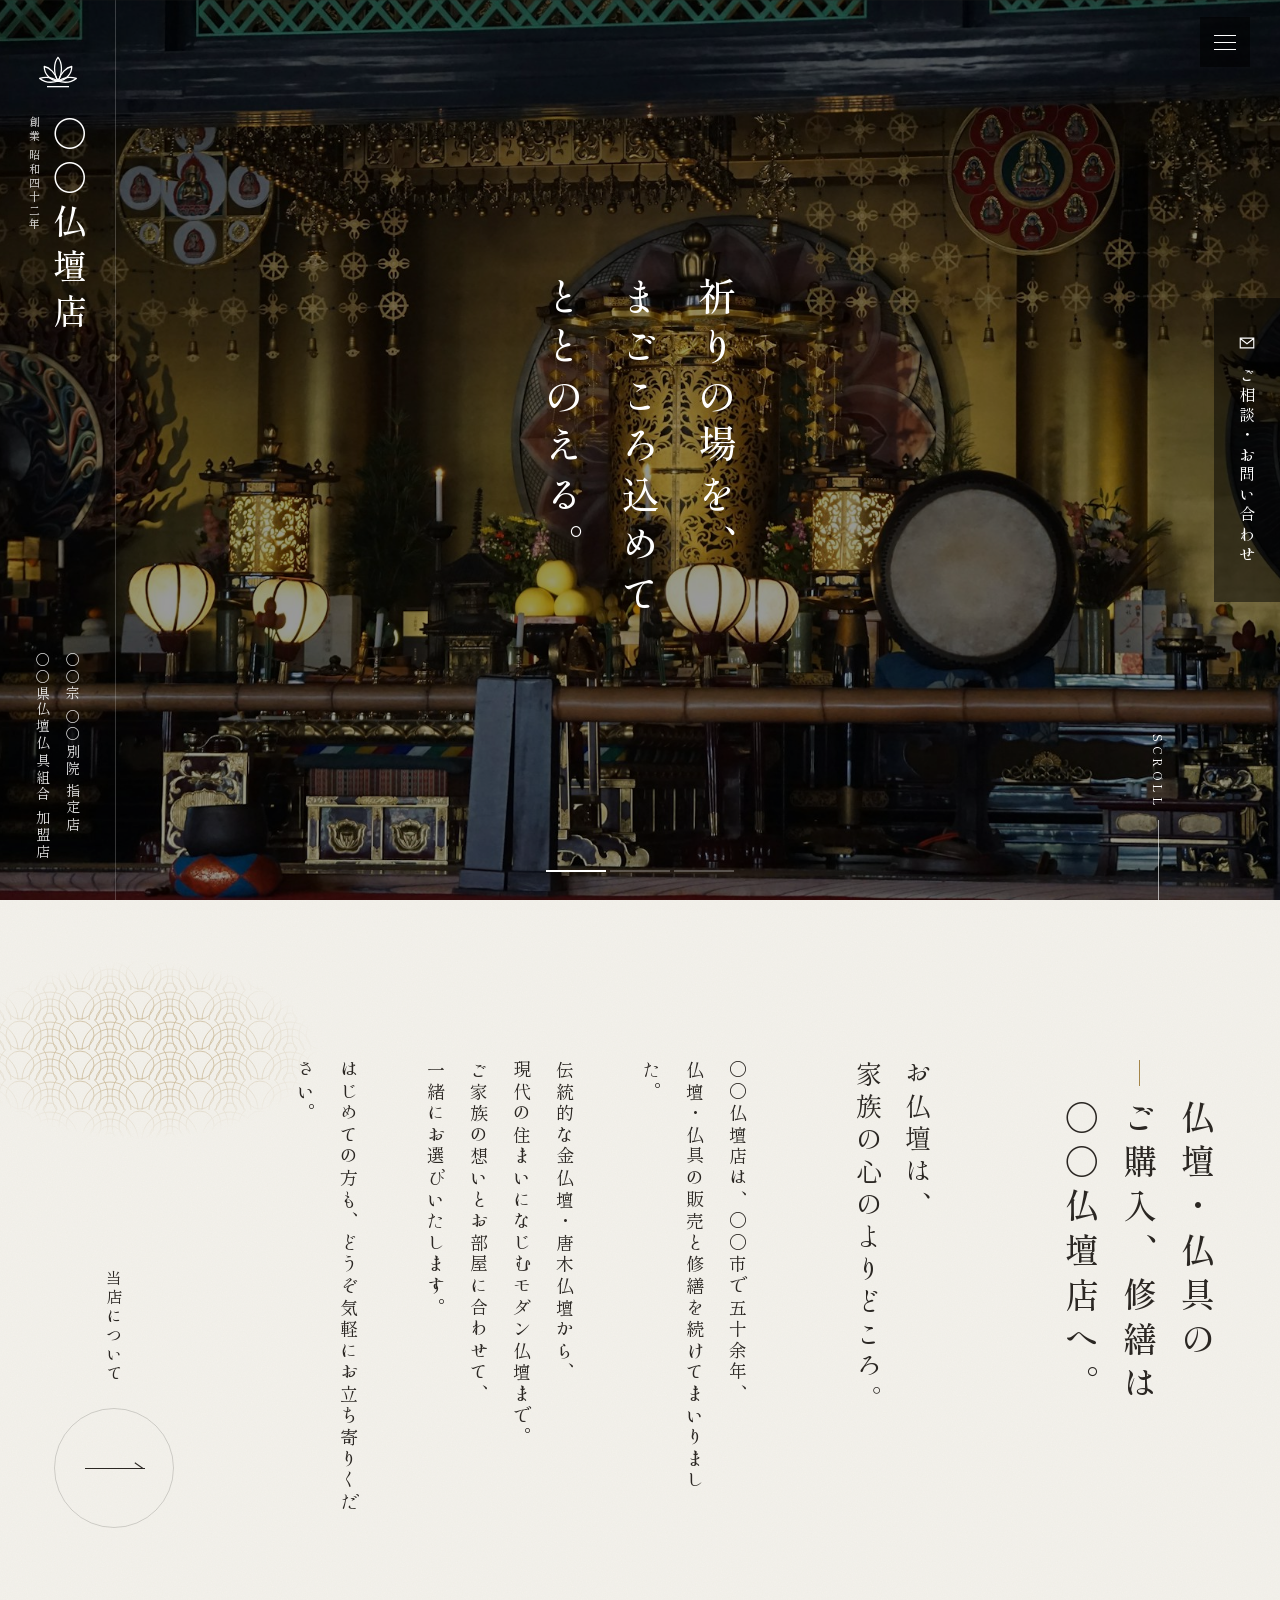
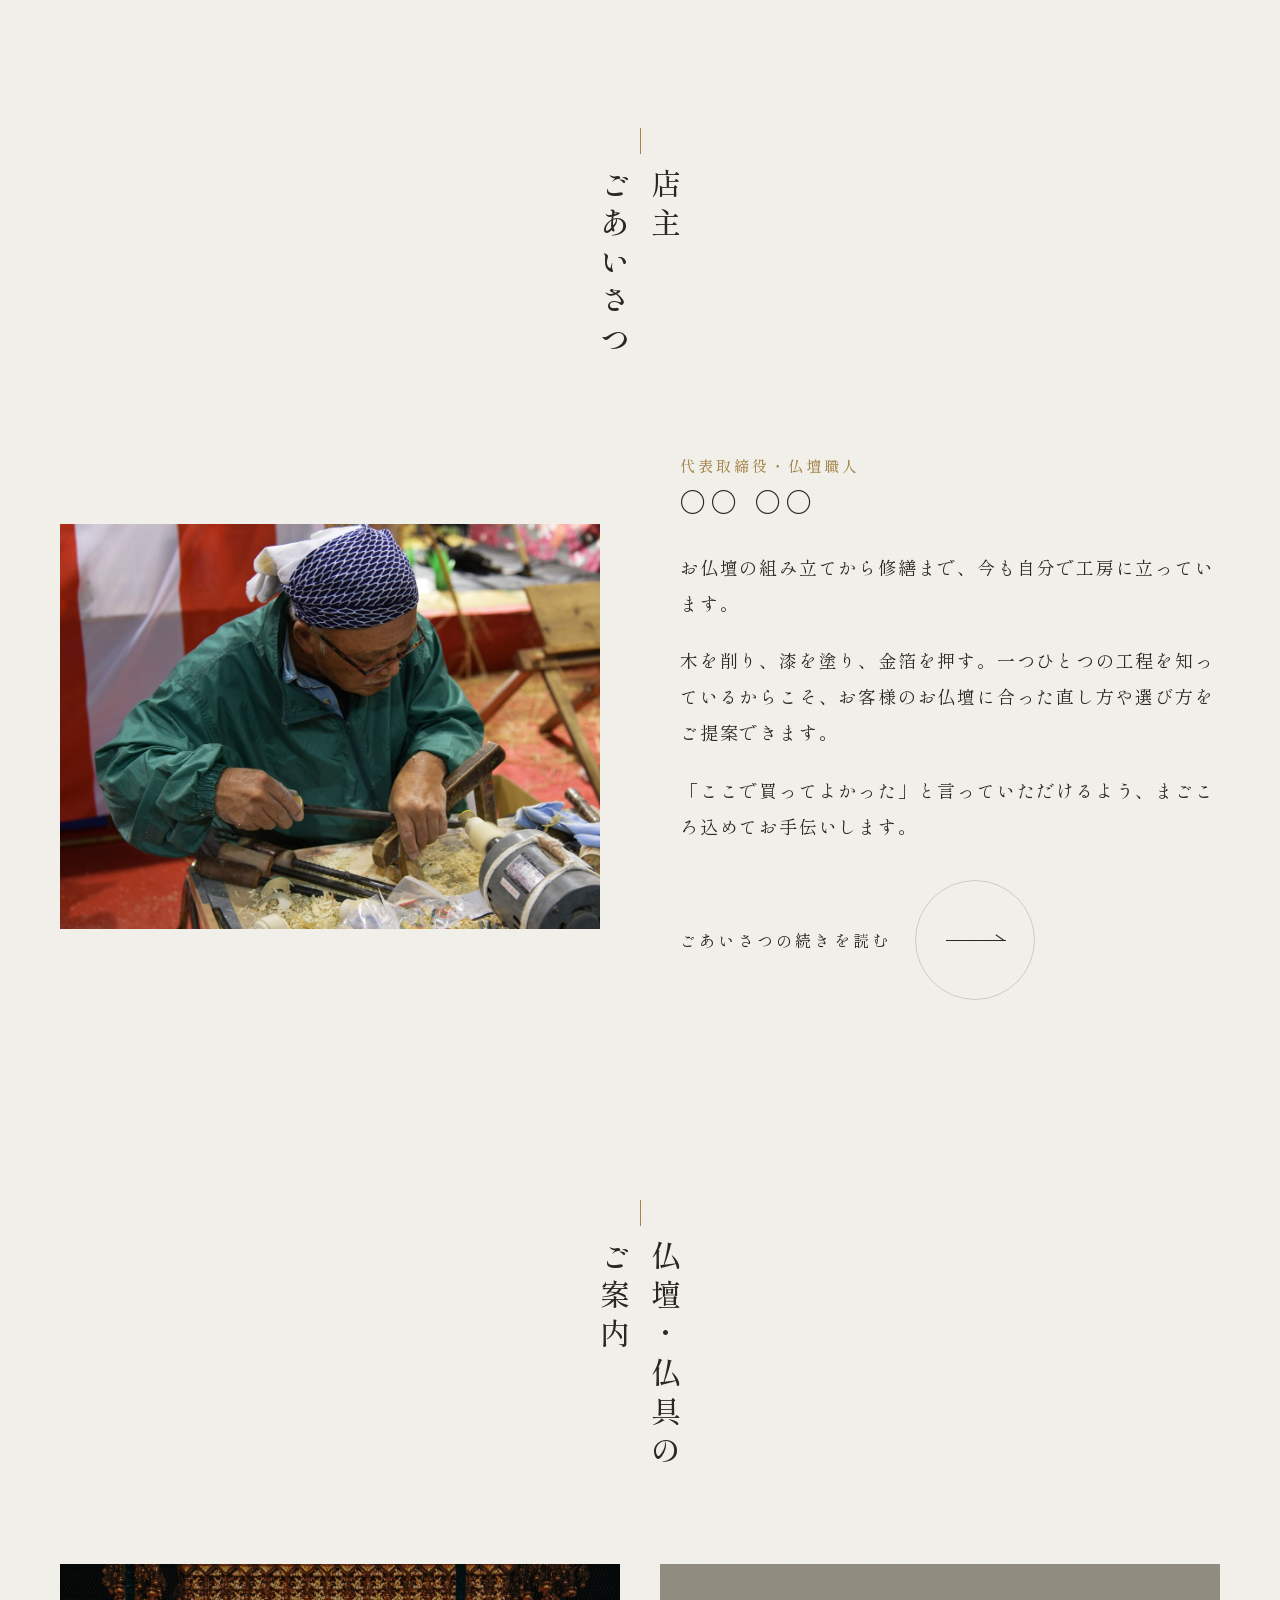
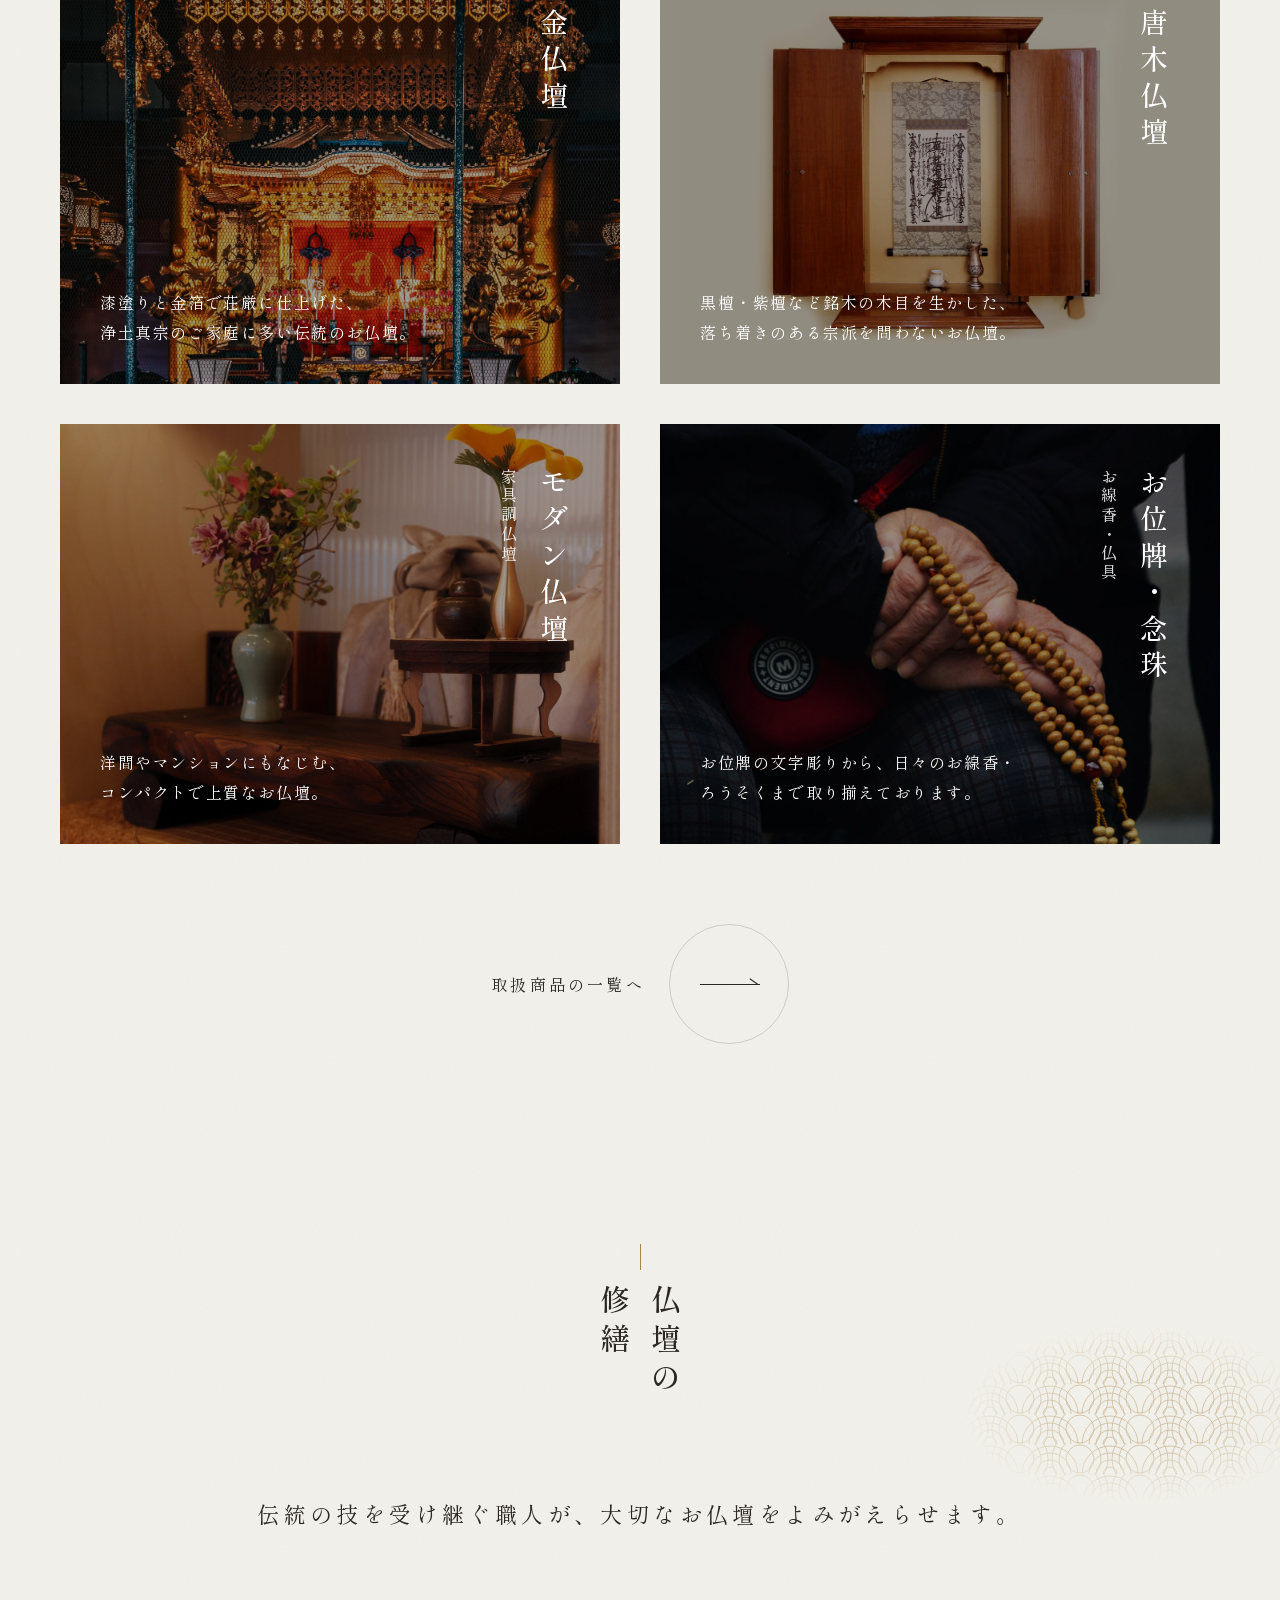
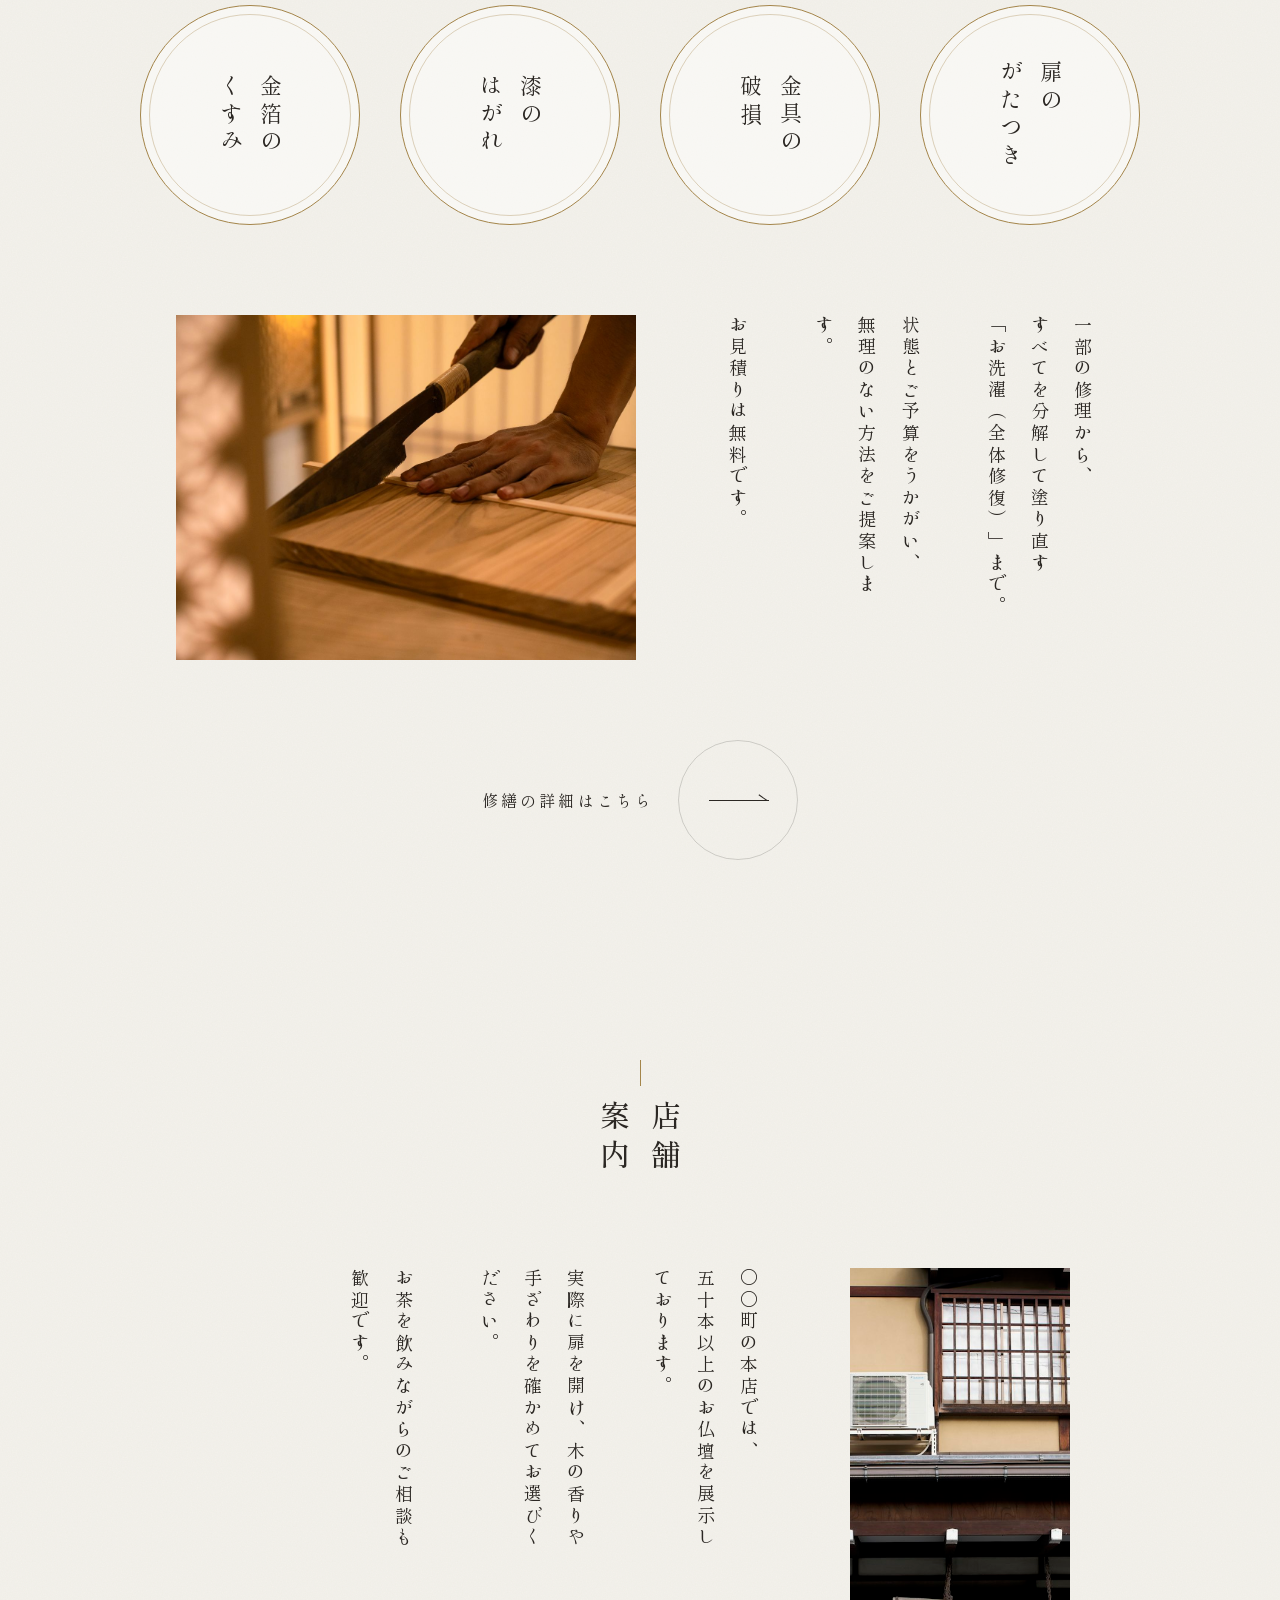
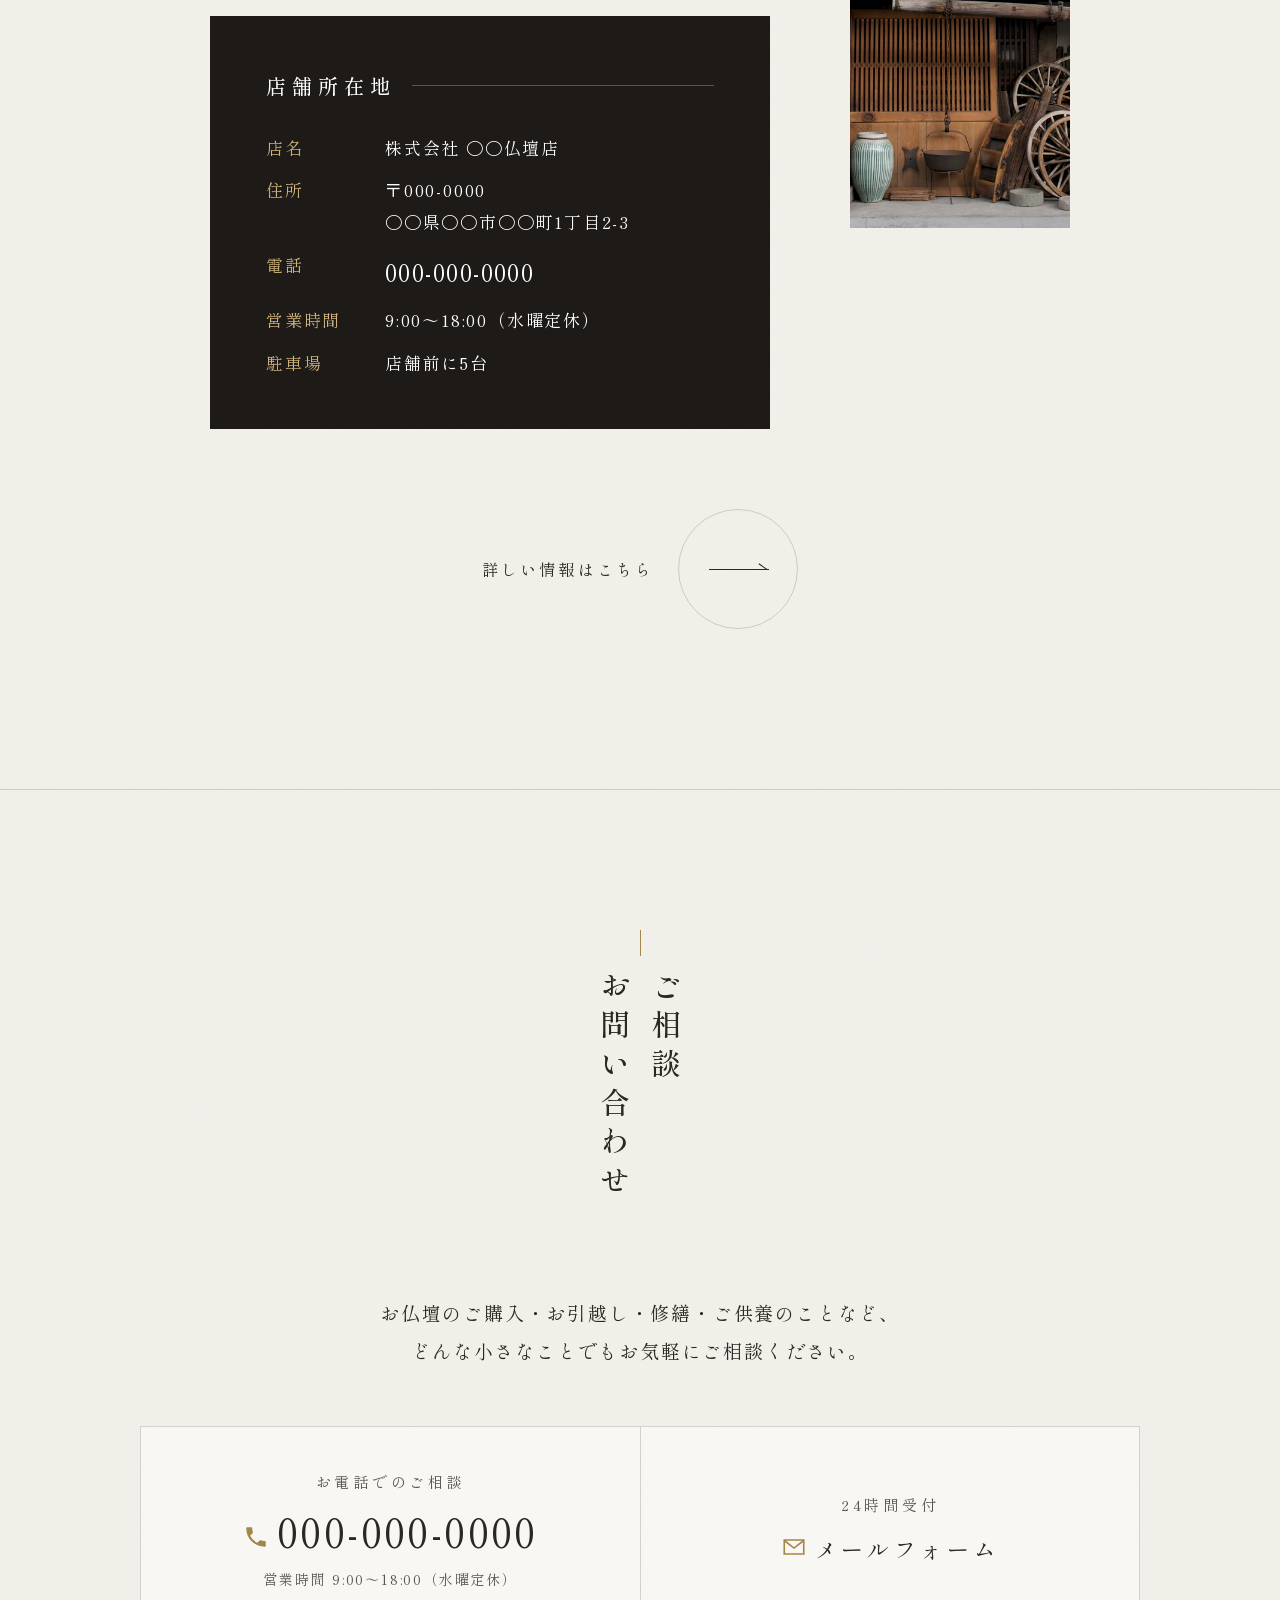
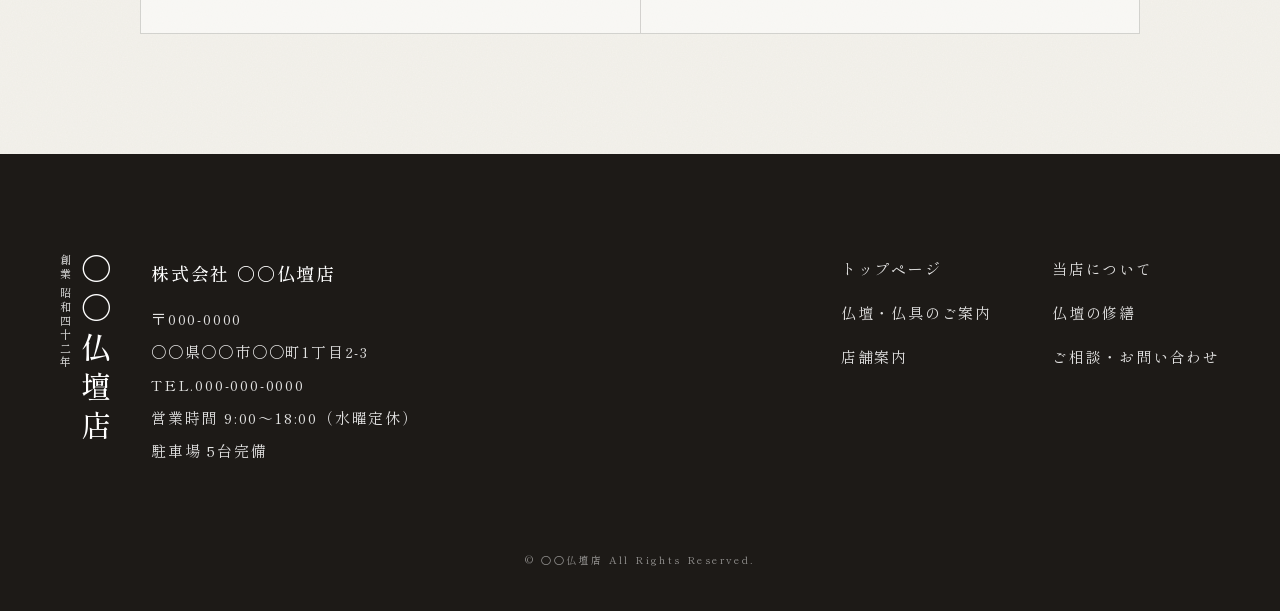
<file: index.html>
<!DOCTYPE html>
<html lang="ja">
<head>
<meta charset="UTF-8">
<meta name="viewport" content="width=device-width, initial-scale=1">
<title>〇〇仏壇店｜〇〇市の仏壇・仏具の販売と修繕</title>
<meta name="description" content="〇〇市の〇〇仏壇店は創業五十余年。金仏壇・唐木仏壇・モダン仏壇の販売、お位牌・仏具、職人による仏壇の修繕（お洗濯）まで、まごころ込めてお手伝いします。">
<script>document.documentElement.classList.add("js");</script>
<link rel="preconnect" href="https://fonts.googleapis.com">
<link rel="preconnect" href="https://fonts.gstatic.com" crossorigin>
<link rel="stylesheet" href="https://fonts.googleapis.com/css2?family=Shippori+Mincho:wght@400;500;600&display=swap">
<link rel="stylesheet" href="assets/css/style.css">
</head>
<body class="is-home">
<div class="page-fade" aria-hidden="true"></div>

<!-- ロゴマーク（蓮）：各所で <use> して使い回す -->
<svg width="0" height="0" style="position:absolute" aria-hidden="true">
  <symbol id="lotus" viewBox="0 0 48 48"><g fill="none" stroke="currentColor" stroke-width="1.4" stroke-linejoin="round"><path d="M24 8c-5 6-5 18 0 26 5-8 5-20 0-26z"/><path d="M24 34c-3-9-9-15-15-16 0 8 6 15 15 16z"/><path d="M24 34c3-9 9-15 15-16 0 8-6 15-15 16z"/><path d="M24 34C18 30 10 29 4 31c5 4 13 5 20 3z"/><path d="M24 34c6-4 14-5 20-3-5 4-13 5-20 3z"/><path d="M12 40h24"/></g></symbol>
  <symbol id="i-tel" viewBox="0 0 24 24"><path fill="currentColor" d="M6.6 10.8a15.1 15.1 0 0 0 6.6 6.6l2.2-2.2c.3-.3.7-.4 1-.2 1.1.4 2.3.6 3.6.6.6 0 1 .4 1 1V20c0 .6-.4 1-1 1A17 17 0 0 1 3 4c0-.6.4-1 1-1h3.5c.6 0 1 .4 1 1 0 1.3.2 2.5.6 3.6.1.3 0 .7-.2 1z"/></symbol>
  <symbol id="i-mail" viewBox="0 0 24 24"><path fill="none" stroke="currentColor" stroke-width="1.5" d="M3 5.5h18v13H3zM3 6l9 7 9-7"/></symbol>
  <symbol id="i-up" viewBox="0 0 24 24"><path fill="none" stroke="currentColor" stroke-width="1.5" d="M5 15l7-7 7 7"/></symbol>
</svg>

<!-- ========== 共通ヘッダー ここから ========== -->
<header class="header">
  <a class="header__logo" href="index.html">
    <svg class="logo-mark" aria-hidden="true"><use href="#lotus"/></svg>
    <span class="logo-name">〇〇仏壇店</span>
  </a>
  <nav class="header__nav" aria-label="グローバルナビゲーション">
    <ul>
      <li><a class="is-current" href="index.html" aria-current="page">トップページ</a></li>
      <li><a href="about/index.html">当店について</a></li>
      <li><a href="products/index.html">仏壇・仏具のご案内</a></li>
      <li><a href="repair/index.html">仏壇の修繕</a></li>
      <li><a href="shop/index.html">店舗案内</a></li>
      <li><a href="contact/index.html">ご相談・お問い合わせ</a></li>
    </ul>
  </nav>
  <a class="header__tel" href="tel:0000000000"><small>お電話でのご相談</small>TEL.000-000-0000</a>
</header>

<button class="menu-btn" type="button" aria-label="メニューを開く" aria-controls="gmenu" aria-expanded="false"><span></span><span></span><span></span></button>
<nav class="gmenu" id="gmenu" aria-label="メニュー">
  <div class="gmenu__inner">
    <ul class="gmenu__list">
      <li><a class="is-current" href="index.html" aria-current="page">トップページ</a></li>
      <li><a href="about/index.html">当店について</a></li>
      <li><a href="products/index.html">仏壇・仏具のご案内</a></li>
      <li><a href="repair/index.html">仏壇の修繕</a></li>
      <li><a href="shop/index.html">店舗案内</a></li>
      <li><a href="contact/index.html">ご相談・お問い合わせ</a></li>
    </ul>
    <div class="gmenu__info">
      〇〇仏壇店<br>
      〒000-0000 〇〇県〇〇市〇〇町1丁目2-3<br>
      <a class="tel" href="tel:0000000000">TEL.000-000-0000</a>
      営業時間 9:00〜18:00（水曜定休）
    </div>
  </div>
</nav>
<!-- ========== 共通ヘッダー ここまで ========== -->

<!-- ========== メインビジュアル ========== -->
<div class="mv" id="top">
  <div class="mv__slides" aria-hidden="true">
    <div class="mv__slide"><img src="assets/img/hero-01.jpg" alt=""></div>
    <div class="mv__slide"><img src="assets/img/hero-02.jpg" alt=""></div>
    <div class="mv__slide"><img src="assets/img/hero-03.jpg" alt=""></div>
  </div>

  <div class="mv__side">
    <h1 class="mv__logo">
      <svg class="logo-mark" aria-hidden="true"><use href="#lotus"/></svg>
      <span class="logo-name">〇〇仏壇店<small>創業 昭和四十二年</small></span>
    </h1>
    <p class="mv__side-text">〇〇宗 〇〇別院 指定店<br>〇〇県仏壇仏具組合 加盟店</p>
  </div>

  <p class="mv__catch">
    <span class="mv__catch-line"><span>祈りの場を、</span></span>
    <span class="mv__catch-line"><span>まごころ込めて</span></span>
    <span class="mv__catch-line"><span>ととのえる。</span></span>
  </p>

  <div class="mv__right">
    <a class="mv__right-link" href="contact/index.html"><svg aria-hidden="true"><use href="#i-mail"/></svg>ご相談・お問い合わせ</a>
  </div>
  <div class="mv__bar" aria-hidden="true"><span></span><span></span><span></span></div>
  <p class="mv__scroll" aria-hidden="true">SCROLL</p>
</div>

<main>

  <!-- ========== ごあいさつ ========== -->
  <section class="section intro">
    <div class="wave-deco" aria-hidden="true"></div>
    <div class="wrapper">
      <div class="intro__inner">
        <h2 class="sec-title fade-up">仏壇・仏具の<br>ご購入、修繕は<br>〇〇仏壇店へ。</h2>
        <div class="v-text fade-up delay-1">
          <p class="em">お仏壇は、<br>家族の心のよりどころ。</p>
          <p>〇〇仏壇店は、〇〇市で五十余年、<br>仏壇・仏具の販売と修繕を続けてまいりました。</p>
          <p>伝統的な金仏壇・唐木仏壇から、<br>現代の住まいになじむモダン仏壇まで。<br>ご家族の想いとお部屋に合わせて、<br>一緒にお選びいたします。</p>
          <p>はじめての方も、どうぞ気軽にお立ち寄りください。</p>
        </div>
        <a class="circle-link fade-up delay-2" href="about/index.html">当店について<span class="circle-link__arrow" aria-hidden="true"></span></a>
      </div>
    </div>
  </section>

  <!-- ========== 店主ごあいさつ ========== -->
  <section class="section owner">
    <div class="wrapper">
      <h2 class="sec-title sec-title--center fade-up">店主<br>ごあいさつ</h2>
      <div class="media">
        <div class="media__img fade-up"><img src="assets/img/owner.jpg" alt="工房でノミを使い、木を彫る店主" loading="lazy"></div>
        <div class="media__body fade-up delay-1">
          <h3 class="media__title"><small>代表取締役・仏壇職人</small>〇〇 〇〇</h3>
          <p>お仏壇の組み立てから修繕まで、今も自分で工房に立っています。</p>
          <p>木を削り、漆を塗り、金箔を押す。一つひとつの工程を知っているからこそ、お客様のお仏壇に合った直し方や選び方をご提案できます。</p>
          <p>「ここで買ってよかった」と言っていただけるよう、まごころ込めてお手伝いします。</p>
          <a class="circle-link owner__link" href="about/index.html">ごあいさつの続きを読む<span class="circle-link__arrow" aria-hidden="true"></span></a>
        </div>
      </div>
    </div>
  </section>

  <!-- ========== 仏壇・仏具のご案内 ========== -->
  <section class="section">
    <div class="wrapper">
      <h2 class="sec-title sec-title--center fade-up">仏壇・仏具の<br>ご案内</h2>
      <div class="cards">
        <a class="card fade-up" href="products/index.html#kin">
          <img src="assets/img/prod-kin.jpg" alt="金箔と漆で仕上げられた荘厳な金仏壇" loading="lazy">
          <h3 class="card__title">金仏壇</h3>
          <p class="card__text">漆塗りと金箔で荘厳に仕上げた、<br>浄土真宗のご家庭に多い伝統のお仏壇。</p>
        </a>
        <a class="card fade-up delay-1" href="products/index.html#karaki">
          <img src="assets/img/prod-karaki.jpg" alt="木目の美しい唐木仏壇" loading="lazy">
          <h3 class="card__title">唐木仏壇</h3>
          <p class="card__text">黒檀・紫檀など銘木の木目を生かした、<br>落ち着きのある宗派を問わないお仏壇。</p>
        </a>
        <a class="card fade-up" href="products/index.html#modern">
          <img src="assets/img/prod-modern.jpg" alt="リビングになじむ家具調のモダン仏壇" loading="lazy">
          <h3 class="card__title">モダン仏壇<small>家具調仏壇</small></h3>
          <p class="card__text">洋間やマンションにもなじむ、<br>コンパクトで上質なお仏壇。</p>
        </a>
        <a class="card fade-up delay-1" href="products/index.html#butsugu">
          <img src="assets/img/prod-butsugu.jpg" alt="念珠を手にして合掌する様子" loading="lazy">
          <h3 class="card__title">お位牌・念珠<small>お線香・仏具</small></h3>
          <p class="card__text">お位牌の文字彫りから、日々のお線香・<br>ろうそくまで取り揃えております。</p>
        </a>
      </div>
      <div class="more-link fade-up">
        <a class="circle-link" href="products/index.html">取扱商品の一覧へ<span class="circle-link__arrow" aria-hidden="true"></span></a>
      </div>
    </div>
  </section>

  <!-- ========== 仏壇の修繕 ========== -->
  <section class="section">
    <div class="wave-deco" aria-hidden="true" style="right:-40px;top:120px"></div>
    <div class="wrapper">
      <h2 class="sec-title sec-title--center fade-up">仏壇の<br>修繕</h2>
      <p class="repair__lead fade-up">伝統の技を受け継ぐ職人が、<br class="sp-only">大切なお仏壇をよみがえらせます。</p>
      <ul class="troubles">
        <li class="trouble fade-up">金箔の<br>くすみ</li>
        <li class="trouble fade-up delay-1">漆の<br>はがれ</li>
        <li class="trouble fade-up delay-2">金具の<br>破損</li>
        <li class="trouble fade-up delay-3">扉の<br>がたつき</li>
      </ul>
      <div class="repair__body">
        <div class="v-text fade-up">
          <p>一部の修理から、<br>すべてを分解して塗り直す<br>「お洗濯（全体修復）」まで。</p>
          <p>状態とご予算をうかがい、<br>無理のない方法をご提案します。</p>
          <p>お見積りは無料です。</p>
        </div>
        <img class="repair__img fade-up delay-1" src="assets/img/repair.jpg" alt="金箔の装飾を修復する職人" loading="lazy">
      </div>
      <div class="more-link fade-up">
        <a class="circle-link" href="repair/index.html">修繕の詳細はこちら<span class="circle-link__arrow" aria-hidden="true"></span></a>
      </div>
    </div>
  </section>

  <!-- ========== 店舗案内 ========== -->
  <section class="section">
    <div class="wrapper">
      <h2 class="sec-title sec-title--center fade-up">店舗<br>案内</h2>
      <div class="shop__inner">
        <img class="shop__side-img fade-up" src="assets/img/shop.jpg" alt="〇〇仏壇店の店構え" loading="lazy">
        <div class="shop__main">
          <div class="v-text fade-up delay-1">
            <p>〇〇町の本店では、<br>五十本以上のお仏壇を展示しております。</p>
            <p>実際に扉を開け、木の香りや<br>手ざわりを確かめてお選びください。</p>
            <p>お茶を飲みながらのご相談も歓迎です。</p>
          </div>
          <div class="info-box fade-up delay-2">
            <h3 class="info-box__title">店舗所在地</h3>
            <dl>
              <dt>店名</dt><dd>株式会社 〇〇仏壇店</dd>
              <dt>住所</dt><dd>〒000-0000<br>〇〇県〇〇市〇〇町1丁目2-3</dd>
              <dt>電話</dt><dd><a class="big-tel" href="tel:0000000000">000-000-0000</a></dd>
              <dt>営業時間</dt><dd>9:00〜18:00（水曜定休）</dd>
              <dt>駐車場</dt><dd>店舗前に5台</dd>
            </dl>
          </div>
        </div>
      </div>
      <div class="more-link fade-up">
        <a class="circle-link" href="shop/index.html">詳しい情報はこちら<span class="circle-link__arrow" aria-hidden="true"></span></a>
      </div>
    </div>
  </section>

</main>

<!-- ========== お問い合わせ帯（共通） ========== -->
<section class="contact-band" aria-labelledby="contact-band-title">
  <div class="wrapper">
    <h2 class="sec-title sec-title--center fade-up" id="contact-band-title">ご相談<br>お問い合わせ</h2>
    <p class="contact-band__lead fade-up">お仏壇のご購入・お引越し・修繕・ご供養のことなど、<br class="pc-only">どんな小さなことでもお気軽にご相談ください。</p>
    <div class="contact-box fade-up">
      <div>
        <p class="contact-box__label">お電話でのご相談</p>
        <a class="contact-box__tel" href="tel:0000000000"><svg aria-hidden="true"><use href="#i-tel"/></svg>000-000-0000</a>
        <p class="contact-box__note">営業時間 9:00〜18:00（水曜定休）</p>
      </div>
      <a class="contact-box__mail" href="contact/index.html">
        <span class="contact-box__label">24時間受付</span>
        <span><svg aria-hidden="true"><use href="#i-mail"/></svg>メールフォーム</span>
      </a>
    </div>
  </div>
</section>

<!-- ========== 共通フッター ========== -->
<footer class="footer">
  <div class="wrapper">
    <div class="footer__inner">
      <div class="footer__brand">
        <p class="logo-name">〇〇仏壇店<small>創業 昭和四十二年</small></p>
        <address class="footer__address">
          <strong>株式会社 〇〇仏壇店</strong>
          〒000-0000<br>
          〇〇県〇〇市〇〇町1丁目2-3<br>
          TEL.000-000-0000<br>
          営業時間 9:00〜18:00（水曜定休）<br>
          駐車場 5台完備
        </address>
      </div>
      <nav class="footer__nav" aria-label="フッターナビゲーション">
        <ul>
      <li><a href="index.html">トップページ</a></li>
      <li><a href="about/index.html">当店について</a></li>
      <li><a href="products/index.html">仏壇・仏具のご案内</a></li>
      <li><a href="repair/index.html">仏壇の修繕</a></li>
      <li><a href="shop/index.html">店舗案内</a></li>
      <li><a href="contact/index.html">ご相談・お問い合わせ</a></li>
        </ul>
      </nav>
    </div>
    <p class="footer__copy"><small>&copy; 〇〇仏壇店 All Rights Reserved.</small></p>
  </div>
</footer>

<a class="to-top" href="#top" aria-label="ページの先頭へ"><svg aria-hidden="true"><use href="#i-up"/></svg></a>

<div class="sp-cta">
  <a href="tel:0000000000">電話で相談</a>
  <a href="contact/index.html">メールで相談</a>
</div>

<script src="assets/js/main.js"></script>
</body>
</html>
</file>
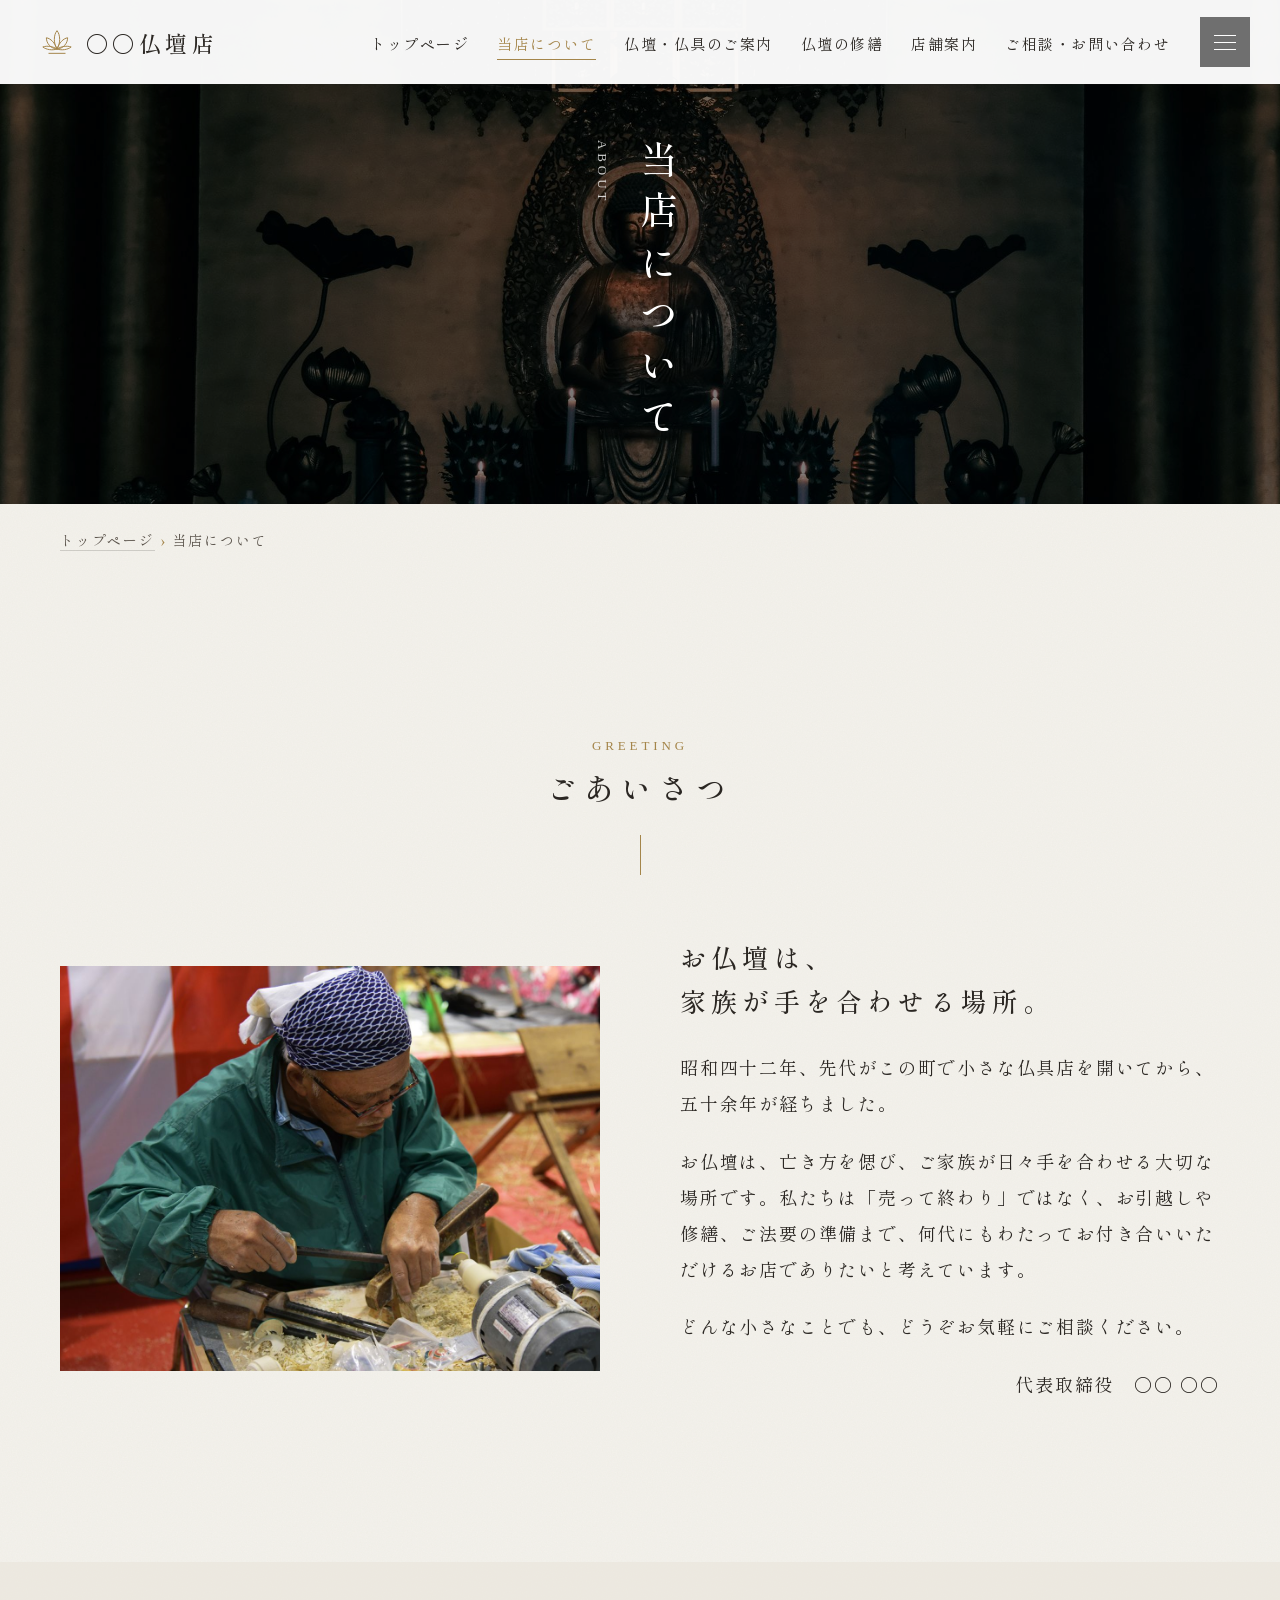
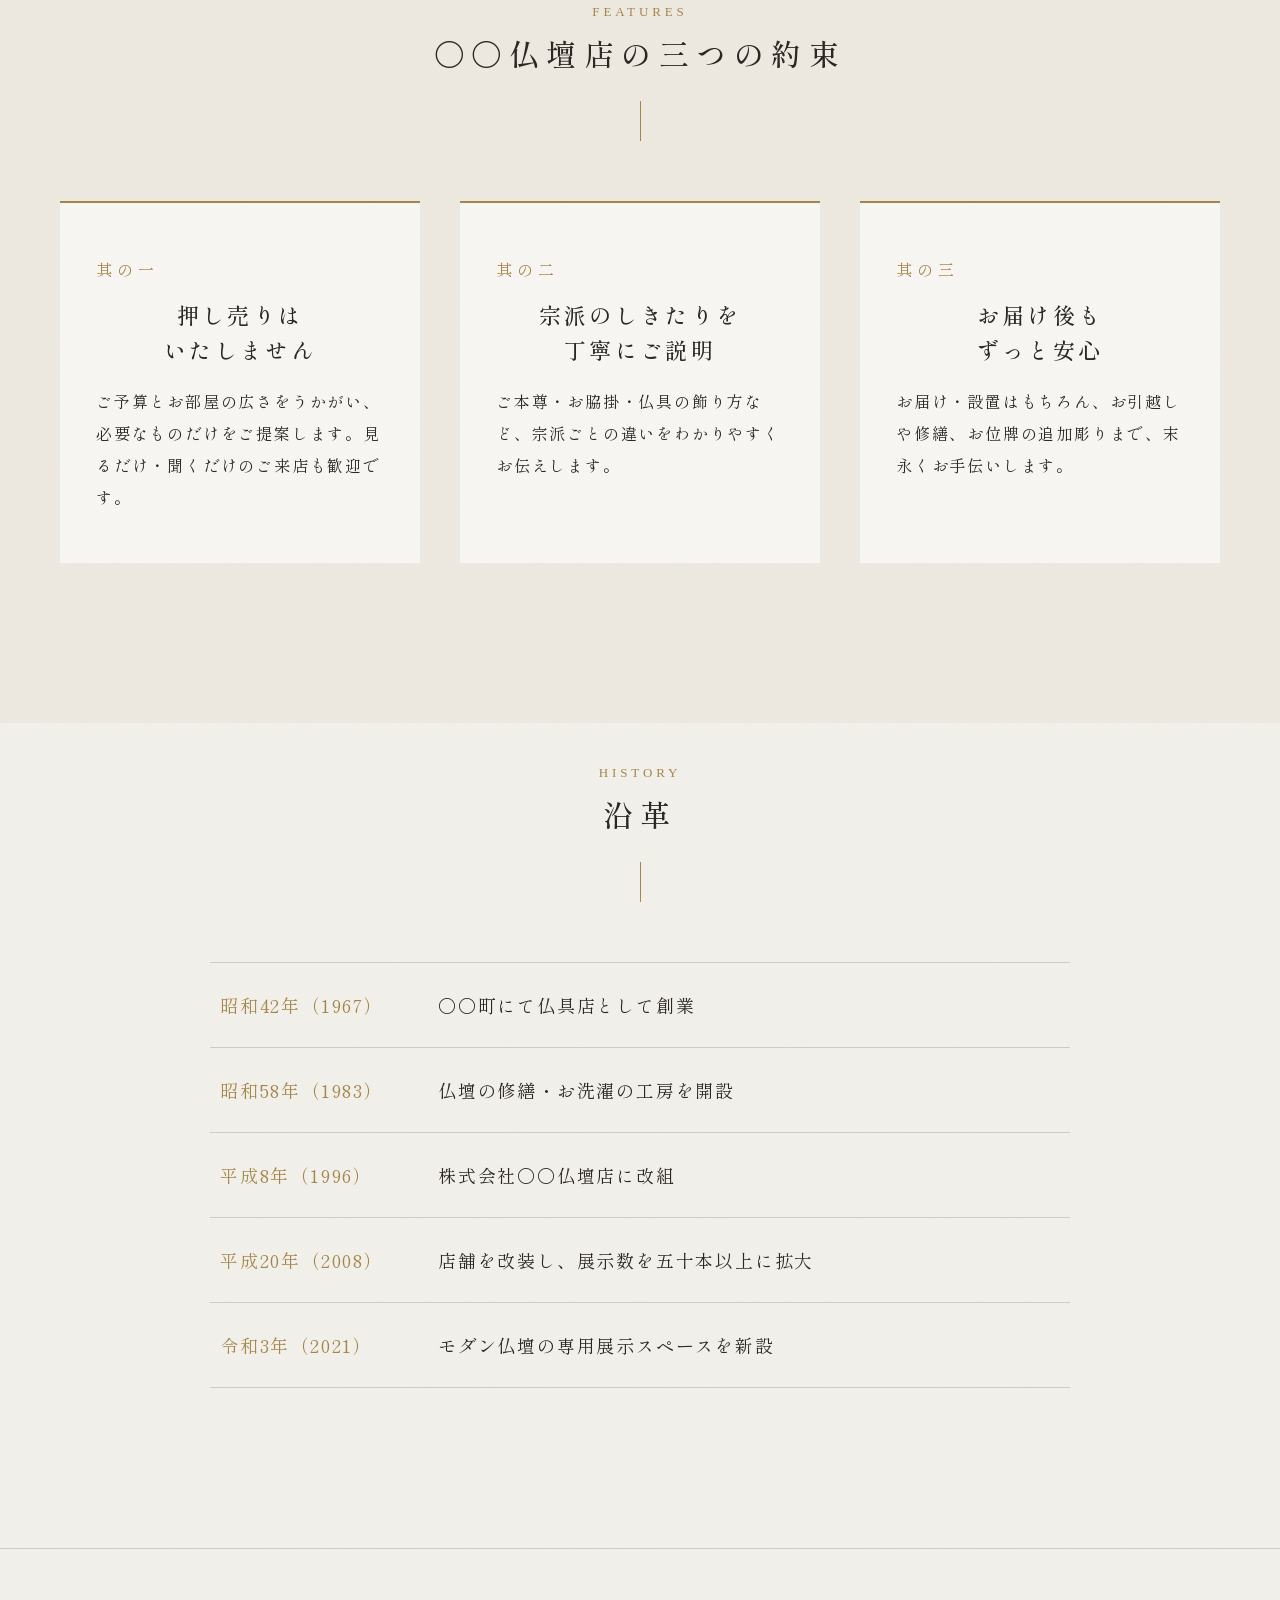
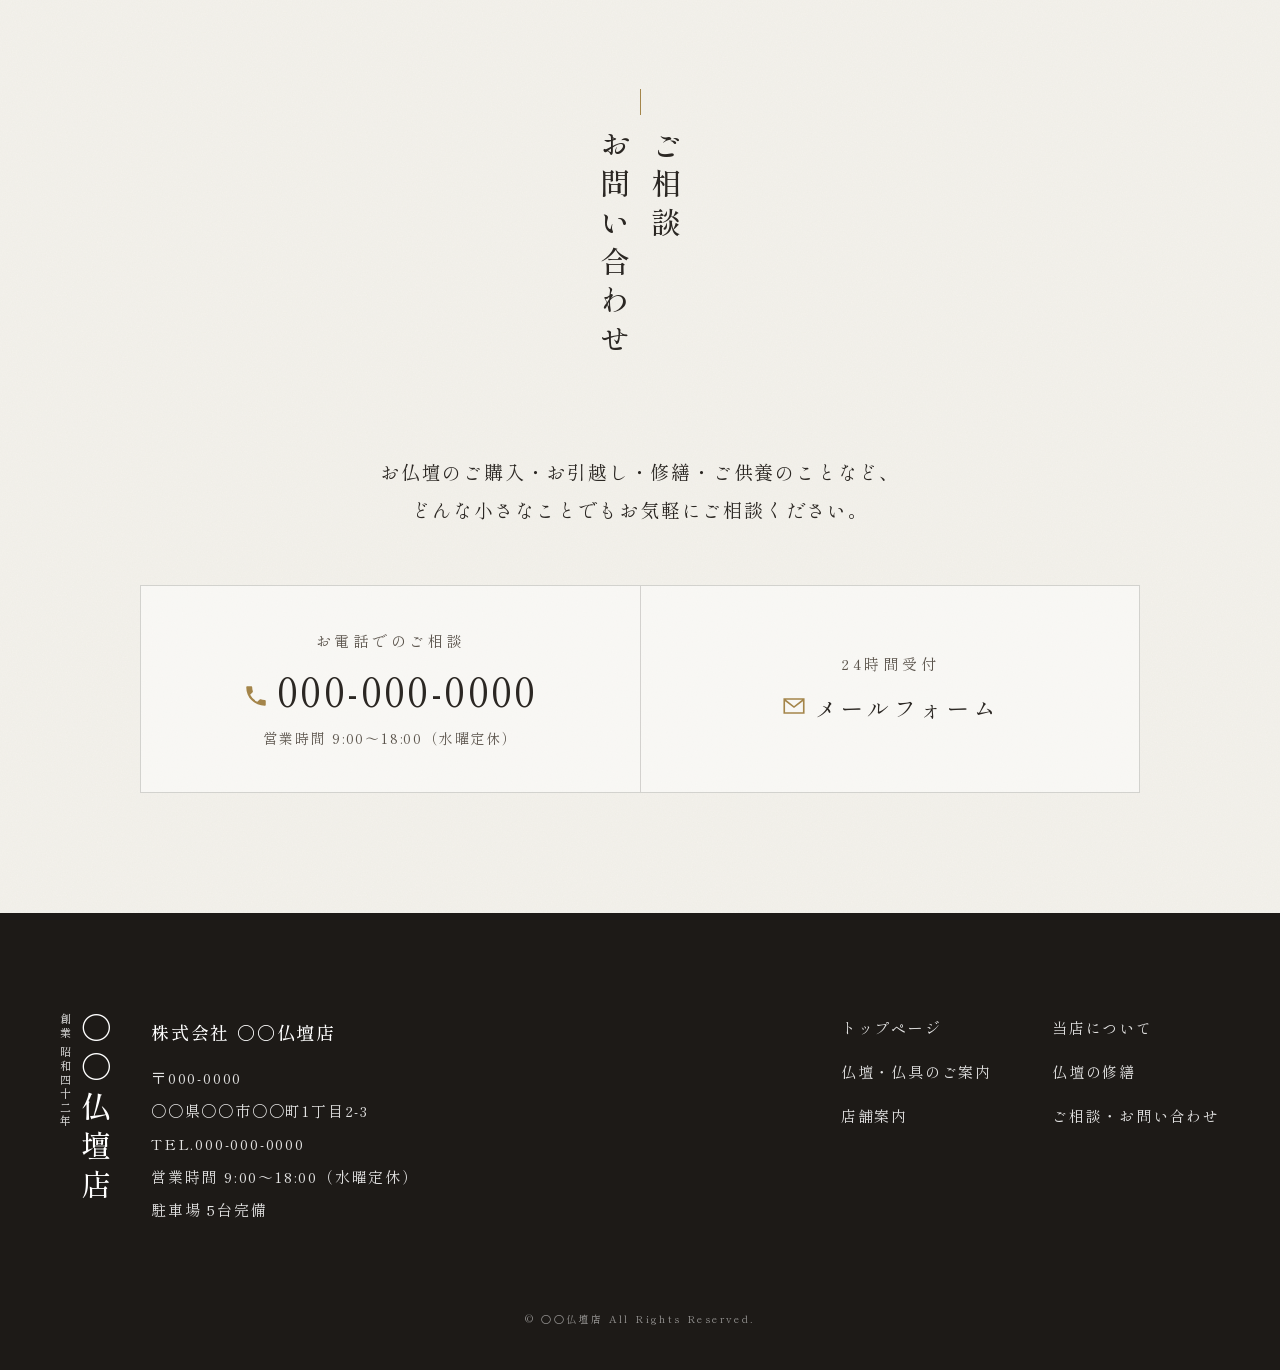
<file: about/index.html>
<!DOCTYPE html>
<html lang="ja">
<head>
<meta charset="UTF-8">
<meta name="viewport" content="width=device-width, initial-scale=1">
<title>当店について｜〇〇仏壇店</title>
<meta name="description" content="〇〇仏壇店のごあいさつ、三つの約束、沿革をご紹介します。">
<script>document.documentElement.classList.add("js");</script>
<link rel="preconnect" href="https://fonts.googleapis.com">
<link rel="preconnect" href="https://fonts.gstatic.com" crossorigin>
<link rel="stylesheet" href="https://fonts.googleapis.com/css2?family=Shippori+Mincho:wght@400;500;600&display=swap">
<link rel="stylesheet" href="../assets/css/style.css">
</head>
<body class="is-sub">
<div class="page-fade" aria-hidden="true"></div>

<!-- ロゴマーク（蓮）：各所で <use> して使い回す -->
<svg width="0" height="0" style="position:absolute" aria-hidden="true">
  <symbol id="lotus" viewBox="0 0 48 48"><g fill="none" stroke="currentColor" stroke-width="1.4" stroke-linejoin="round"><path d="M24 8c-5 6-5 18 0 26 5-8 5-20 0-26z"/><path d="M24 34c-3-9-9-15-15-16 0 8 6 15 15 16z"/><path d="M24 34c3-9 9-15 15-16 0 8-6 15-15 16z"/><path d="M24 34C18 30 10 29 4 31c5 4 13 5 20 3z"/><path d="M24 34c6-4 14-5 20-3-5 4-13 5-20 3z"/><path d="M12 40h24"/></g></symbol>
  <symbol id="i-tel" viewBox="0 0 24 24"><path fill="currentColor" d="M6.6 10.8a15.1 15.1 0 0 0 6.6 6.6l2.2-2.2c.3-.3.7-.4 1-.2 1.1.4 2.3.6 3.6.6.6 0 1 .4 1 1V20c0 .6-.4 1-1 1A17 17 0 0 1 3 4c0-.6.4-1 1-1h3.5c.6 0 1 .4 1 1 0 1.3.2 2.5.6 3.6.1.3 0 .7-.2 1z"/></symbol>
  <symbol id="i-mail" viewBox="0 0 24 24"><path fill="none" stroke="currentColor" stroke-width="1.5" d="M3 5.5h18v13H3zM3 6l9 7 9-7"/></symbol>
  <symbol id="i-up" viewBox="0 0 24 24"><path fill="none" stroke="currentColor" stroke-width="1.5" d="M5 15l7-7 7 7"/></symbol>
</svg>

<!-- ========== 共通ヘッダー ここから ========== -->
<header class="header">
  <a class="header__logo" href="../index.html">
    <svg class="logo-mark" aria-hidden="true"><use href="#lotus"/></svg>
    <span class="logo-name">〇〇仏壇店</span>
  </a>
  <nav class="header__nav" aria-label="グローバルナビゲーション">
    <ul>
      <li><a href="../index.html">トップページ</a></li>
      <li><a class="is-current" href="../about/index.html" aria-current="page">当店について</a></li>
      <li><a href="../products/index.html">仏壇・仏具のご案内</a></li>
      <li><a href="../repair/index.html">仏壇の修繕</a></li>
      <li><a href="../shop/index.html">店舗案内</a></li>
      <li><a href="../contact/index.html">ご相談・お問い合わせ</a></li>
    </ul>
  </nav>
  <a class="header__tel" href="tel:0000000000"><small>お電話でのご相談</small>TEL.000-000-0000</a>
</header>

<button class="menu-btn" type="button" aria-label="メニューを開く" aria-controls="gmenu" aria-expanded="false"><span></span><span></span><span></span></button>
<nav class="gmenu" id="gmenu" aria-label="メニュー">
  <div class="gmenu__inner">
    <ul class="gmenu__list">
      <li><a href="../index.html">トップページ</a></li>
      <li><a class="is-current" href="../about/index.html" aria-current="page">当店について</a></li>
      <li><a href="../products/index.html">仏壇・仏具のご案内</a></li>
      <li><a href="../repair/index.html">仏壇の修繕</a></li>
      <li><a href="../shop/index.html">店舗案内</a></li>
      <li><a href="../contact/index.html">ご相談・お問い合わせ</a></li>
    </ul>
    <div class="gmenu__info">
      〇〇仏壇店<br>
      〒000-0000 〇〇県〇〇市〇〇町1丁目2-3<br>
      <a class="tel" href="tel:0000000000">TEL.000-000-0000</a>
      営業時間 9:00〜18:00（水曜定休）
    </div>
  </div>
</nav>
<!-- ========== 共通ヘッダー ここまで ========== -->

<div class="page-hero" id="top">
  <img src="../assets/img/about.jpg" alt="">
  <h1 class="page-hero__title">当店について<small>ABOUT</small></h1>
</div>
<nav class="breadcrumb" aria-label="パンくずリスト">
  <ol>
    <li><a href="../index.html">トップページ</a></li>
    <li aria-current="page">当店について</li>
  </ol>
</nav>
<main>
  <section class="section">
    <div class="wrapper">
      <h2 class="h-title fade-up"><small>GREETING</small>ごあいさつ</h2>
      <div class="media">
        <div class="media__img fade-up"><img src="../assets/img/owner.jpg" alt="工房でノミを使い、木を彫る店主" loading="lazy"></div>
        <div class="media__body fade-up delay-1">
          <h3 class="media__title">お仏壇は、<br>家族が手を合わせる場所。</h3>
          <p>昭和四十二年、先代がこの町で小さな仏具店を開いてから、五十余年が経ちました。</p>
          <p>お仏壇は、亡き方を偲び、ご家族が日々手を合わせる大切な場所です。私たちは「売って終わり」ではなく、お引越しや修繕、ご法要の準備まで、何代にもわたってお付き合いいただけるお店でありたいと考えています。</p>
          <p>どんな小さなことでも、どうぞお気軽にご相談ください。</p>
          <p class="signature">代表取締役　〇〇 〇〇</p>
        </div>
      </div>
    </div>
  </section>

  <section class="section bg-deep">
    <div class="wrapper">
      <h2 class="h-title fade-up"><small>FEATURES</small>〇〇仏壇店の三つの約束</h2>
      <div class="features">
        <div class="feature fade-up">
          <p class="feature__num">其の一</p>
          <h3 class="feature__title">押し売りは<br>いたしません</h3>
          <p>ご予算とお部屋の広さをうかがい、必要なものだけをご提案します。見るだけ・聞くだけのご来店も歓迎です。</p>
        </div>
        <div class="feature fade-up delay-1">
          <p class="feature__num">其の二</p>
          <h3 class="feature__title">宗派のしきたりを<br>丁寧にご説明</h3>
          <p>ご本尊・お脇掛・仏具の飾り方など、宗派ごとの違いをわかりやすくお伝えします。</p>
        </div>
        <div class="feature fade-up delay-2">
          <p class="feature__num">其の三</p>
          <h3 class="feature__title">お届け後も<br>ずっと安心</h3>
          <p>お届け・設置はもちろん、お引越しや修繕、お位牌の追加彫りまで、末永くお手伝いします。</p>
        </div>
      </div>
    </div>
  </section>

  <section class="section">
    <div class="wrapper">
      <h2 class="h-title fade-up"><small>HISTORY</small>沿革</h2>
      <ol class="history fade-up">
        <li><time>昭和42年（1967）</time><span>〇〇町にて仏具店として創業</span></li>
        <li><time>昭和58年（1983）</time><span>仏壇の修繕・お洗濯の工房を開設</span></li>
        <li><time>平成8年（1996）</time><span>株式会社〇〇仏壇店に改組</span></li>
        <li><time>平成20年（2008）</time><span>店舗を改装し、展示数を五十本以上に拡大</span></li>
        <li><time>令和3年（2021）</time><span>モダン仏壇の専用展示スペースを新設</span></li>
      </ol>
    </div>
  </section>
</main>

<!-- ========== お問い合わせ帯（共通） ========== -->
<section class="contact-band" aria-labelledby="contact-band-title">
  <div class="wrapper">
    <h2 class="sec-title sec-title--center fade-up" id="contact-band-title">ご相談<br>お問い合わせ</h2>
    <p class="contact-band__lead fade-up">お仏壇のご購入・お引越し・修繕・ご供養のことなど、<br class="pc-only">どんな小さなことでもお気軽にご相談ください。</p>
    <div class="contact-box fade-up">
      <div>
        <p class="contact-box__label">お電話でのご相談</p>
        <a class="contact-box__tel" href="tel:0000000000"><svg aria-hidden="true"><use href="#i-tel"/></svg>000-000-0000</a>
        <p class="contact-box__note">営業時間 9:00〜18:00（水曜定休）</p>
      </div>
      <a class="contact-box__mail" href="../contact/index.html">
        <span class="contact-box__label">24時間受付</span>
        <span><svg aria-hidden="true"><use href="#i-mail"/></svg>メールフォーム</span>
      </a>
    </div>
  </div>
</section>

<!-- ========== 共通フッター ========== -->
<footer class="footer">
  <div class="wrapper">
    <div class="footer__inner">
      <div class="footer__brand">
        <p class="logo-name">〇〇仏壇店<small>創業 昭和四十二年</small></p>
        <address class="footer__address">
          <strong>株式会社 〇〇仏壇店</strong>
          〒000-0000<br>
          〇〇県〇〇市〇〇町1丁目2-3<br>
          TEL.000-000-0000<br>
          営業時間 9:00〜18:00（水曜定休）<br>
          駐車場 5台完備
        </address>
      </div>
      <nav class="footer__nav" aria-label="フッターナビゲーション">
        <ul>
      <li><a href="../index.html">トップページ</a></li>
      <li><a href="../about/index.html">当店について</a></li>
      <li><a href="../products/index.html">仏壇・仏具のご案内</a></li>
      <li><a href="../repair/index.html">仏壇の修繕</a></li>
      <li><a href="../shop/index.html">店舗案内</a></li>
      <li><a href="../contact/index.html">ご相談・お問い合わせ</a></li>
        </ul>
      </nav>
    </div>
    <p class="footer__copy"><small>&copy; 〇〇仏壇店 All Rights Reserved.</small></p>
  </div>
</footer>

<a class="to-top" href="#top" aria-label="ページの先頭へ"><svg aria-hidden="true"><use href="#i-up"/></svg></a>

<div class="sp-cta">
  <a href="tel:0000000000">電話で相談</a>
  <a href="../contact/index.html">メールで相談</a>
</div>

<script src="../assets/js/main.js"></script>
</body>
</html>
</file>
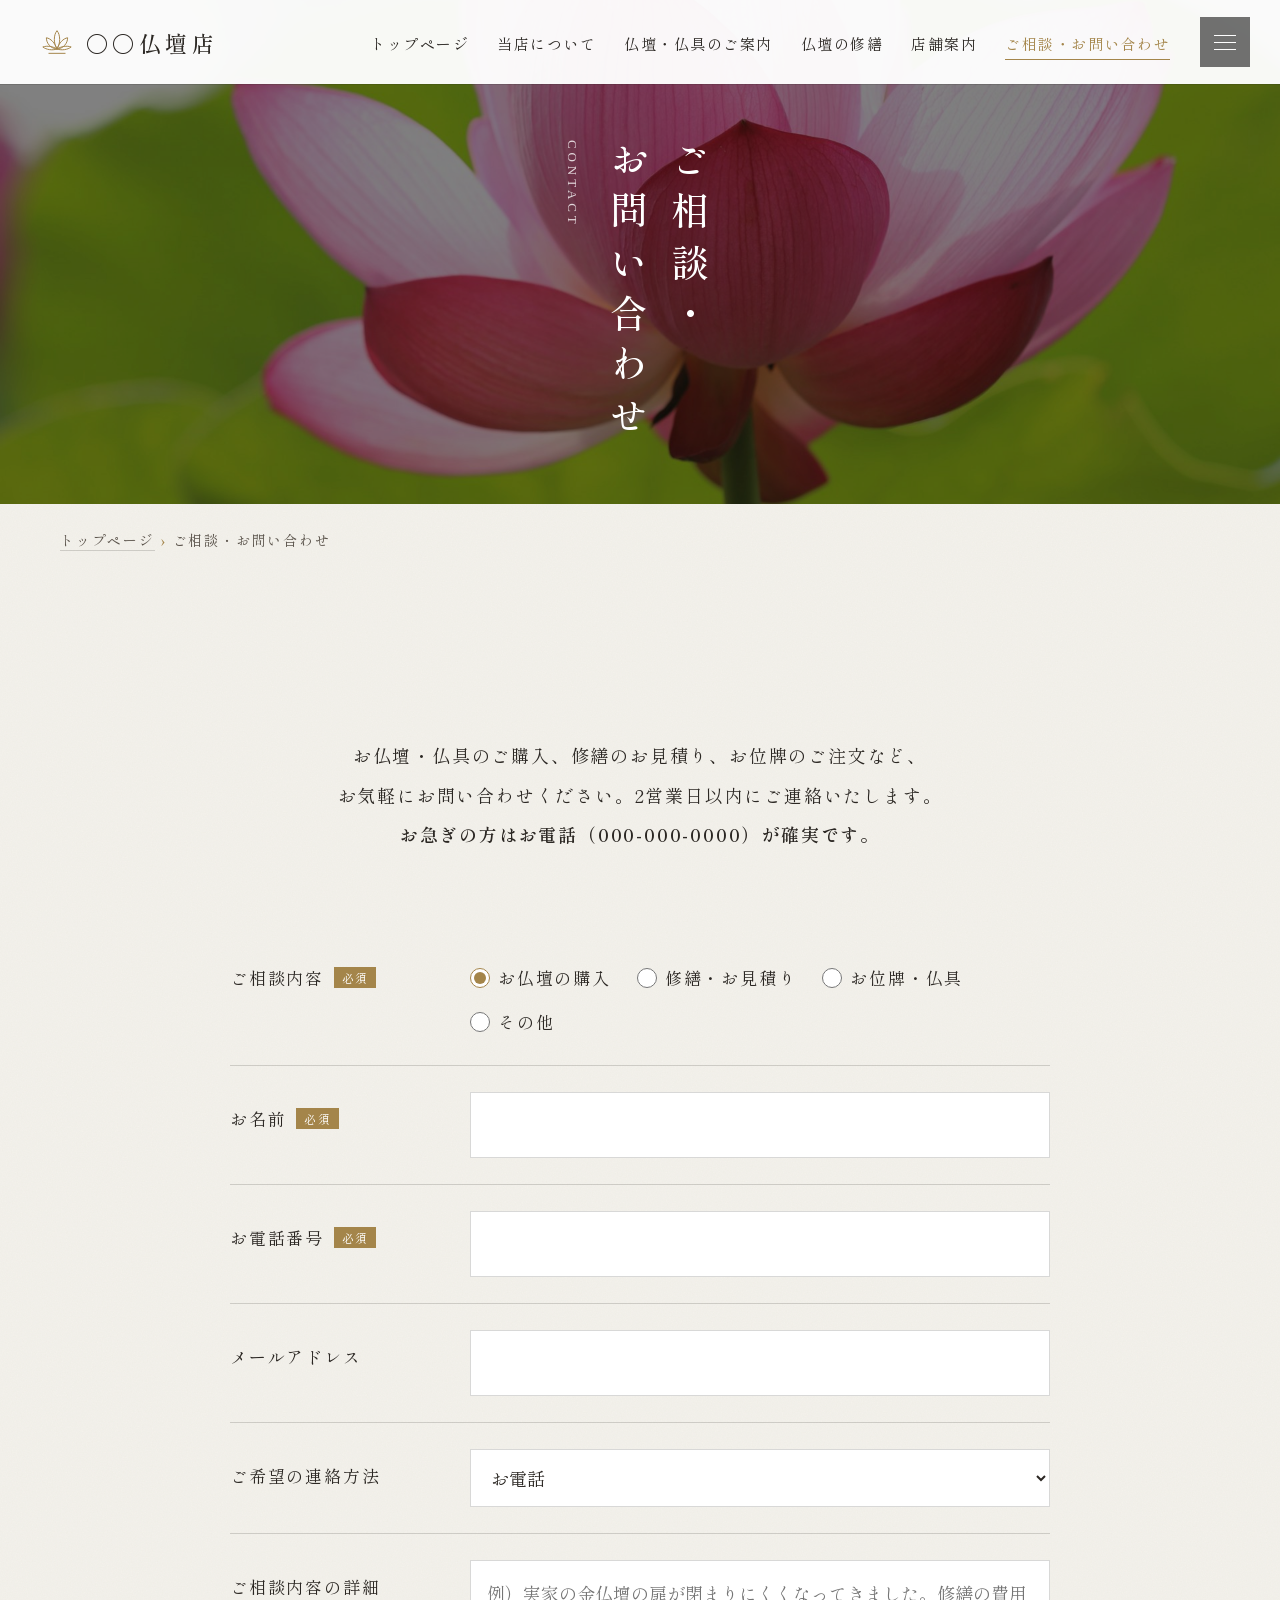
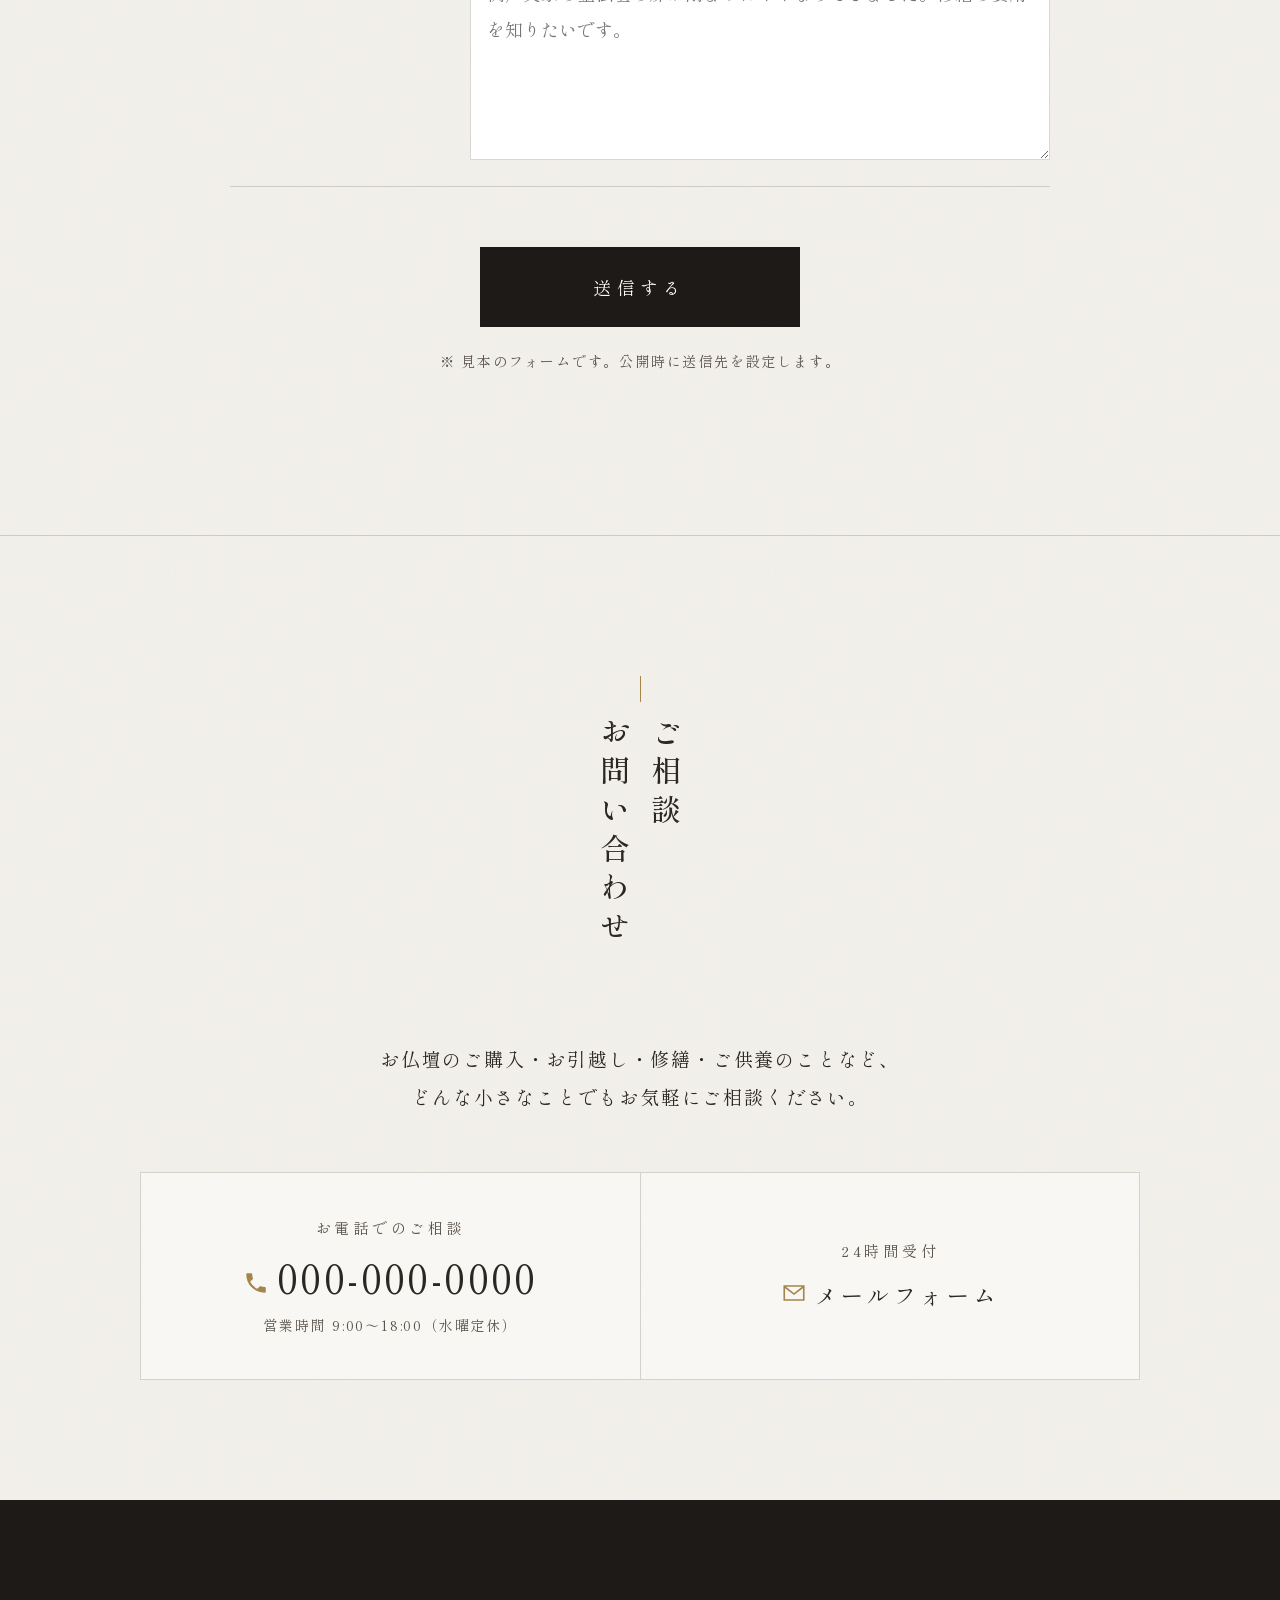
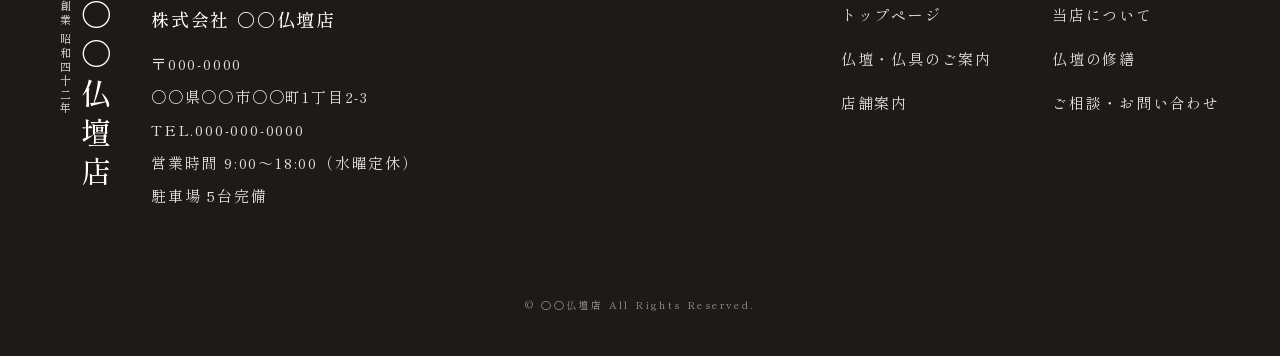
<file: contact/index.html>
<!DOCTYPE html>
<html lang="ja">
<head>
<meta charset="UTF-8">
<meta name="viewport" content="width=device-width, initial-scale=1">
<title>ご相談・お問い合わせ｜〇〇仏壇店</title>
<meta name="description" content="お仏壇の購入・修繕・お位牌のご相談は、お電話またはメールフォームからお気軽にどうぞ。">
<script>document.documentElement.classList.add("js");</script>
<link rel="preconnect" href="https://fonts.googleapis.com">
<link rel="preconnect" href="https://fonts.gstatic.com" crossorigin>
<link rel="stylesheet" href="https://fonts.googleapis.com/css2?family=Shippori+Mincho:wght@400;500;600&display=swap">
<link rel="stylesheet" href="../assets/css/style.css">
</head>
<body class="is-sub">
<div class="page-fade" aria-hidden="true"></div>

<!-- ロゴマーク（蓮）：各所で <use> して使い回す -->
<svg width="0" height="0" style="position:absolute" aria-hidden="true">
  <symbol id="lotus" viewBox="0 0 48 48"><g fill="none" stroke="currentColor" stroke-width="1.4" stroke-linejoin="round"><path d="M24 8c-5 6-5 18 0 26 5-8 5-20 0-26z"/><path d="M24 34c-3-9-9-15-15-16 0 8 6 15 15 16z"/><path d="M24 34c3-9 9-15 15-16 0 8-6 15-15 16z"/><path d="M24 34C18 30 10 29 4 31c5 4 13 5 20 3z"/><path d="M24 34c6-4 14-5 20-3-5 4-13 5-20 3z"/><path d="M12 40h24"/></g></symbol>
  <symbol id="i-tel" viewBox="0 0 24 24"><path fill="currentColor" d="M6.6 10.8a15.1 15.1 0 0 0 6.6 6.6l2.2-2.2c.3-.3.7-.4 1-.2 1.1.4 2.3.6 3.6.6.6 0 1 .4 1 1V20c0 .6-.4 1-1 1A17 17 0 0 1 3 4c0-.6.4-1 1-1h3.5c.6 0 1 .4 1 1 0 1.3.2 2.5.6 3.6.1.3 0 .7-.2 1z"/></symbol>
  <symbol id="i-mail" viewBox="0 0 24 24"><path fill="none" stroke="currentColor" stroke-width="1.5" d="M3 5.5h18v13H3zM3 6l9 7 9-7"/></symbol>
  <symbol id="i-up" viewBox="0 0 24 24"><path fill="none" stroke="currentColor" stroke-width="1.5" d="M5 15l7-7 7 7"/></symbol>
</svg>

<!-- ========== 共通ヘッダー ここから ========== -->
<header class="header">
  <a class="header__logo" href="../index.html">
    <svg class="logo-mark" aria-hidden="true"><use href="#lotus"/></svg>
    <span class="logo-name">〇〇仏壇店</span>
  </a>
  <nav class="header__nav" aria-label="グローバルナビゲーション">
    <ul>
      <li><a href="../index.html">トップページ</a></li>
      <li><a href="../about/index.html">当店について</a></li>
      <li><a href="../products/index.html">仏壇・仏具のご案内</a></li>
      <li><a href="../repair/index.html">仏壇の修繕</a></li>
      <li><a href="../shop/index.html">店舗案内</a></li>
      <li><a class="is-current" href="../contact/index.html" aria-current="page">ご相談・お問い合わせ</a></li>
    </ul>
  </nav>
  <a class="header__tel" href="tel:0000000000"><small>お電話でのご相談</small>TEL.000-000-0000</a>
</header>

<button class="menu-btn" type="button" aria-label="メニューを開く" aria-controls="gmenu" aria-expanded="false"><span></span><span></span><span></span></button>
<nav class="gmenu" id="gmenu" aria-label="メニュー">
  <div class="gmenu__inner">
    <ul class="gmenu__list">
      <li><a href="../index.html">トップページ</a></li>
      <li><a href="../about/index.html">当店について</a></li>
      <li><a href="../products/index.html">仏壇・仏具のご案内</a></li>
      <li><a href="../repair/index.html">仏壇の修繕</a></li>
      <li><a href="../shop/index.html">店舗案内</a></li>
      <li><a class="is-current" href="../contact/index.html" aria-current="page">ご相談・お問い合わせ</a></li>
    </ul>
    <div class="gmenu__info">
      〇〇仏壇店<br>
      〒000-0000 〇〇県〇〇市〇〇町1丁目2-3<br>
      <a class="tel" href="tel:0000000000">TEL.000-000-0000</a>
      営業時間 9:00〜18:00（水曜定休）
    </div>
  </div>
</nav>
<!-- ========== 共通ヘッダー ここまで ========== -->

<div class="page-hero" id="top">
  <img src="../assets/img/lotus.jpg" alt="">
  <h1 class="page-hero__title">ご相談・<br>お問い合わせ<small>CONTACT</small></h1>
</div>
<nav class="breadcrumb" aria-label="パンくずリスト">
  <ol>
    <li><a href="../index.html">トップページ</a></li>
    <li aria-current="page">ご相談・お問い合わせ</li>
  </ol>
</nav>
<main>
  <section class="section">
    <div class="wrapper">
      <p class="lead fade-up">お仏壇・仏具のご購入、修繕のお見積り、お位牌のご注文など、<br class="pc-only">お気軽にお問い合わせください。2営業日以内にご連絡いたします。<br>
      <strong>お急ぎの方はお電話<span class="nowrap">（000-000-0000）</span>が確実です。</strong></p>

      <form class="form js-demo-form fade-up" action="#" method="post">
        <div class="form__row">
          <p class="form__label">ご相談内容<span class="req">必須</span></p>
          <div class="form__checks">
            <label><input type="radio" name="type" value="購入" checked>お仏壇の購入</label>
            <label><input type="radio" name="type" value="修繕">修繕・お見積り</label>
            <label><input type="radio" name="type" value="位牌">お位牌・仏具</label>
            <label><input type="radio" name="type" value="その他">その他</label>
          </div>
        </div>
        <div class="form__row">
          <label for="f-name">お名前<span class="req">必須</span></label>
          <input type="text" id="f-name" name="name" autocomplete="name" required>
        </div>
        <div class="form__row">
          <label for="f-tel">お電話番号<span class="req">必須</span></label>
          <input type="tel" id="f-tel" name="tel" autocomplete="tel" required>
        </div>
        <div class="form__row">
          <label for="f-mail">メールアドレス</label>
          <input type="email" id="f-mail" name="email" autocomplete="email">
        </div>
        <div class="form__row">
          <label for="f-contact">ご希望の連絡方法</label>
          <select id="f-contact" name="contact">
            <option>お電話</option>
            <option>メール</option>
            <option>どちらでも可</option>
          </select>
        </div>
        <div class="form__row">
          <label for="f-body">ご相談内容の詳細</label>
          <textarea id="f-body" name="body" placeholder="例）実家の金仏壇の扉が閉まりにくくなってきました。修繕の費用を知りたいです。"></textarea>
        </div>
        <div class="form__submit">
          <button class="btn" type="submit">送信する</button>
          <p class="form__note">※ 見本のフォームです。公開時に送信先を設定します。</p>
        </div>
      </form>
    </div>
  </section>
</main>

<!-- ========== お問い合わせ帯（共通） ========== -->
<section class="contact-band" aria-labelledby="contact-band-title">
  <div class="wrapper">
    <h2 class="sec-title sec-title--center fade-up" id="contact-band-title">ご相談<br>お問い合わせ</h2>
    <p class="contact-band__lead fade-up">お仏壇のご購入・お引越し・修繕・ご供養のことなど、<br class="pc-only">どんな小さなことでもお気軽にご相談ください。</p>
    <div class="contact-box fade-up">
      <div>
        <p class="contact-box__label">お電話でのご相談</p>
        <a class="contact-box__tel" href="tel:0000000000"><svg aria-hidden="true"><use href="#i-tel"/></svg>000-000-0000</a>
        <p class="contact-box__note">営業時間 9:00〜18:00（水曜定休）</p>
      </div>
      <a class="contact-box__mail" href="../contact/index.html">
        <span class="contact-box__label">24時間受付</span>
        <span><svg aria-hidden="true"><use href="#i-mail"/></svg>メールフォーム</span>
      </a>
    </div>
  </div>
</section>

<!-- ========== 共通フッター ========== -->
<footer class="footer">
  <div class="wrapper">
    <div class="footer__inner">
      <div class="footer__brand">
        <p class="logo-name">〇〇仏壇店<small>創業 昭和四十二年</small></p>
        <address class="footer__address">
          <strong>株式会社 〇〇仏壇店</strong>
          〒000-0000<br>
          〇〇県〇〇市〇〇町1丁目2-3<br>
          TEL.000-000-0000<br>
          営業時間 9:00〜18:00（水曜定休）<br>
          駐車場 5台完備
        </address>
      </div>
      <nav class="footer__nav" aria-label="フッターナビゲーション">
        <ul>
      <li><a href="../index.html">トップページ</a></li>
      <li><a href="../about/index.html">当店について</a></li>
      <li><a href="../products/index.html">仏壇・仏具のご案内</a></li>
      <li><a href="../repair/index.html">仏壇の修繕</a></li>
      <li><a href="../shop/index.html">店舗案内</a></li>
      <li><a href="../contact/index.html">ご相談・お問い合わせ</a></li>
        </ul>
      </nav>
    </div>
    <p class="footer__copy"><small>&copy; 〇〇仏壇店 All Rights Reserved.</small></p>
  </div>
</footer>

<a class="to-top" href="#top" aria-label="ページの先頭へ"><svg aria-hidden="true"><use href="#i-up"/></svg></a>

<div class="sp-cta">
  <a href="tel:0000000000">電話で相談</a>
  <a href="../contact/index.html">メールで相談</a>
</div>

<script src="../assets/js/main.js"></script>
</body>
</html>
</file>
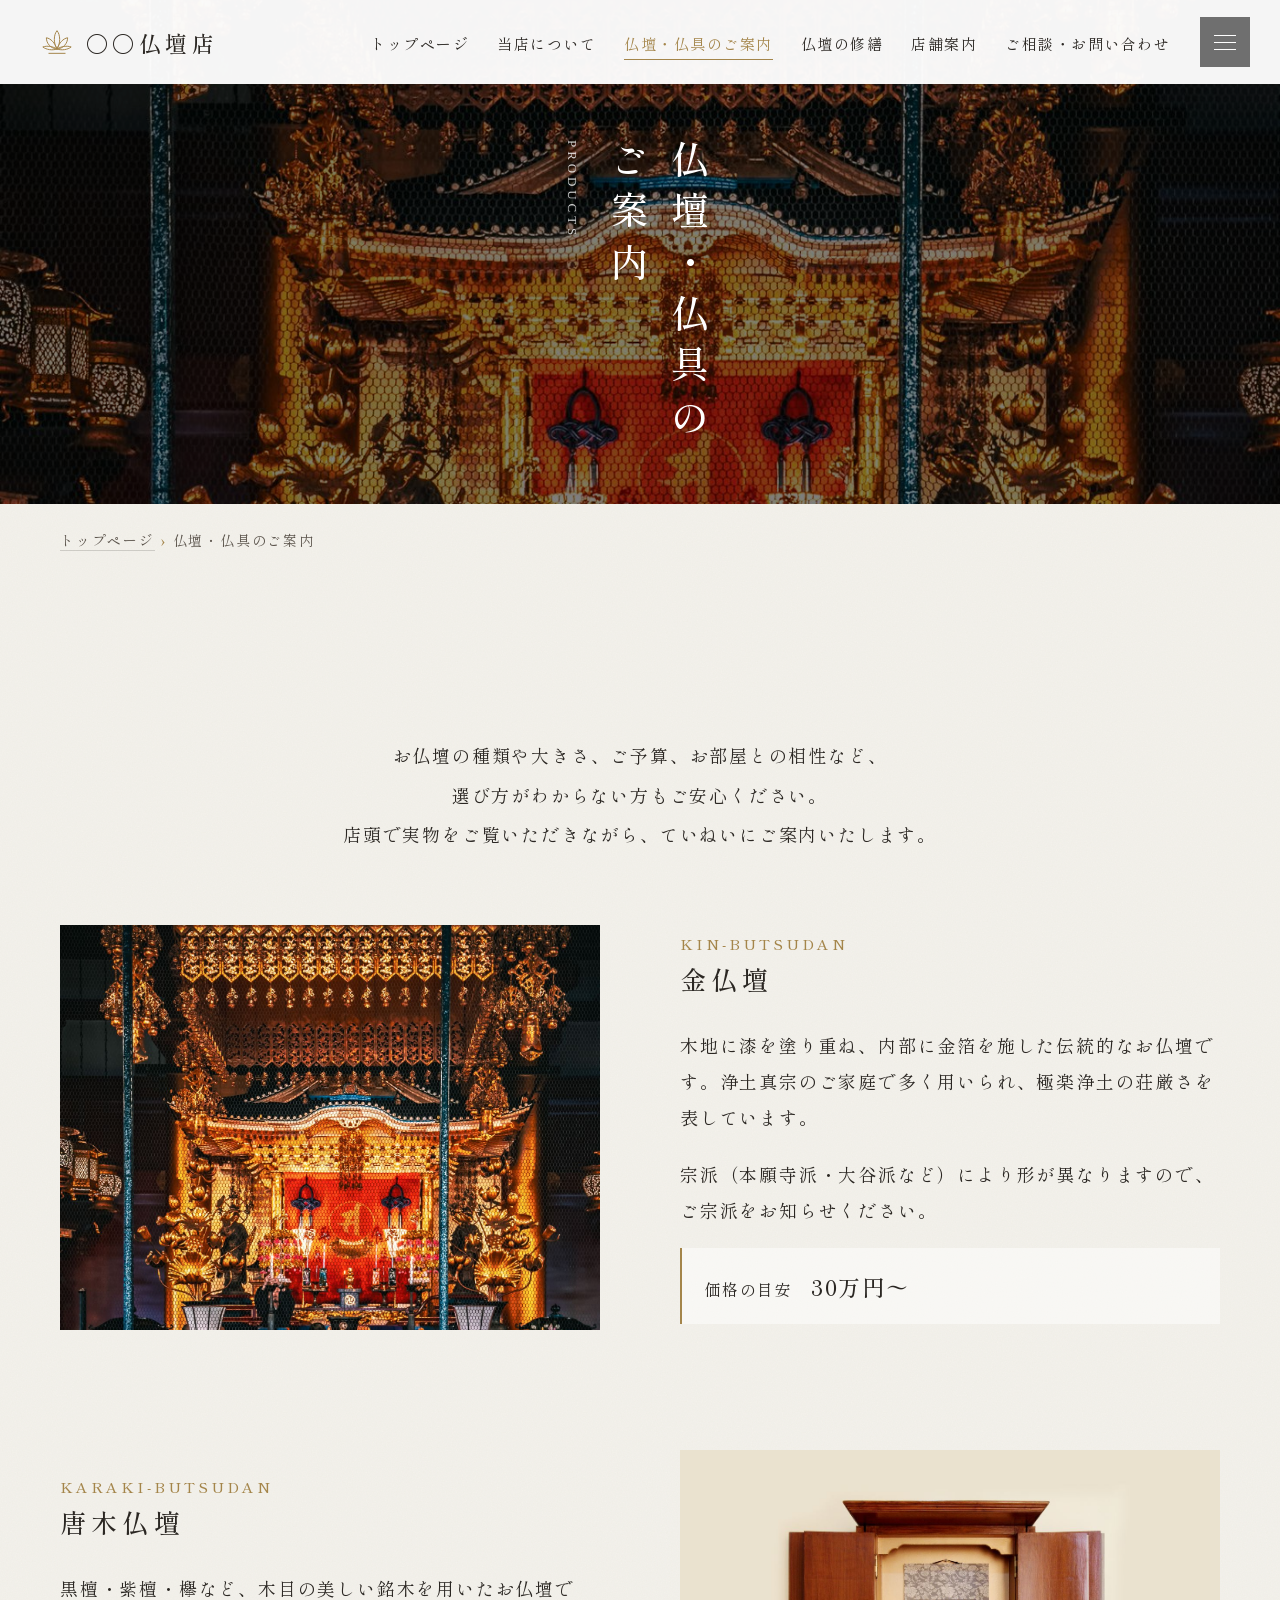
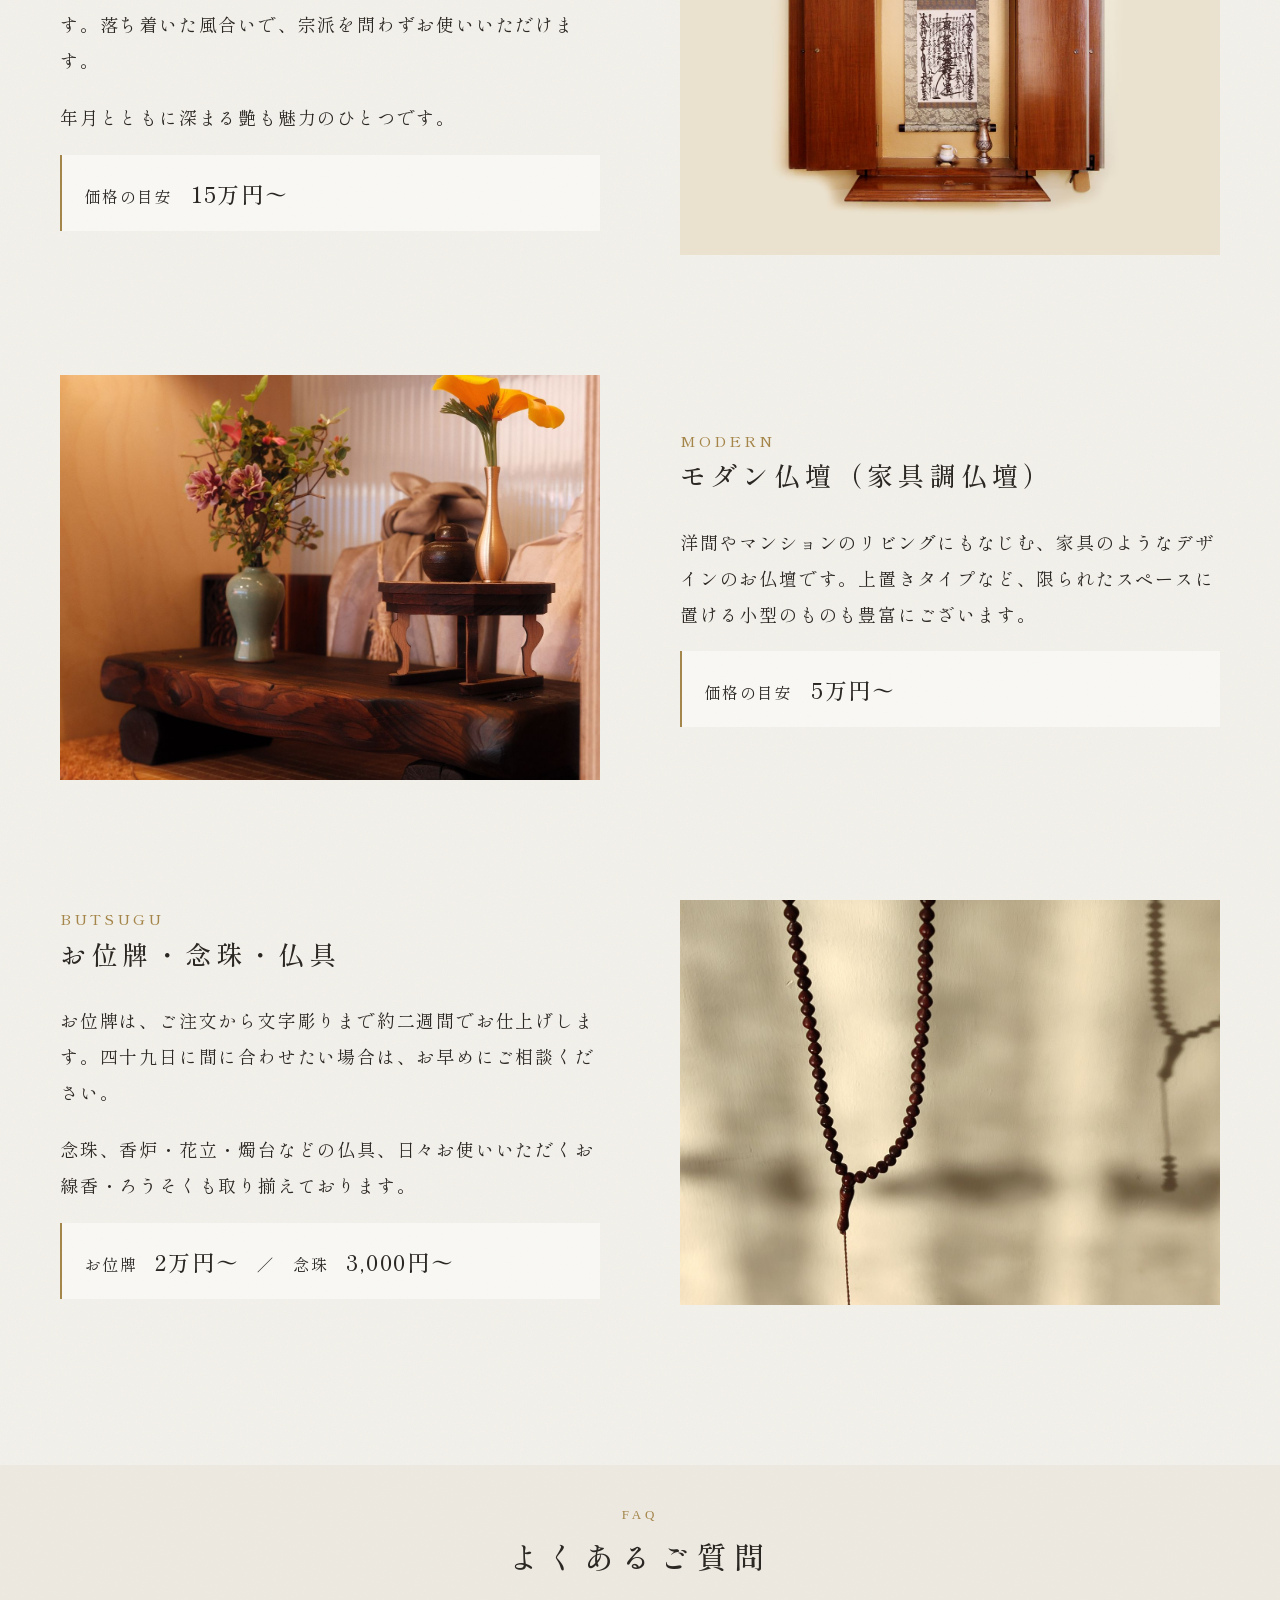
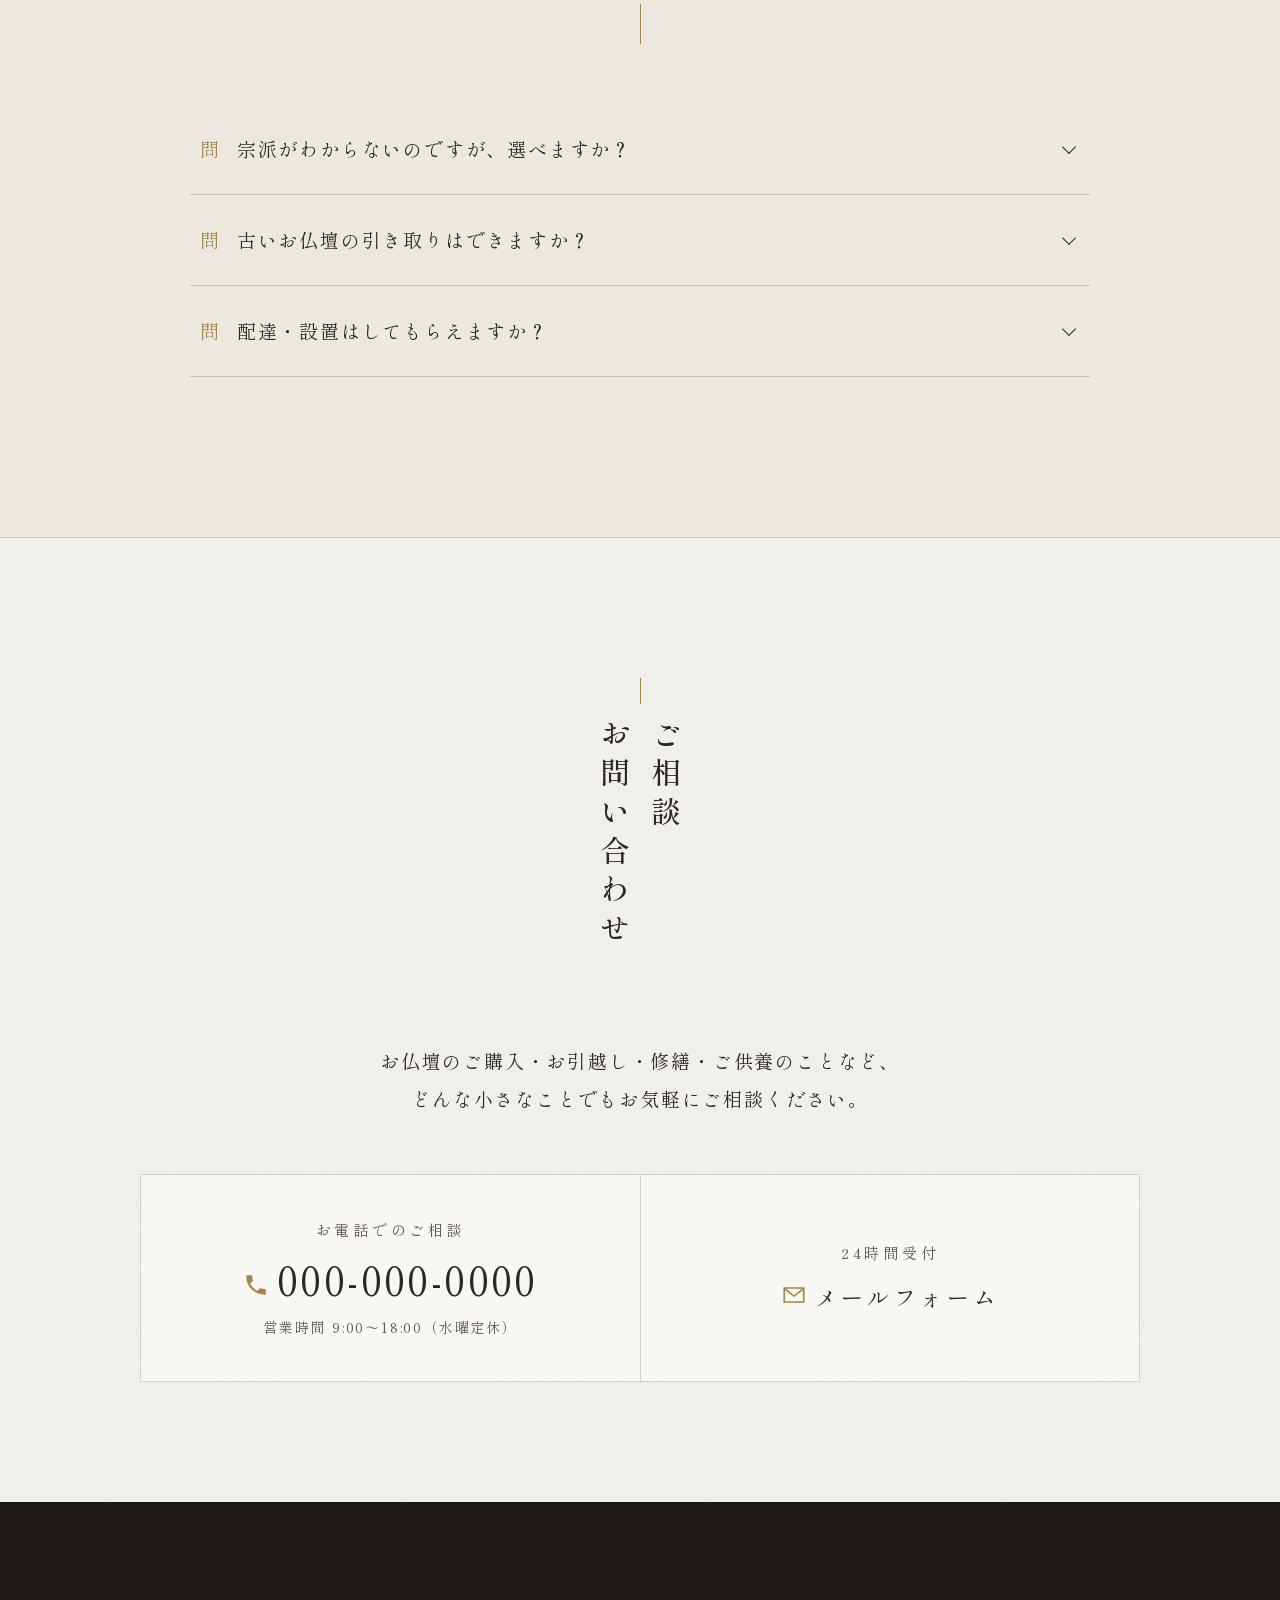
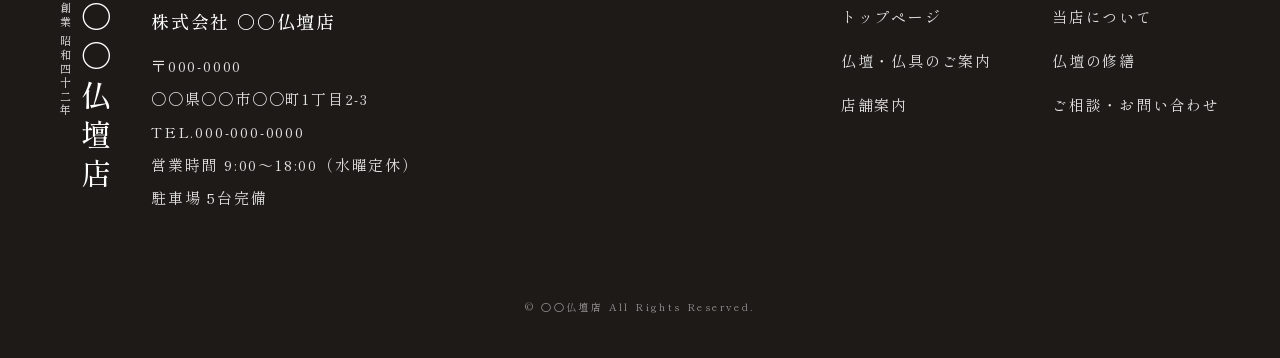
<file: products/index.html>
<!DOCTYPE html>
<html lang="ja">
<head>
<meta charset="UTF-8">
<meta name="viewport" content="width=device-width, initial-scale=1">
<title>仏壇・仏具のご案内｜〇〇仏壇店</title>
<meta name="description" content="金仏壇・唐木仏壇・モダン仏壇、お位牌・念珠・仏具の種類と価格の目安をご案内します。">
<script>document.documentElement.classList.add("js");</script>
<link rel="preconnect" href="https://fonts.googleapis.com">
<link rel="preconnect" href="https://fonts.gstatic.com" crossorigin>
<link rel="stylesheet" href="https://fonts.googleapis.com/css2?family=Shippori+Mincho:wght@400;500;600&display=swap">
<link rel="stylesheet" href="../assets/css/style.css">
</head>
<body class="is-sub">
<div class="page-fade" aria-hidden="true"></div>

<!-- ロゴマーク（蓮）：各所で <use> して使い回す -->
<svg width="0" height="0" style="position:absolute" aria-hidden="true">
  <symbol id="lotus" viewBox="0 0 48 48"><g fill="none" stroke="currentColor" stroke-width="1.4" stroke-linejoin="round"><path d="M24 8c-5 6-5 18 0 26 5-8 5-20 0-26z"/><path d="M24 34c-3-9-9-15-15-16 0 8 6 15 15 16z"/><path d="M24 34c3-9 9-15 15-16 0 8-6 15-15 16z"/><path d="M24 34C18 30 10 29 4 31c5 4 13 5 20 3z"/><path d="M24 34c6-4 14-5 20-3-5 4-13 5-20 3z"/><path d="M12 40h24"/></g></symbol>
  <symbol id="i-tel" viewBox="0 0 24 24"><path fill="currentColor" d="M6.6 10.8a15.1 15.1 0 0 0 6.6 6.6l2.2-2.2c.3-.3.7-.4 1-.2 1.1.4 2.3.6 3.6.6.6 0 1 .4 1 1V20c0 .6-.4 1-1 1A17 17 0 0 1 3 4c0-.6.4-1 1-1h3.5c.6 0 1 .4 1 1 0 1.3.2 2.5.6 3.6.1.3 0 .7-.2 1z"/></symbol>
  <symbol id="i-mail" viewBox="0 0 24 24"><path fill="none" stroke="currentColor" stroke-width="1.5" d="M3 5.5h18v13H3zM3 6l9 7 9-7"/></symbol>
  <symbol id="i-up" viewBox="0 0 24 24"><path fill="none" stroke="currentColor" stroke-width="1.5" d="M5 15l7-7 7 7"/></symbol>
</svg>

<!-- ========== 共通ヘッダー ここから ========== -->
<header class="header">
  <a class="header__logo" href="../index.html">
    <svg class="logo-mark" aria-hidden="true"><use href="#lotus"/></svg>
    <span class="logo-name">〇〇仏壇店</span>
  </a>
  <nav class="header__nav" aria-label="グローバルナビゲーション">
    <ul>
      <li><a href="../index.html">トップページ</a></li>
      <li><a href="../about/index.html">当店について</a></li>
      <li><a class="is-current" href="../products/index.html" aria-current="page">仏壇・仏具のご案内</a></li>
      <li><a href="../repair/index.html">仏壇の修繕</a></li>
      <li><a href="../shop/index.html">店舗案内</a></li>
      <li><a href="../contact/index.html">ご相談・お問い合わせ</a></li>
    </ul>
  </nav>
  <a class="header__tel" href="tel:0000000000"><small>お電話でのご相談</small>TEL.000-000-0000</a>
</header>

<button class="menu-btn" type="button" aria-label="メニューを開く" aria-controls="gmenu" aria-expanded="false"><span></span><span></span><span></span></button>
<nav class="gmenu" id="gmenu" aria-label="メニュー">
  <div class="gmenu__inner">
    <ul class="gmenu__list">
      <li><a href="../index.html">トップページ</a></li>
      <li><a href="../about/index.html">当店について</a></li>
      <li><a class="is-current" href="../products/index.html" aria-current="page">仏壇・仏具のご案内</a></li>
      <li><a href="../repair/index.html">仏壇の修繕</a></li>
      <li><a href="../shop/index.html">店舗案内</a></li>
      <li><a href="../contact/index.html">ご相談・お問い合わせ</a></li>
    </ul>
    <div class="gmenu__info">
      〇〇仏壇店<br>
      〒000-0000 〇〇県〇〇市〇〇町1丁目2-3<br>
      <a class="tel" href="tel:0000000000">TEL.000-000-0000</a>
      営業時間 9:00〜18:00（水曜定休）
    </div>
  </div>
</nav>
<!-- ========== 共通ヘッダー ここまで ========== -->

<div class="page-hero" id="top">
  <img src="../assets/img/prod-kin.jpg" alt="">
  <h1 class="page-hero__title">仏壇・仏具の<br>ご案内<small>PRODUCTS</small></h1>
</div>
<nav class="breadcrumb" aria-label="パンくずリスト">
  <ol>
    <li><a href="../index.html">トップページ</a></li>
    <li aria-current="page">仏壇・仏具のご案内</li>
  </ol>
</nav>
<main>
  <section class="section">
    <div class="wrapper">
      <p class="lead fade-up">お仏壇の種類や大きさ、ご予算、お部屋との相性など、<br class="pc-only">選び方がわからない方もご安心ください。<br class="pc-only">店頭で実物をご覧いただきながら、ていねいにご案内いたします。</p>

      <div class="media" id="kin">
        <div class="media__img fade-up"><img src="../assets/img/prod-kin.jpg" alt="金仏壇" loading="lazy"></div>
        <div class="media__body fade-up delay-1">
          <h2 class="media__title"><small>KIN-BUTSUDAN</small>金仏壇</h2>
          <p>木地に漆を塗り重ね、内部に金箔を施した伝統的なお仏壇です。浄土真宗のご家庭で多く用いられ、極楽浄土の荘厳さを表しています。</p>
          <p>宗派（本願寺派・大谷派など）により形が異なりますので、ご宗派をお知らせください。</p>
          <p class="price">価格の目安　<strong>30万円〜</strong></p>
        </div>
      </div>

      <div class="media media--rev" id="karaki">
        <div class="media__img fade-up"><img src="../assets/img/prod-karaki.jpg" alt="唐木仏壇" loading="lazy"></div>
        <div class="media__body fade-up delay-1">
          <h2 class="media__title"><small>KARAKI-BUTSUDAN</small>唐木仏壇</h2>
          <p>黒檀・紫檀・欅など、木目の美しい銘木を用いたお仏壇です。落ち着いた風合いで、宗派を問わずお使いいただけます。</p>
          <p>年月とともに深まる艶も魅力のひとつです。</p>
          <p class="price">価格の目安　<strong>15万円〜</strong></p>
        </div>
      </div>

      <div class="media" id="modern">
        <div class="media__img fade-up"><img src="../assets/img/prod-modern.jpg" alt="リビングになじむモダン仏壇" loading="lazy"></div>
        <div class="media__body fade-up delay-1">
          <h2 class="media__title"><small>MODERN</small>モダン仏壇（家具調仏壇）</h2>
          <p>洋間やマンションのリビングにもなじむ、家具のようなデザインのお仏壇です。上置きタイプなど、限られたスペースに置ける小型のものも豊富にございます。</p>
          <p class="price">価格の目安　<strong>5万円〜</strong></p>
        </div>
      </div>

      <div class="media media--rev" id="butsugu">
        <div class="media__img fade-up"><img src="../assets/img/beads.jpg" alt="念珠" loading="lazy"></div>
        <div class="media__body fade-up delay-1">
          <h2 class="media__title"><small>BUTSUGU</small>お位牌・念珠・仏具</h2>
          <p>お位牌は、ご注文から文字彫りまで約二週間でお仕上げします。四十九日に間に合わせたい場合は、お早めにご相談ください。</p>
          <p>念珠、香炉・花立・燭台などの仏具、日々お使いいただくお線香・ろうそくも取り揃えております。</p>
          <p class="price">お位牌　<strong>2万円〜</strong>　／　念珠　<strong>3,000円〜</strong></p>
        </div>
      </div>
    </div>
  </section>

  <section class="section bg-deep">
    <div class="wrapper">
      <h2 class="h-title fade-up"><small>FAQ</small>よくあるご質問</h2>
      <div class="faq fade-up">
        <details><summary>宗派がわからないのですが、選べますか？</summary><p class="answer">お寺さまのお名前がわかれば、こちらでお調べすることもできます。唐木仏壇やモダン仏壇は宗派を問わずお使いいただけます。</p></details>
        <details><summary>古いお仏壇の引き取りはできますか？</summary><p class="answer">はい、お引き取りと閉眼供養（魂抜き）のご相談も承っております。</p></details>
        <details><summary>配達・設置はしてもらえますか？</summary><p class="answer">〇〇市内は無料でお届け・設置いたします。市外の方もお気軽にご相談ください。</p></details>
      </div>
    </div>
  </section>
</main>

<!-- ========== お問い合わせ帯（共通） ========== -->
<section class="contact-band" aria-labelledby="contact-band-title">
  <div class="wrapper">
    <h2 class="sec-title sec-title--center fade-up" id="contact-band-title">ご相談<br>お問い合わせ</h2>
    <p class="contact-band__lead fade-up">お仏壇のご購入・お引越し・修繕・ご供養のことなど、<br class="pc-only">どんな小さなことでもお気軽にご相談ください。</p>
    <div class="contact-box fade-up">
      <div>
        <p class="contact-box__label">お電話でのご相談</p>
        <a class="contact-box__tel" href="tel:0000000000"><svg aria-hidden="true"><use href="#i-tel"/></svg>000-000-0000</a>
        <p class="contact-box__note">営業時間 9:00〜18:00（水曜定休）</p>
      </div>
      <a class="contact-box__mail" href="../contact/index.html">
        <span class="contact-box__label">24時間受付</span>
        <span><svg aria-hidden="true"><use href="#i-mail"/></svg>メールフォーム</span>
      </a>
    </div>
  </div>
</section>

<!-- ========== 共通フッター ========== -->
<footer class="footer">
  <div class="wrapper">
    <div class="footer__inner">
      <div class="footer__brand">
        <p class="logo-name">〇〇仏壇店<small>創業 昭和四十二年</small></p>
        <address class="footer__address">
          <strong>株式会社 〇〇仏壇店</strong>
          〒000-0000<br>
          〇〇県〇〇市〇〇町1丁目2-3<br>
          TEL.000-000-0000<br>
          営業時間 9:00〜18:00（水曜定休）<br>
          駐車場 5台完備
        </address>
      </div>
      <nav class="footer__nav" aria-label="フッターナビゲーション">
        <ul>
      <li><a href="../index.html">トップページ</a></li>
      <li><a href="../about/index.html">当店について</a></li>
      <li><a href="../products/index.html">仏壇・仏具のご案内</a></li>
      <li><a href="../repair/index.html">仏壇の修繕</a></li>
      <li><a href="../shop/index.html">店舗案内</a></li>
      <li><a href="../contact/index.html">ご相談・お問い合わせ</a></li>
        </ul>
      </nav>
    </div>
    <p class="footer__copy"><small>&copy; 〇〇仏壇店 All Rights Reserved.</small></p>
  </div>
</footer>

<a class="to-top" href="#top" aria-label="ページの先頭へ"><svg aria-hidden="true"><use href="#i-up"/></svg></a>

<div class="sp-cta">
  <a href="tel:0000000000">電話で相談</a>
  <a href="../contact/index.html">メールで相談</a>
</div>

<script src="../assets/js/main.js"></script>
</body>
</html>
</file>
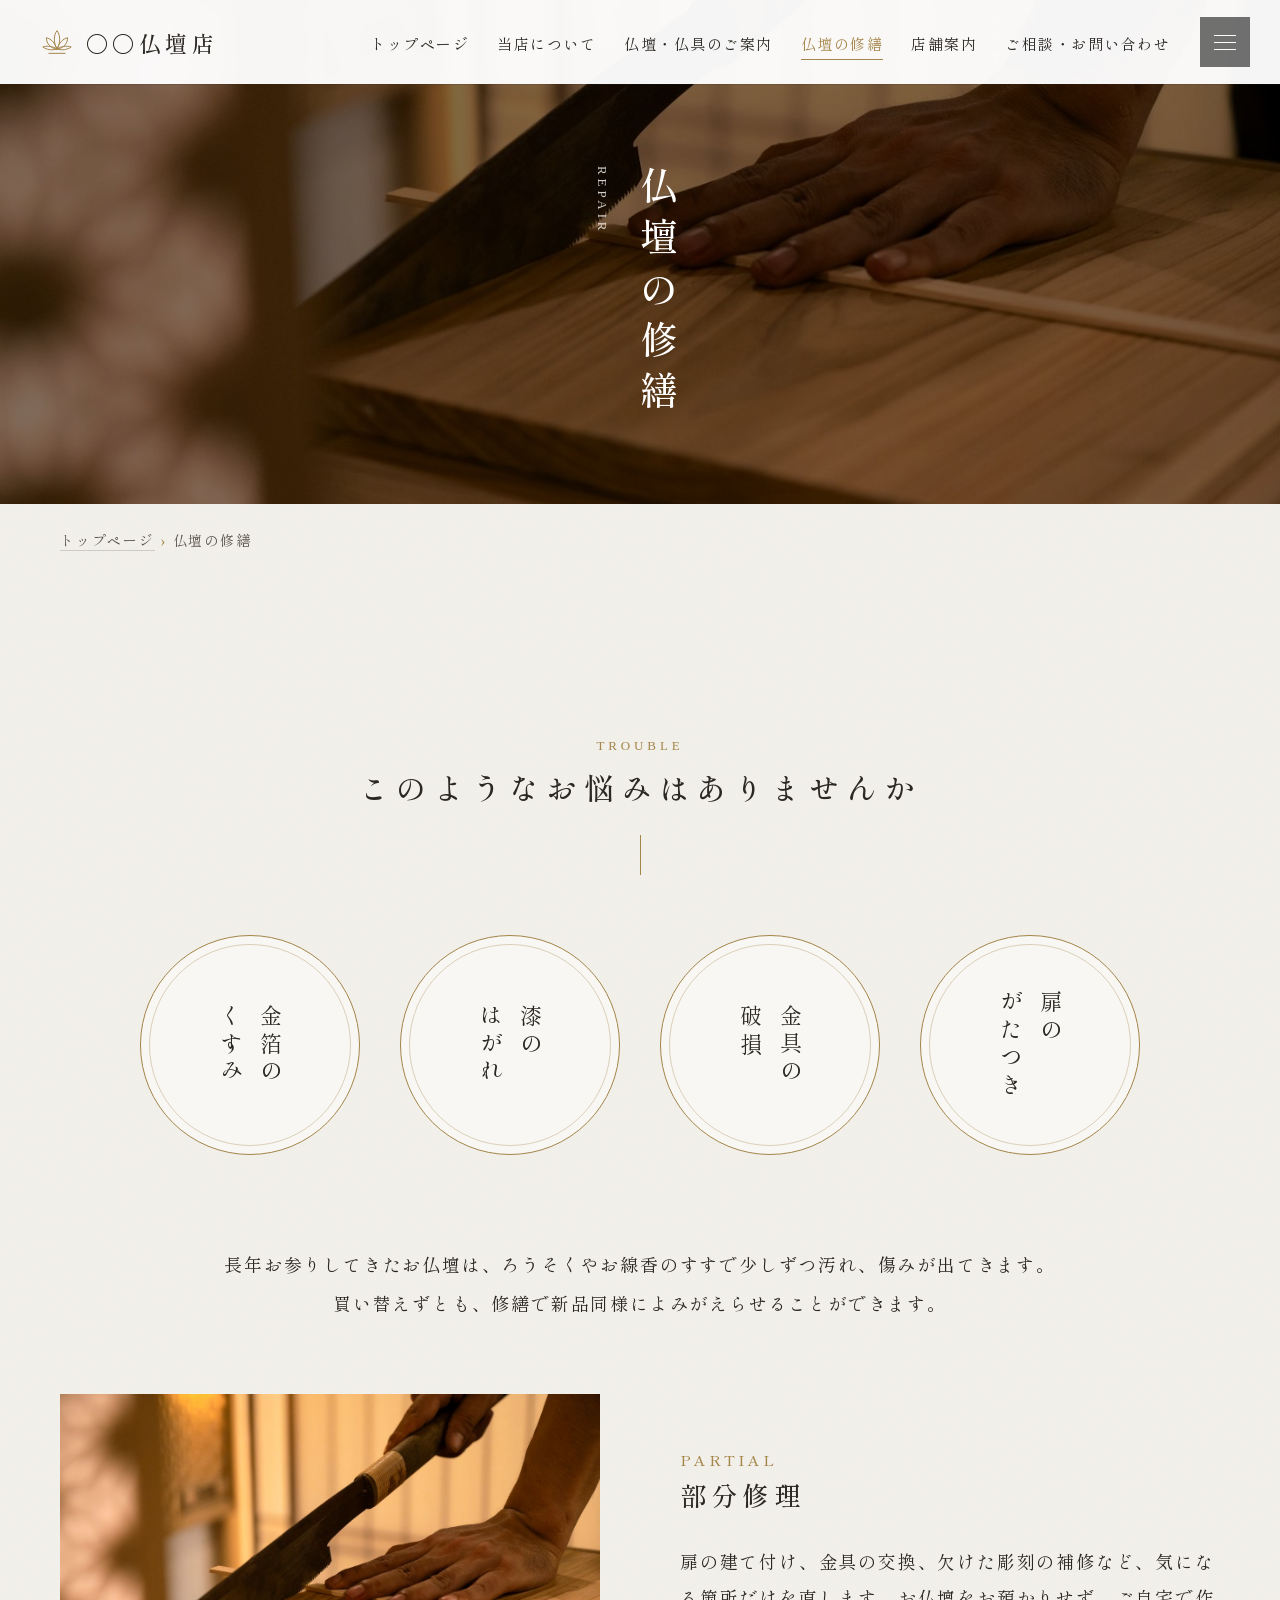
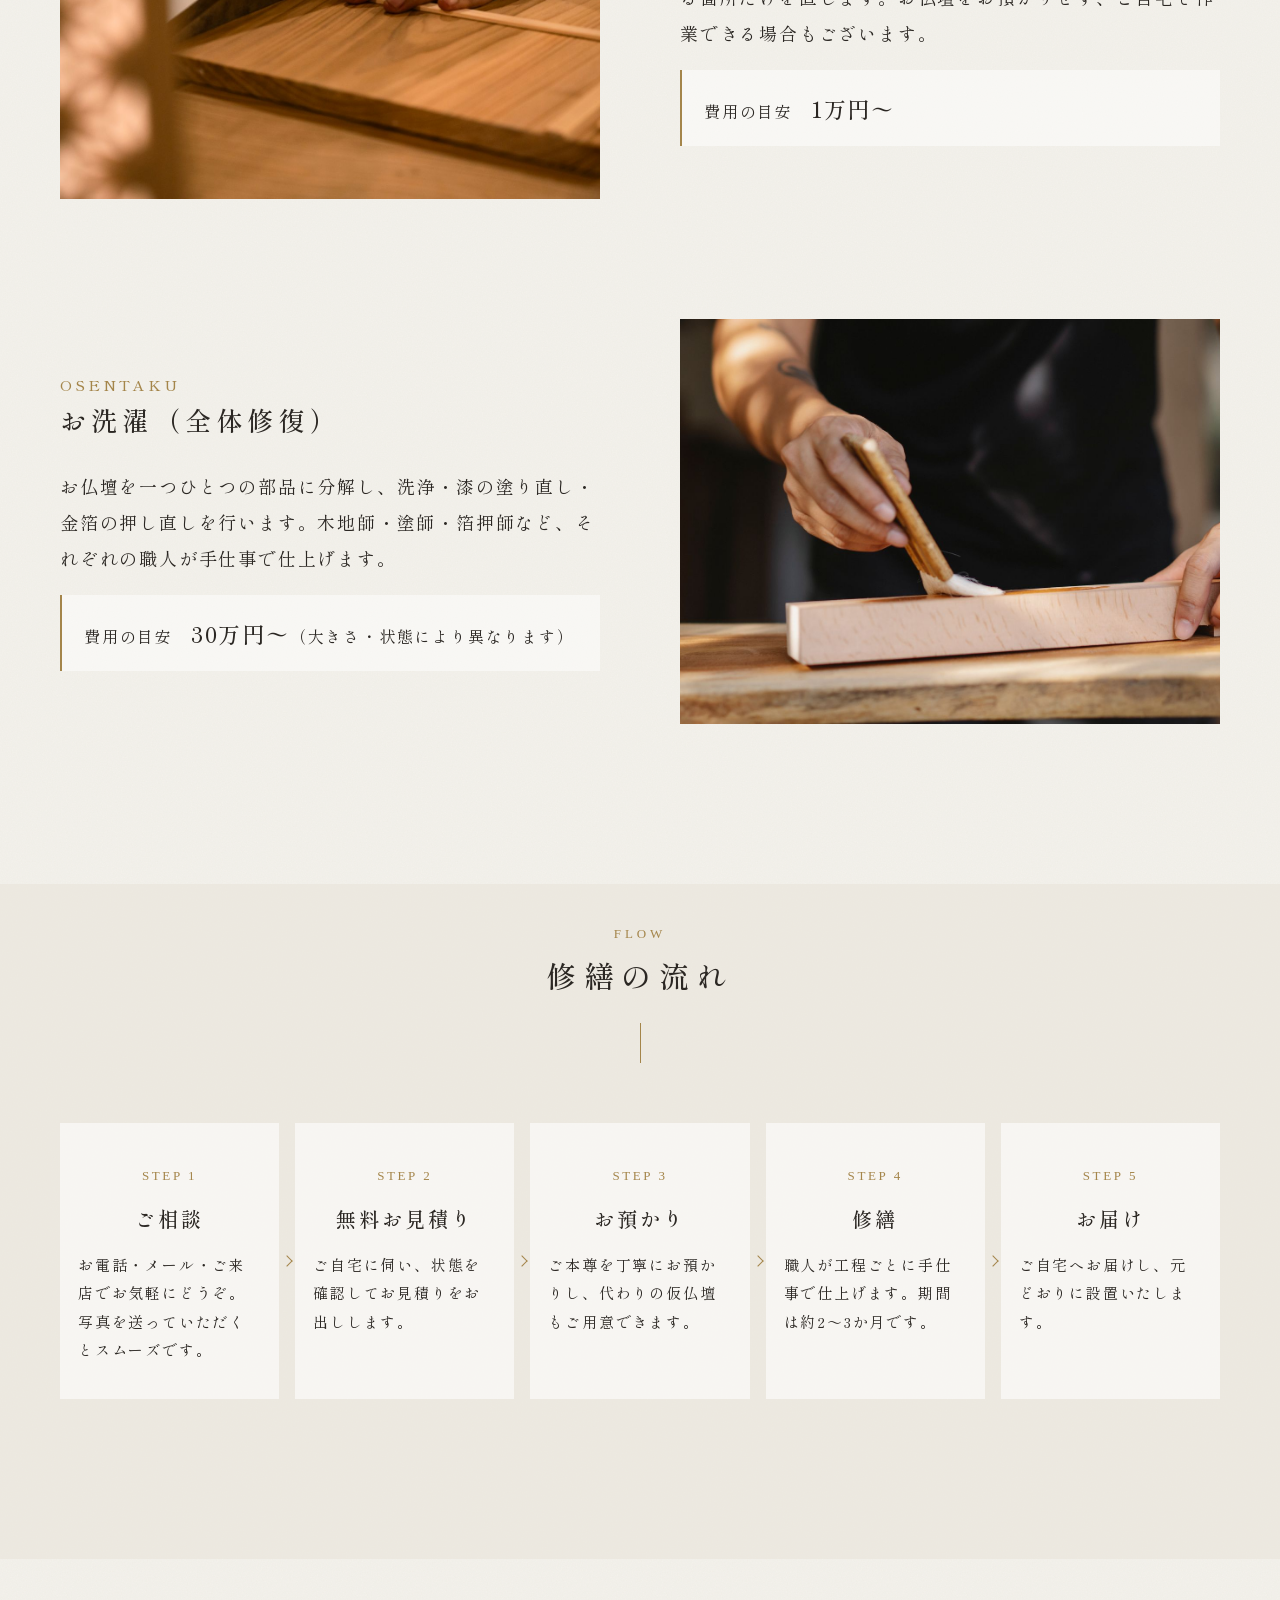
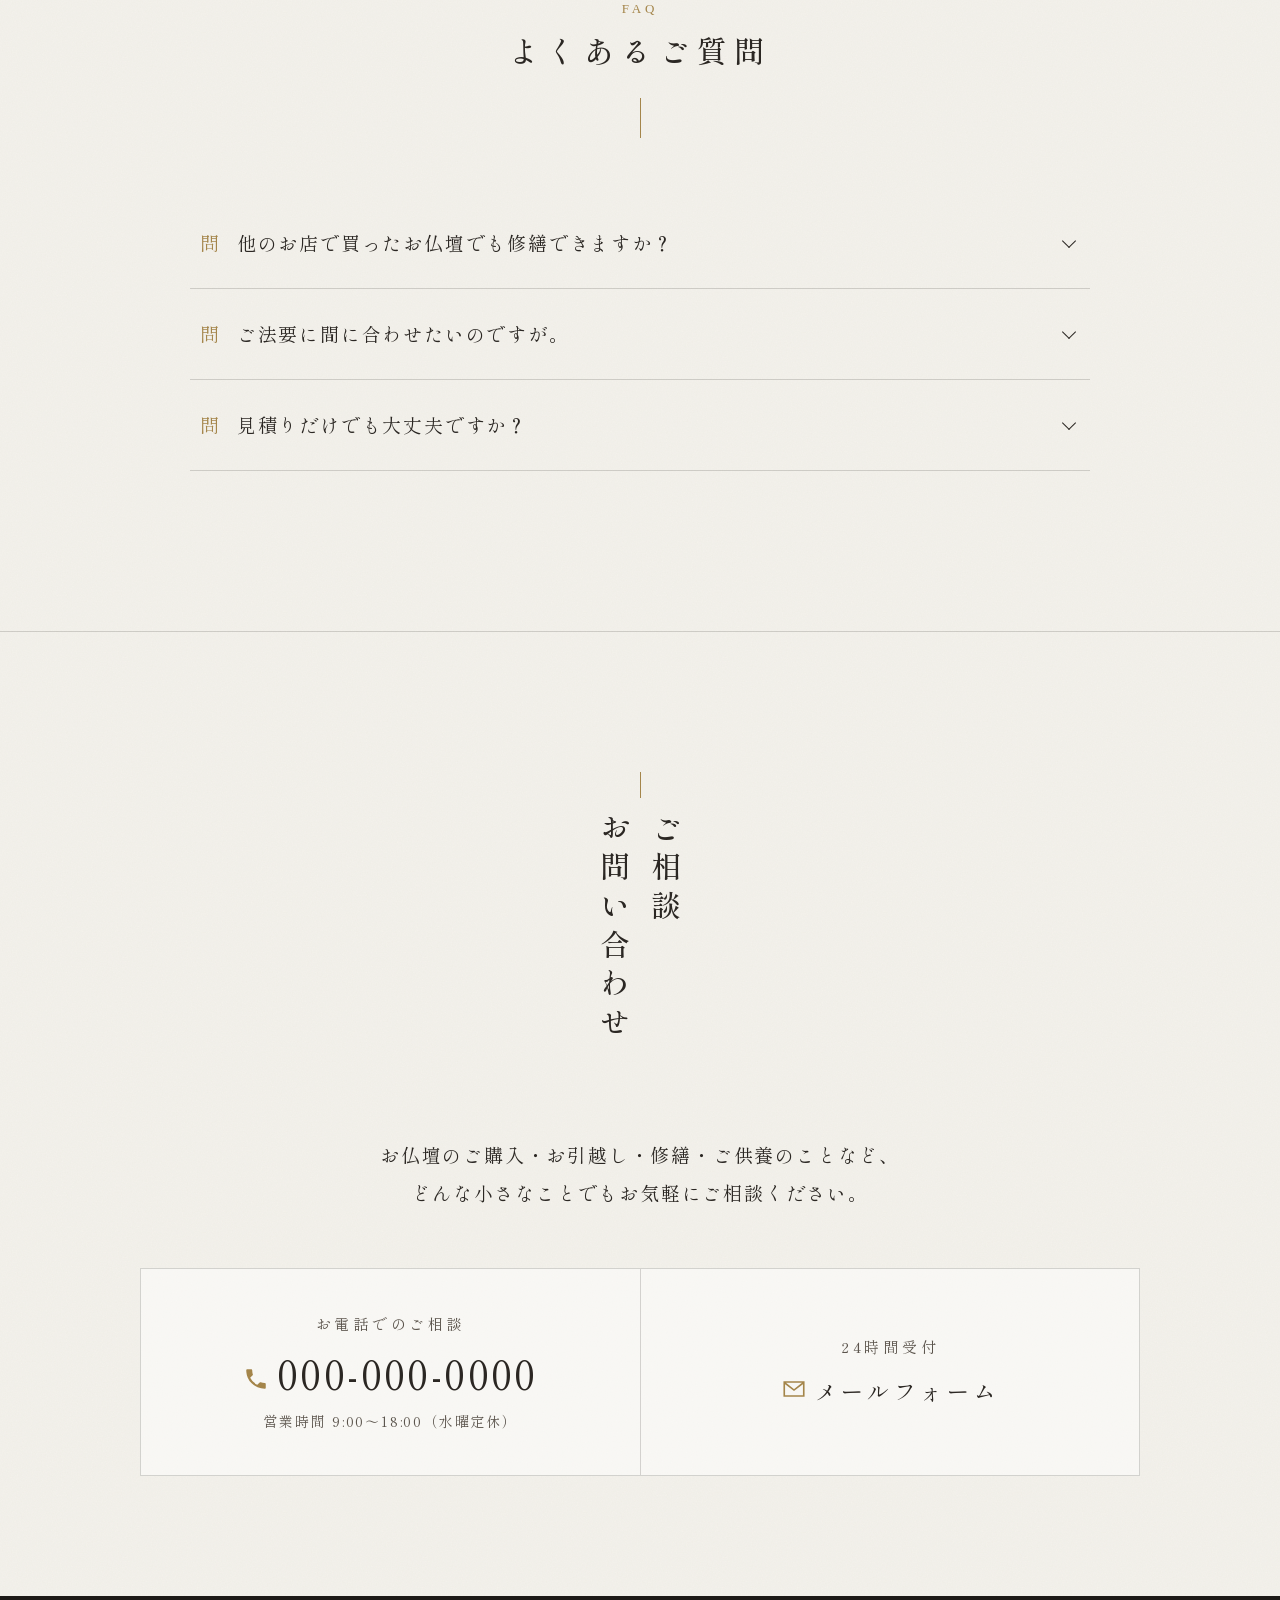
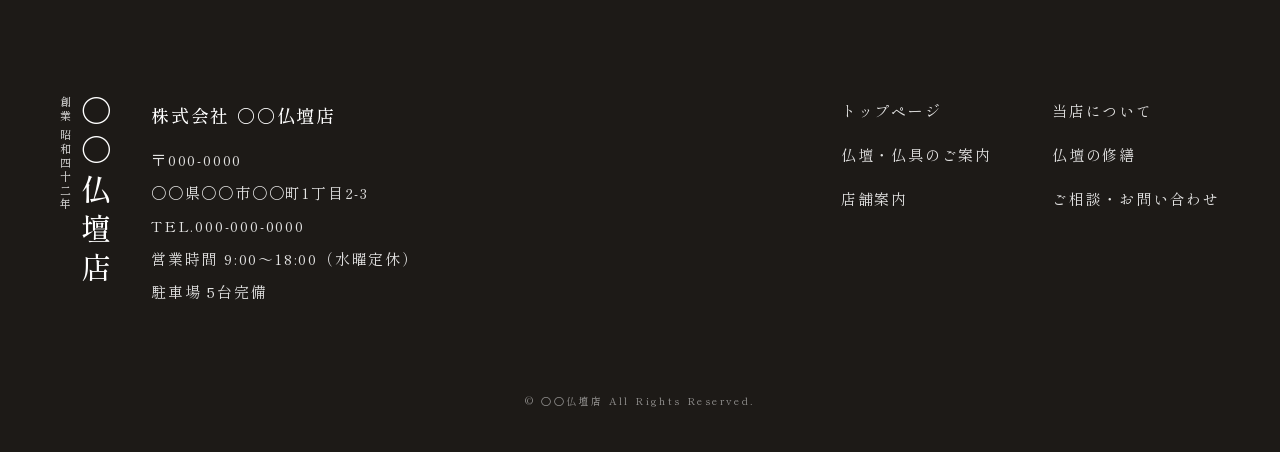
<file: repair/index.html>
<!DOCTYPE html>
<html lang="ja">
<head>
<meta charset="UTF-8">
<meta name="viewport" content="width=device-width, initial-scale=1">
<title>仏壇の修繕｜〇〇仏壇店</title>
<meta name="description" content="金箔のくすみや漆のはがれなど、お仏壇の部分修理からお洗濯（全体修復）まで。流れと費用の目安をご紹介します。">
<script>document.documentElement.classList.add("js");</script>
<link rel="preconnect" href="https://fonts.googleapis.com">
<link rel="preconnect" href="https://fonts.gstatic.com" crossorigin>
<link rel="stylesheet" href="https://fonts.googleapis.com/css2?family=Shippori+Mincho:wght@400;500;600&display=swap">
<link rel="stylesheet" href="../assets/css/style.css">
</head>
<body class="is-sub">
<div class="page-fade" aria-hidden="true"></div>

<!-- ロゴマーク（蓮）：各所で <use> して使い回す -->
<svg width="0" height="0" style="position:absolute" aria-hidden="true">
  <symbol id="lotus" viewBox="0 0 48 48"><g fill="none" stroke="currentColor" stroke-width="1.4" stroke-linejoin="round"><path d="M24 8c-5 6-5 18 0 26 5-8 5-20 0-26z"/><path d="M24 34c-3-9-9-15-15-16 0 8 6 15 15 16z"/><path d="M24 34c3-9 9-15 15-16 0 8-6 15-15 16z"/><path d="M24 34C18 30 10 29 4 31c5 4 13 5 20 3z"/><path d="M24 34c6-4 14-5 20-3-5 4-13 5-20 3z"/><path d="M12 40h24"/></g></symbol>
  <symbol id="i-tel" viewBox="0 0 24 24"><path fill="currentColor" d="M6.6 10.8a15.1 15.1 0 0 0 6.6 6.6l2.2-2.2c.3-.3.7-.4 1-.2 1.1.4 2.3.6 3.6.6.6 0 1 .4 1 1V20c0 .6-.4 1-1 1A17 17 0 0 1 3 4c0-.6.4-1 1-1h3.5c.6 0 1 .4 1 1 0 1.3.2 2.5.6 3.6.1.3 0 .7-.2 1z"/></symbol>
  <symbol id="i-mail" viewBox="0 0 24 24"><path fill="none" stroke="currentColor" stroke-width="1.5" d="M3 5.5h18v13H3zM3 6l9 7 9-7"/></symbol>
  <symbol id="i-up" viewBox="0 0 24 24"><path fill="none" stroke="currentColor" stroke-width="1.5" d="M5 15l7-7 7 7"/></symbol>
</svg>

<!-- ========== 共通ヘッダー ここから ========== -->
<header class="header">
  <a class="header__logo" href="../index.html">
    <svg class="logo-mark" aria-hidden="true"><use href="#lotus"/></svg>
    <span class="logo-name">〇〇仏壇店</span>
  </a>
  <nav class="header__nav" aria-label="グローバルナビゲーション">
    <ul>
      <li><a href="../index.html">トップページ</a></li>
      <li><a href="../about/index.html">当店について</a></li>
      <li><a href="../products/index.html">仏壇・仏具のご案内</a></li>
      <li><a class="is-current" href="../repair/index.html" aria-current="page">仏壇の修繕</a></li>
      <li><a href="../shop/index.html">店舗案内</a></li>
      <li><a href="../contact/index.html">ご相談・お問い合わせ</a></li>
    </ul>
  </nav>
  <a class="header__tel" href="tel:0000000000"><small>お電話でのご相談</small>TEL.000-000-0000</a>
</header>

<button class="menu-btn" type="button" aria-label="メニューを開く" aria-controls="gmenu" aria-expanded="false"><span></span><span></span><span></span></button>
<nav class="gmenu" id="gmenu" aria-label="メニュー">
  <div class="gmenu__inner">
    <ul class="gmenu__list">
      <li><a href="../index.html">トップページ</a></li>
      <li><a href="../about/index.html">当店について</a></li>
      <li><a href="../products/index.html">仏壇・仏具のご案内</a></li>
      <li><a class="is-current" href="../repair/index.html" aria-current="page">仏壇の修繕</a></li>
      <li><a href="../shop/index.html">店舗案内</a></li>
      <li><a href="../contact/index.html">ご相談・お問い合わせ</a></li>
    </ul>
    <div class="gmenu__info">
      〇〇仏壇店<br>
      〒000-0000 〇〇県〇〇市〇〇町1丁目2-3<br>
      <a class="tel" href="tel:0000000000">TEL.000-000-0000</a>
      営業時間 9:00〜18:00（水曜定休）
    </div>
  </div>
</nav>
<!-- ========== 共通ヘッダー ここまで ========== -->

<div class="page-hero" id="top">
  <img src="../assets/img/repair.jpg" alt="">
  <h1 class="page-hero__title">仏壇の修繕<small>REPAIR</small></h1>
</div>
<nav class="breadcrumb" aria-label="パンくずリスト">
  <ol>
    <li><a href="../index.html">トップページ</a></li>
    <li aria-current="page">仏壇の修繕</li>
  </ol>
</nav>
<main>
  <section class="section">
    <div class="wrapper">
      <h2 class="h-title fade-up"><small>TROUBLE</small>このようなお悩みはありませんか</h2>
      <ul class="troubles">
        <li class="trouble fade-up">金箔の<br>くすみ</li>
        <li class="trouble fade-up delay-1">漆の<br>はがれ</li>
        <li class="trouble fade-up delay-2">金具の<br>破損</li>
        <li class="trouble fade-up delay-3">扉の<br>がたつき</li>
      </ul>
      <p class="lead fade-up">長年お参りしてきたお仏壇は、ろうそくやお線香のすすで少しずつ汚れ、傷みが出てきます。<br class="pc-only">買い替えずとも、修繕で新品同様によみがえらせることができます。</p>

      <div class="media">
        <div class="media__img fade-up"><img src="../assets/img/repair.jpg" alt="金箔の装飾を修復する職人" loading="lazy"></div>
        <div class="media__body fade-up delay-1">
          <h3 class="media__title"><small>PARTIAL</small>部分修理</h3>
          <p>扉の建て付け、金具の交換、欠けた彫刻の補修など、気になる箇所だけを直します。お仏壇をお預かりせず、ご自宅で作業できる場合もございます。</p>
          <p class="price">費用の目安　<strong>1万円〜</strong></p>
        </div>
      </div>
      <div class="media media--rev">
        <div class="media__img fade-up"><img src="../assets/img/repair-2.jpg" alt="漆を塗る職人の手元" loading="lazy"></div>
        <div class="media__body fade-up delay-1">
          <h3 class="media__title"><small>OSENTAKU</small>お洗濯（全体修復）</h3>
          <p>お仏壇を一つひとつの部品に分解し、洗浄・漆の塗り直し・金箔の押し直しを行います。木地師・塗師・箔押師など、それぞれの職人が手仕事で仕上げます。</p>
          <p class="price">費用の目安　<strong>30万円〜</strong>（大きさ・状態により異なります）</p>
        </div>
      </div>
    </div>
  </section>

  <section class="section bg-deep">
    <div class="wrapper">
      <h2 class="h-title fade-up"><small>FLOW</small>修繕の流れ</h2>
      <ol class="flow">
        <li class="fade-up"><h3>ご相談</h3><p>お電話・メール・ご来店でお気軽にどうぞ。写真を送っていただくとスムーズです。</p></li>
        <li class="fade-up delay-1"><h3>無料お見積り</h3><p>ご自宅に伺い、状態を確認してお見積りをお出しします。</p></li>
        <li class="fade-up delay-2"><h3>お預かり</h3><p>ご本尊を丁寧にお預かりし、代わりの仮仏壇もご用意できます。</p></li>
        <li class="fade-up delay-3"><h3>修繕</h3><p>職人が工程ごとに手仕事で仕上げます。期間は約2〜3か月です。</p></li>
        <li class="fade-up"><h3>お届け</h3><p>ご自宅へお届けし、元どおりに設置いたします。</p></li>
      </ol>
    </div>
  </section>

  <section class="section">
    <div class="wrapper">
      <h2 class="h-title fade-up"><small>FAQ</small>よくあるご質問</h2>
      <div class="faq fade-up">
        <details><summary>他のお店で買ったお仏壇でも修繕できますか？</summary><p class="answer">はい、どちらでお求めのお仏壇でも承ります。</p></details>
        <details><summary>ご法要に間に合わせたいのですが。</summary><p class="answer">全体修復は2〜3か月かかります。日程が決まっている場合は、できるだけ早めにご相談ください。</p></details>
        <details><summary>見積りだけでも大丈夫ですか？</summary><p class="answer">もちろんです。お見積り後にお断りいただいても費用はかかりません。</p></details>
      </div>
    </div>
  </section>
</main>

<!-- ========== お問い合わせ帯（共通） ========== -->
<section class="contact-band" aria-labelledby="contact-band-title">
  <div class="wrapper">
    <h2 class="sec-title sec-title--center fade-up" id="contact-band-title">ご相談<br>お問い合わせ</h2>
    <p class="contact-band__lead fade-up">お仏壇のご購入・お引越し・修繕・ご供養のことなど、<br class="pc-only">どんな小さなことでもお気軽にご相談ください。</p>
    <div class="contact-box fade-up">
      <div>
        <p class="contact-box__label">お電話でのご相談</p>
        <a class="contact-box__tel" href="tel:0000000000"><svg aria-hidden="true"><use href="#i-tel"/></svg>000-000-0000</a>
        <p class="contact-box__note">営業時間 9:00〜18:00（水曜定休）</p>
      </div>
      <a class="contact-box__mail" href="../contact/index.html">
        <span class="contact-box__label">24時間受付</span>
        <span><svg aria-hidden="true"><use href="#i-mail"/></svg>メールフォーム</span>
      </a>
    </div>
  </div>
</section>

<!-- ========== 共通フッター ========== -->
<footer class="footer">
  <div class="wrapper">
    <div class="footer__inner">
      <div class="footer__brand">
        <p class="logo-name">〇〇仏壇店<small>創業 昭和四十二年</small></p>
        <address class="footer__address">
          <strong>株式会社 〇〇仏壇店</strong>
          〒000-0000<br>
          〇〇県〇〇市〇〇町1丁目2-3<br>
          TEL.000-000-0000<br>
          営業時間 9:00〜18:00（水曜定休）<br>
          駐車場 5台完備
        </address>
      </div>
      <nav class="footer__nav" aria-label="フッターナビゲーション">
        <ul>
      <li><a href="../index.html">トップページ</a></li>
      <li><a href="../about/index.html">当店について</a></li>
      <li><a href="../products/index.html">仏壇・仏具のご案内</a></li>
      <li><a href="../repair/index.html">仏壇の修繕</a></li>
      <li><a href="../shop/index.html">店舗案内</a></li>
      <li><a href="../contact/index.html">ご相談・お問い合わせ</a></li>
        </ul>
      </nav>
    </div>
    <p class="footer__copy"><small>&copy; 〇〇仏壇店 All Rights Reserved.</small></p>
  </div>
</footer>

<a class="to-top" href="#top" aria-label="ページの先頭へ"><svg aria-hidden="true"><use href="#i-up"/></svg></a>

<div class="sp-cta">
  <a href="tel:0000000000">電話で相談</a>
  <a href="../contact/index.html">メールで相談</a>
</div>

<script src="../assets/js/main.js"></script>
</body>
</html>
</file>
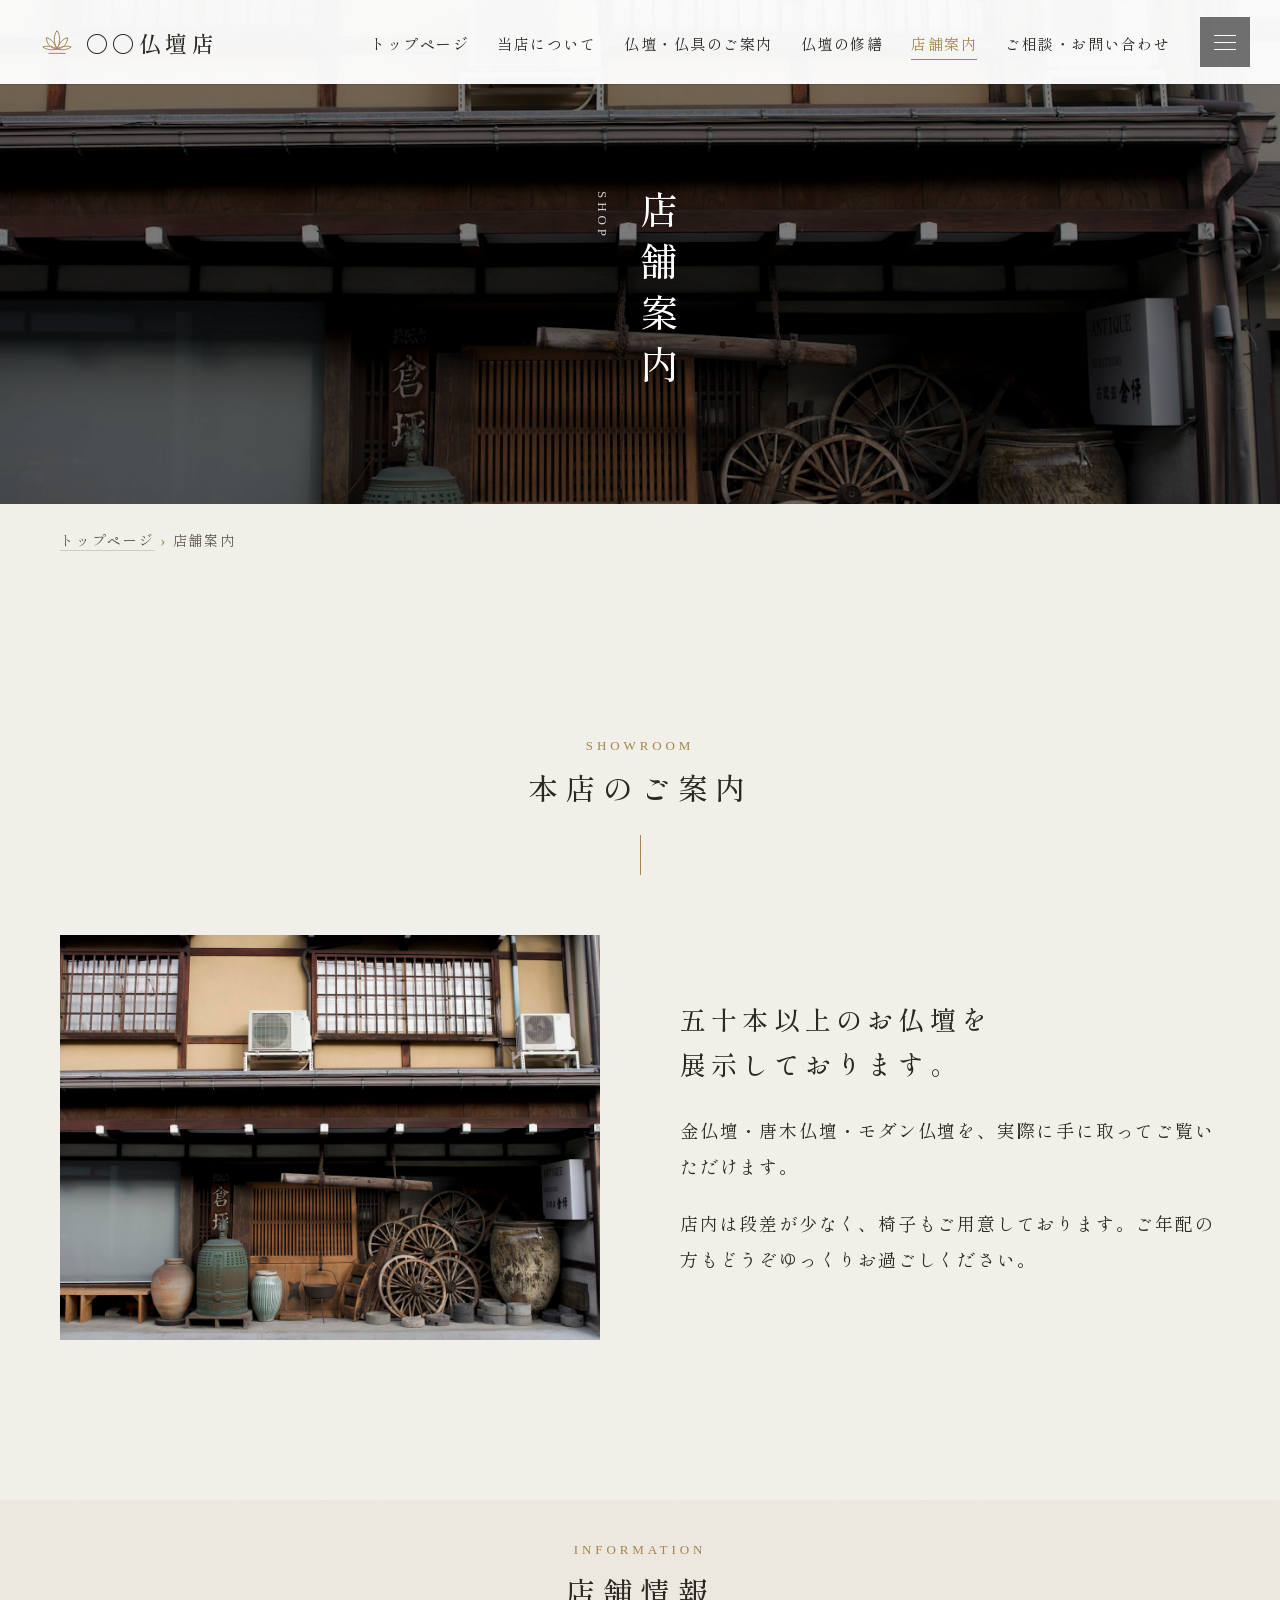
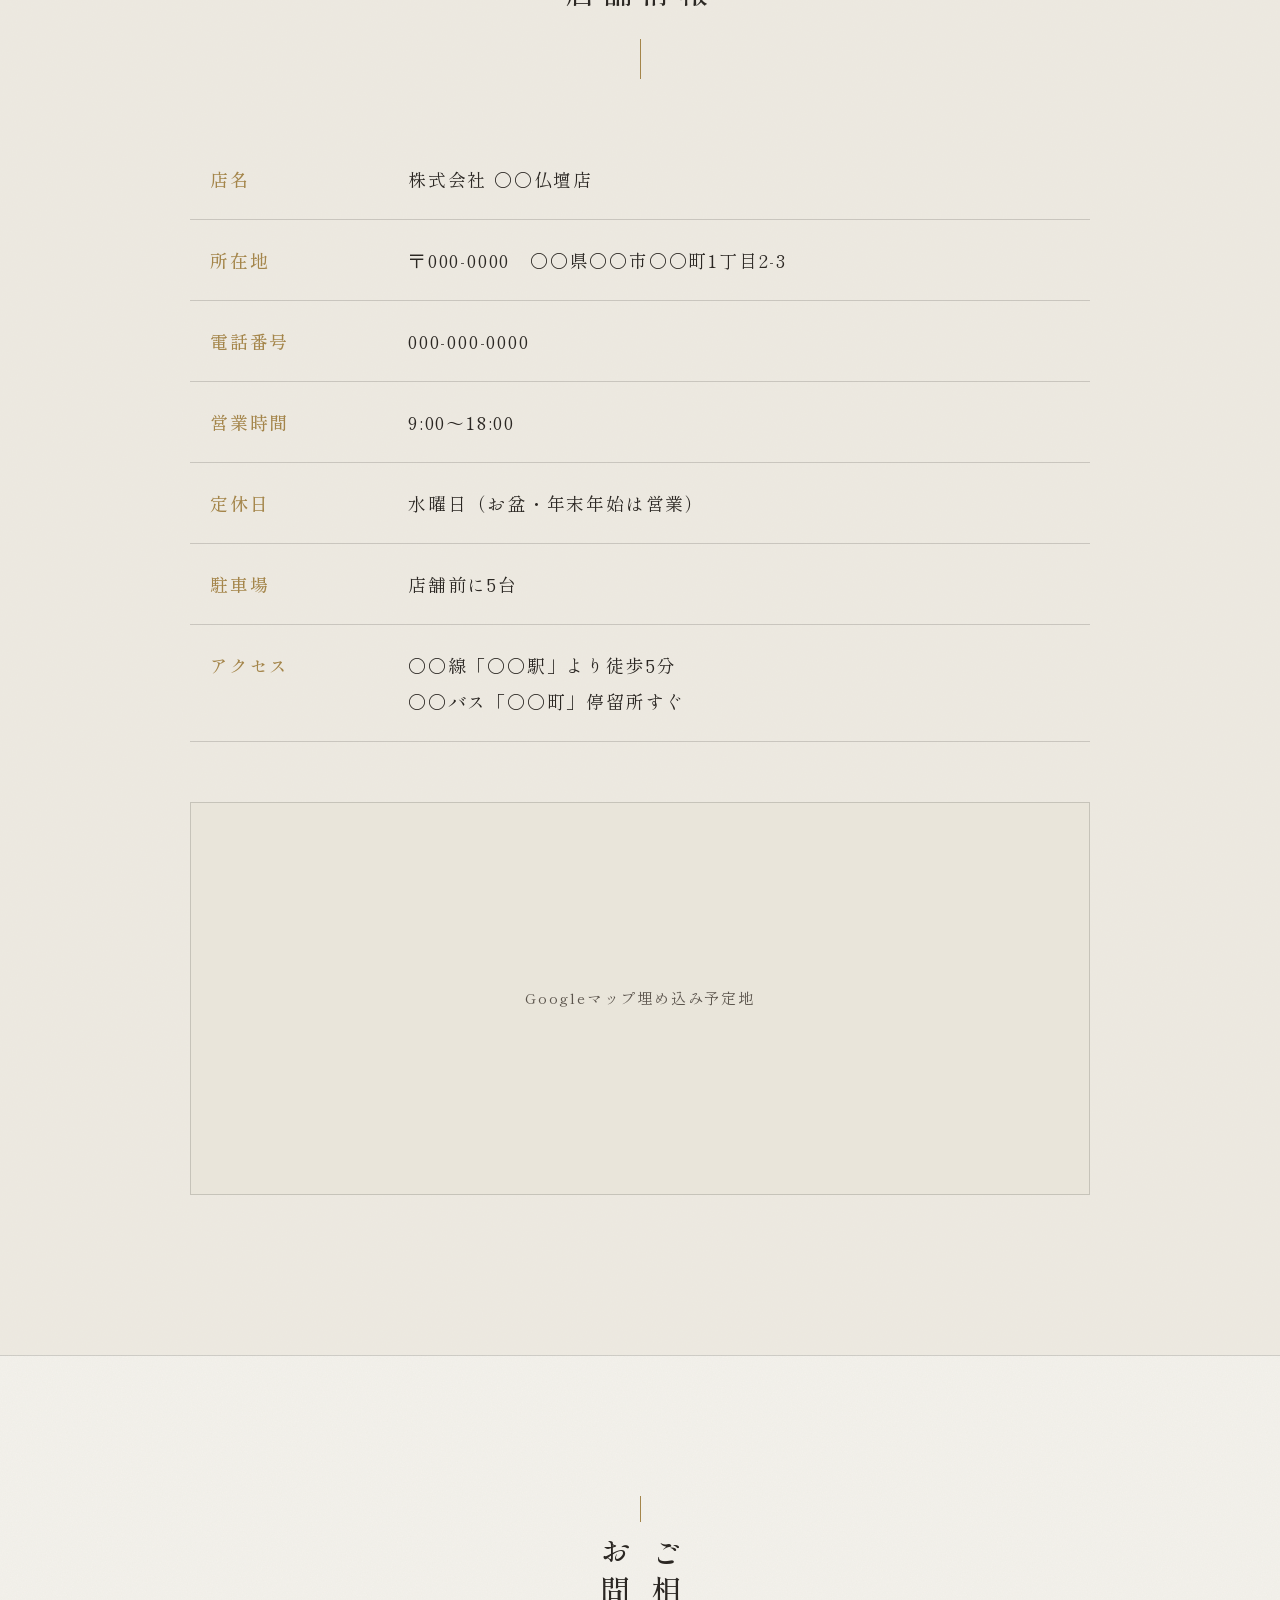
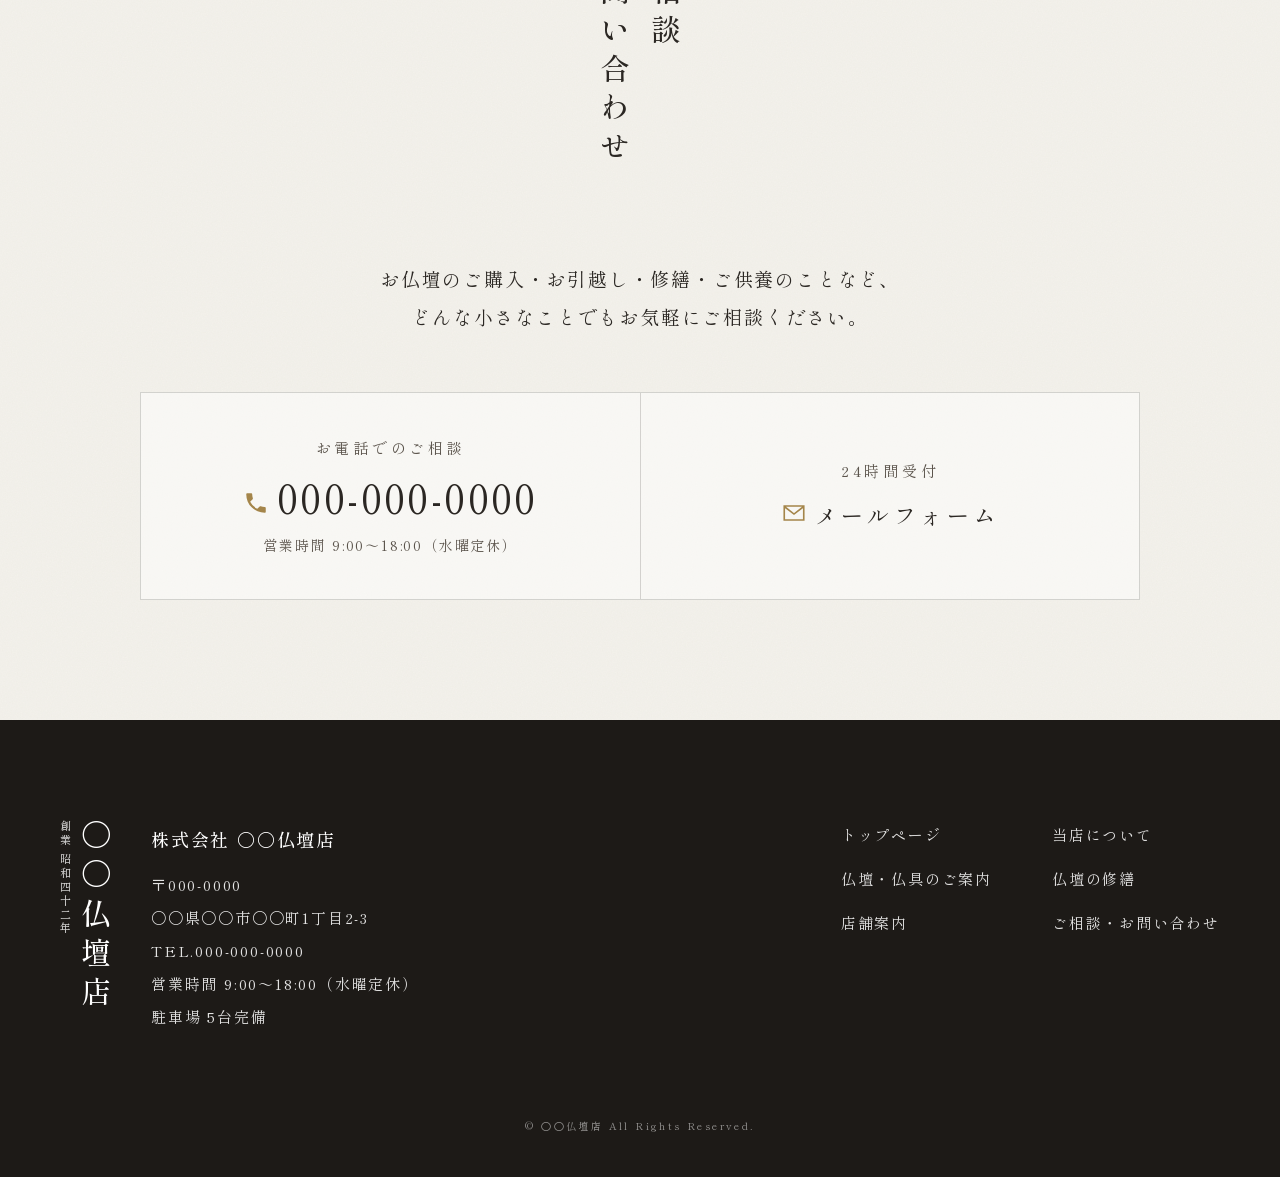
<file: shop/index.html>
<!DOCTYPE html>
<html lang="ja">
<head>
<meta charset="UTF-8">
<meta name="viewport" content="width=device-width, initial-scale=1">
<title>店舗案内｜〇〇仏壇店</title>
<meta name="description" content="〇〇仏壇店 本店の所在地・営業時間・駐車場・アクセスのご案内です。">
<script>document.documentElement.classList.add("js");</script>
<link rel="preconnect" href="https://fonts.googleapis.com">
<link rel="preconnect" href="https://fonts.gstatic.com" crossorigin>
<link rel="stylesheet" href="https://fonts.googleapis.com/css2?family=Shippori+Mincho:wght@400;500;600&display=swap">
<link rel="stylesheet" href="../assets/css/style.css">
</head>
<body class="is-sub">
<div class="page-fade" aria-hidden="true"></div>

<!-- ロゴマーク（蓮）：各所で <use> して使い回す -->
<svg width="0" height="0" style="position:absolute" aria-hidden="true">
  <symbol id="lotus" viewBox="0 0 48 48"><g fill="none" stroke="currentColor" stroke-width="1.4" stroke-linejoin="round"><path d="M24 8c-5 6-5 18 0 26 5-8 5-20 0-26z"/><path d="M24 34c-3-9-9-15-15-16 0 8 6 15 15 16z"/><path d="M24 34c3-9 9-15 15-16 0 8-6 15-15 16z"/><path d="M24 34C18 30 10 29 4 31c5 4 13 5 20 3z"/><path d="M24 34c6-4 14-5 20-3-5 4-13 5-20 3z"/><path d="M12 40h24"/></g></symbol>
  <symbol id="i-tel" viewBox="0 0 24 24"><path fill="currentColor" d="M6.6 10.8a15.1 15.1 0 0 0 6.6 6.6l2.2-2.2c.3-.3.7-.4 1-.2 1.1.4 2.3.6 3.6.6.6 0 1 .4 1 1V20c0 .6-.4 1-1 1A17 17 0 0 1 3 4c0-.6.4-1 1-1h3.5c.6 0 1 .4 1 1 0 1.3.2 2.5.6 3.6.1.3 0 .7-.2 1z"/></symbol>
  <symbol id="i-mail" viewBox="0 0 24 24"><path fill="none" stroke="currentColor" stroke-width="1.5" d="M3 5.5h18v13H3zM3 6l9 7 9-7"/></symbol>
  <symbol id="i-up" viewBox="0 0 24 24"><path fill="none" stroke="currentColor" stroke-width="1.5" d="M5 15l7-7 7 7"/></symbol>
</svg>

<!-- ========== 共通ヘッダー ここから ========== -->
<header class="header">
  <a class="header__logo" href="../index.html">
    <svg class="logo-mark" aria-hidden="true"><use href="#lotus"/></svg>
    <span class="logo-name">〇〇仏壇店</span>
  </a>
  <nav class="header__nav" aria-label="グローバルナビゲーション">
    <ul>
      <li><a href="../index.html">トップページ</a></li>
      <li><a href="../about/index.html">当店について</a></li>
      <li><a href="../products/index.html">仏壇・仏具のご案内</a></li>
      <li><a href="../repair/index.html">仏壇の修繕</a></li>
      <li><a class="is-current" href="../shop/index.html" aria-current="page">店舗案内</a></li>
      <li><a href="../contact/index.html">ご相談・お問い合わせ</a></li>
    </ul>
  </nav>
  <a class="header__tel" href="tel:0000000000"><small>お電話でのご相談</small>TEL.000-000-0000</a>
</header>

<button class="menu-btn" type="button" aria-label="メニューを開く" aria-controls="gmenu" aria-expanded="false"><span></span><span></span><span></span></button>
<nav class="gmenu" id="gmenu" aria-label="メニュー">
  <div class="gmenu__inner">
    <ul class="gmenu__list">
      <li><a href="../index.html">トップページ</a></li>
      <li><a href="../about/index.html">当店について</a></li>
      <li><a href="../products/index.html">仏壇・仏具のご案内</a></li>
      <li><a href="../repair/index.html">仏壇の修繕</a></li>
      <li><a class="is-current" href="../shop/index.html" aria-current="page">店舗案内</a></li>
      <li><a href="../contact/index.html">ご相談・お問い合わせ</a></li>
    </ul>
    <div class="gmenu__info">
      〇〇仏壇店<br>
      〒000-0000 〇〇県〇〇市〇〇町1丁目2-3<br>
      <a class="tel" href="tel:0000000000">TEL.000-000-0000</a>
      営業時間 9:00〜18:00（水曜定休）
    </div>
  </div>
</nav>
<!-- ========== 共通ヘッダー ここまで ========== -->

<div class="page-hero" id="top">
  <img src="../assets/img/shop.jpg" alt="">
  <h1 class="page-hero__title">店舗案内<small>SHOP</small></h1>
</div>
<nav class="breadcrumb" aria-label="パンくずリスト">
  <ol>
    <li><a href="../index.html">トップページ</a></li>
    <li aria-current="page">店舗案内</li>
  </ol>
</nav>
<main>
  <section class="section">
    <div class="wrapper">
      <h2 class="h-title fade-up"><small>SHOWROOM</small>本店のご案内</h2>
      <div class="media">
        <div class="media__img fade-up"><img src="../assets/img/shop.jpg" alt="〇〇仏壇店の店構え" loading="lazy"></div>
        <div class="media__body fade-up delay-1">
          <h3 class="media__title">五十本以上のお仏壇を<br>展示しております。</h3>
          <p>金仏壇・唐木仏壇・モダン仏壇を、実際に手に取ってご覧いただけます。</p>
          <p>店内は段差が少なく、椅子もご用意しております。ご年配の方もどうぞゆっくりお過ごしください。</p>
        </div>
      </div>
    </div>
  </section>

  <section class="section bg-deep">
    <div class="wrapper">
      <h2 class="h-title fade-up"><small>INFORMATION</small>店舗情報</h2>
      <table class="table fade-up">
        <tr><th>店名</th><td>株式会社 〇〇仏壇店</td></tr>
        <tr><th>所在地</th><td>〒000-0000　〇〇県〇〇市〇〇町1丁目2-3</td></tr>
        <tr><th>電話番号</th><td><a href="tel:0000000000">000-000-0000</a></td></tr>
        <tr><th>営業時間</th><td>9:00〜18:00</td></tr>
        <tr><th>定休日</th><td>水曜日（お盆・年末年始は営業）</td></tr>
        <tr><th>駐車場</th><td>店舗前に5台</td></tr>
        <tr><th>アクセス</th><td>〇〇線「〇〇駅」より徒歩5分<br>〇〇バス「〇〇町」停留所すぐ</td></tr>
      </table>
      <div class="map fade-up">Googleマップ埋め込み予定地</div>
    </div>
  </section>
</main>

<!-- ========== お問い合わせ帯（共通） ========== -->
<section class="contact-band" aria-labelledby="contact-band-title">
  <div class="wrapper">
    <h2 class="sec-title sec-title--center fade-up" id="contact-band-title">ご相談<br>お問い合わせ</h2>
    <p class="contact-band__lead fade-up">お仏壇のご購入・お引越し・修繕・ご供養のことなど、<br class="pc-only">どんな小さなことでもお気軽にご相談ください。</p>
    <div class="contact-box fade-up">
      <div>
        <p class="contact-box__label">お電話でのご相談</p>
        <a class="contact-box__tel" href="tel:0000000000"><svg aria-hidden="true"><use href="#i-tel"/></svg>000-000-0000</a>
        <p class="contact-box__note">営業時間 9:00〜18:00（水曜定休）</p>
      </div>
      <a class="contact-box__mail" href="../contact/index.html">
        <span class="contact-box__label">24時間受付</span>
        <span><svg aria-hidden="true"><use href="#i-mail"/></svg>メールフォーム</span>
      </a>
    </div>
  </div>
</section>

<!-- ========== 共通フッター ========== -->
<footer class="footer">
  <div class="wrapper">
    <div class="footer__inner">
      <div class="footer__brand">
        <p class="logo-name">〇〇仏壇店<small>創業 昭和四十二年</small></p>
        <address class="footer__address">
          <strong>株式会社 〇〇仏壇店</strong>
          〒000-0000<br>
          〇〇県〇〇市〇〇町1丁目2-3<br>
          TEL.000-000-0000<br>
          営業時間 9:00〜18:00（水曜定休）<br>
          駐車場 5台完備
        </address>
      </div>
      <nav class="footer__nav" aria-label="フッターナビゲーション">
        <ul>
      <li><a href="../index.html">トップページ</a></li>
      <li><a href="../about/index.html">当店について</a></li>
      <li><a href="../products/index.html">仏壇・仏具のご案内</a></li>
      <li><a href="../repair/index.html">仏壇の修繕</a></li>
      <li><a href="../shop/index.html">店舗案内</a></li>
      <li><a href="../contact/index.html">ご相談・お問い合わせ</a></li>
        </ul>
      </nav>
    </div>
    <p class="footer__copy"><small>&copy; 〇〇仏壇店 All Rights Reserved.</small></p>
  </div>
</footer>

<a class="to-top" href="#top" aria-label="ページの先頭へ"><svg aria-hidden="true"><use href="#i-up"/></svg></a>

<div class="sp-cta">
  <a href="tel:0000000000">電話で相談</a>
  <a href="../contact/index.html">メールで相談</a>
</div>

<script src="../assets/js/main.js"></script>
</body>
</html>
</file>
<file: assets/css/style.css>
@charset "UTF-8";
/* =========================================================
   〇〇仏壇店  共通スタイル
   - 明朝体・縦書き見出し・和紙の地色・金のアクセント
   - 1000px 未満では本文を横書きに切り替えて読みやすくする
   ========================================================= */

:root {
  --paper: #f4f2ec;
  --paper-deep: #e9e5da;
  --ink: #2b2723;
  --ink-soft: #5b544c;
  --gold: #a4854a;
  --gold-light: #cfb57e;
  --lacquer: #1d1a17;
  --line: rgba(43, 39, 35, .18);
  --white: #fff;
  --side-w: 116px;
  --ease: cubic-bezier(.25, .46, .45, .94);
  --font: "Shippori Mincho", "Hiragino Mincho ProN", "Yu Mincho", serif;
}

*, *::before, *::after { box-sizing: border-box; margin: 0; padding: 0; }

html { scroll-behavior: smooth; -webkit-text-size-adjust: 100%; overflow-x: clip; }

body {
  font-family: var(--font);
  font-size: 18px;
  line-height: 2;
  letter-spacing: .1em;
  color: var(--ink);
  background-color: var(--paper);
  /* 和紙の繊維感（SVGノイズ） */
  background-image: url("data:image/svg+xml,%3Csvg xmlns='http://www.w3.org/2000/svg' width='300' height='300'%3E%3Cfilter id='n'%3E%3CfeTurbulence type='fractalNoise' baseFrequency='.8' numOctaves='3' stitchTiles='stitch'/%3E%3CfeColorMatrix values='0 0 0 0 .4 0 0 0 0 .36 0 0 0 0 .3 0 0 0 .07 0'/%3E%3C/filter%3E%3Crect width='100%25' height='100%25' filter='url(%23n)'/%3E%3C/svg%3E");
  overflow-x: hidden;
  -webkit-font-smoothing: antialiased;
}

img { max-width: 100%; height: auto; display: block; }
a { color: inherit; text-decoration: none; }
ul, ol { list-style: none; }
h1, h2, h3, h4 { font-weight: 500; }
button { font: inherit; color: inherit; background: none; border: 0; cursor: pointer; }

.vertical { writing-mode: vertical-rl; }
.sp-only { display: none; }
.visually-hidden {
  position: absolute; width: 1px; height: 1px; overflow: hidden;
  clip: rect(0 0 0 0); white-space: nowrap;
}

/* ---------- ページ遷移（やわらかいフェード） ---------- */
.page-fade {
  position: fixed; inset: 0; z-index: 999;
  background: var(--paper);
  pointer-events: none;
  opacity: 1;
  transition: opacity 1.2s var(--ease);
}
.is-loaded .page-fade { opacity: 0; }
.is-leaving .page-fade { opacity: 1; transition-duration: .6s; }
/* JSが無効な環境では覆いを出さない */
html:not(.js) .page-fade { display: none; }

/* ---------- スクロールでふわっと表示 ---------- */
.js .fade-up {
  opacity: 0;
  transform: translateY(40px);
  transition: opacity 1.4s var(--ease), transform 1.4s var(--ease);
}
.js .fade-up.is-in { opacity: 1; transform: none; }
.fade-up.delay-1 { transition-delay: .15s; }
.fade-up.delay-2 { transition-delay: .3s; }
.fade-up.delay-3 { transition-delay: .45s; }

/* =========================================================
   ロゴ
   ========================================================= */
.logo-mark { width: 44px; height: 44px; color: currentColor; }
.logo-name { font-size: 30px; letter-spacing: .3em; line-height: 1; font-weight: 500; }
.logo-name small { display: block; font-size: 11px; letter-spacing: .25em; margin-top: 12px; opacity: .8; }

/* =========================================================
   トップ：メインビジュアル
   ========================================================= */
.mv {
  position: relative;
  height: 100vh;
  height: 100svh;
  min-height: 560px;
  overflow: hidden;
  color: var(--white);
  background: var(--lacquer);
}
.mv__slides { position: absolute; inset: 0; filter: brightness(60%); }
.mv__slide {
  position: absolute; inset: 0;
  opacity: 0;
  transform: scale(1);
  transition: opacity 2s linear, transform 8s linear;
}
.mv__slide img { width: 100%; height: 100%; object-fit: cover; }
.mv__slide.is-show { opacity: 1; }
.mv__slide.is-zoom { transform: scale(1.1); }

/* 左の縦長サイドバー */
.mv__side {
  position: absolute; top: 0; left: 0; z-index: 3;
  width: var(--side-w); height: 100%;
  display: flex; flex-direction: column; align-items: center; justify-content: space-between;
  padding: 50px 0 40px;
  border-right: 1px solid rgba(255, 255, 255, .2);
}
.mv__logo { display: flex; flex-direction: column; align-items: center; gap: 22px; }
.mv__logo .logo-name { writing-mode: vertical-rl; font-size: 34px; }
.mv__logo .logo-name small { margin: 0 12px 0 0; }
.mv__side-text { writing-mode: vertical-rl; font-size: 14px; letter-spacing: .2em; line-height: 2.2; opacity: .9; }

/* 中央のキャッチコピー（縦書き） */
.mv__catch {
  position: absolute; z-index: 3;
  top: 50%; left: 50%;
  transform: translate(-50%, -50%);
  writing-mode: vertical-rl;
  font-size: clamp(30px, 3vw, 42px);
  line-height: 2;
  letter-spacing: .3em;
  font-weight: 500;
  text-shadow: 0 0 24px rgba(0, 0, 0, .4);
}
.mv__catch-line { display: block; overflow: hidden; }
.mv__catch-line span { display: block; }
.js .mv__catch-line span { opacity: 0; transform: translateY(-100%); }
.is-loaded .mv__catch-line span { animation: slideDown 2.4s var(--ease) forwards; }
.is-loaded .mv__catch-line:nth-child(2) span { animation-delay: .5s; }
.is-loaded .mv__catch-line:nth-child(3) span { animation-delay: 1s; }
@keyframes slideDown { to { opacity: 1; transform: none; } }

/* 右端の縦リンク */
.mv__right {
  position: absolute; top: 0; right: 0; z-index: 3; height: 100%;
  display: flex; flex-direction: column; justify-content: center;
}
.mv__right-link {
  writing-mode: vertical-rl;
  display: flex; align-items: center; gap: 14px;
  padding: 36px 17px;
  background: rgba(0, 0, 0, .5);
  font-size: 16px; letter-spacing: .25em;
  transition: background .4s;
}
.mv__right-link:hover { background: rgba(0, 0, 0, .8); }
.mv__right-link svg { width: 18px; height: 18px; }

/* スライド進行バー */
.mv__bar {
  position: absolute; z-index: 3; left: 50%; bottom: 28px;
  transform: translateX(-50%);
  display: flex; gap: 4px;
}
.mv__bar span { width: 60px; height: 2px; background: rgba(255, 255, 255, .25); position: relative; overflow: hidden; }
.mv__bar span::after {
  content: ""; position: absolute; inset: 0; background: #fff;
  transform: scaleX(0); transform-origin: left;
}
.mv__bar span.is-active::after { animation: barGrow var(--slide-ms, 6000ms) linear forwards; }
@keyframes barGrow { to { transform: scaleX(1); } }

.mv__scroll {
  position: absolute; z-index: 3; bottom: 0; right: 110px;
  writing-mode: vertical-rl; font-size: 12px; letter-spacing: .3em;
  padding-bottom: 90px;
}
.mv__scroll::after {
  content: ""; position: absolute; bottom: 0; left: 50%;
  width: 1px; height: 80px; background: rgba(255, 255, 255, .6);
  animation: scrollLine 2.4s var(--ease) infinite;
  transform-origin: top;
}
@keyframes scrollLine { 0% { transform: scaleY(0); } 50% { transform: scaleY(1); transform-origin: top; } 51% { transform-origin: bottom; } 100% { transform: scaleY(0); transform-origin: bottom; } }

/* =========================================================
   固定ヘッダー（トップは500pxスクロールで出現／下層は常時）
   ========================================================= */
.header {
  position: fixed; top: 0; left: 0; right: 0; z-index: 100;
  height: 84px;
  display: flex; align-items: center; justify-content: space-between;
  padding: 0 110px 0 40px;
  background: rgba(255, 255, 255, .96);
  box-shadow: 0 1px 0 var(--line);
  transform: translateY(-100%);
  transition: transform .5s var(--ease);
}
.header.is-show, .is-sub .header { transform: none; }
.header__logo { display: flex; align-items: center; gap: 12px; }
.header__logo .logo-mark { width: 34px; height: 34px; color: var(--gold); }
.header__logo .logo-name { font-size: 22px; letter-spacing: .2em; }
.header__nav ul { display: flex; gap: 28px; }
.header__nav a { font-size: 15px; letter-spacing: .1em; position: relative; padding: 6px 0; white-space: nowrap; }
.header__nav a::after {
  content: ""; position: absolute; left: 0; bottom: 0; width: 100%; height: 1px;
  background: var(--gold); transform: scaleX(0); transition: transform .4s var(--ease);
}
.header__nav a:hover::after, .header__nav a.is-current::after { transform: scaleX(1); }
.header__nav a.is-current { color: var(--gold); }
.header__tel { font-size: 20px; letter-spacing: .08em; white-space: nowrap; }
.header__tel small { font-size: 12px; display: block; line-height: 1.2; color: var(--ink-soft); }

/* =========================================================
   ハンバーガー＋全画面メニュー
   ========================================================= */
.menu-btn {
  position: fixed; top: 17px; right: 30px; z-index: 300;
  width: 50px; height: 50px;
  background: rgba(0, 0, 0, .55);
  transition: background .3s;
}
.menu-btn:hover { background: rgba(0, 0, 0, .8); }
.menu-btn span {
  position: absolute; left: 14px; width: 22px; height: 1px; background: #fff;
  transition: transform .4s var(--ease), opacity .4s, top .4s var(--ease);
}
.menu-btn span:nth-child(1) { top: 18px; }
.menu-btn span:nth-child(2) { top: 25px; }
.menu-btn span:nth-child(3) { top: 32px; }
.menu-open .menu-btn span:nth-child(1) { top: 25px; transform: rotate(45deg); }
.menu-open .menu-btn span:nth-child(2) { opacity: 0; }
.menu-open .menu-btn span:nth-child(3) { top: 25px; transform: rotate(-45deg); }

.gmenu {
  position: fixed; inset: 0; z-index: 250;
  background: rgba(20, 17, 14, .94);
  color: #fff;
  display: flex; align-items: center; justify-content: center;
  opacity: 0; visibility: hidden;
  transition: opacity .7s var(--ease), visibility .7s;
}
.menu-open .gmenu { opacity: 1; visibility: visible; }
.menu-open { overflow: hidden; }
.gmenu__inner { display: flex; flex-direction: row-reverse; gap: 80px; align-items: flex-start; }
.gmenu__list { writing-mode: vertical-rl; display: flex; gap: 10px; }
.gmenu__list a {
  display: block; font-size: 24px; letter-spacing: .3em; padding: 0 18px;
  opacity: 0; transform: translateY(-20px);
  transition: opacity .6s var(--ease), transform .6s var(--ease), color .3s;
}
.gmenu__list a:hover, .gmenu__list a.is-current { color: var(--gold-light); }
.menu-open .gmenu__list a { opacity: 1; transform: none; }
.menu-open .gmenu__list li:nth-child(2) a { transition-delay: .06s; }
.menu-open .gmenu__list li:nth-child(3) a { transition-delay: .12s; }
.menu-open .gmenu__list li:nth-child(4) a { transition-delay: .18s; }
.menu-open .gmenu__list li:nth-child(5) a { transition-delay: .24s; }
.menu-open .gmenu__list li:nth-child(6) a { transition-delay: .3s; }
.gmenu__info { font-size: 15px; line-height: 2.2; border-top: 1px solid rgba(255, 255, 255, .25); padding-top: 24px; }
.gmenu__info .tel { font-size: 28px; letter-spacing: .06em; display: block; }

/* =========================================================
   セクション共通
   ========================================================= */
.wrapper { max-width: 1400px; margin: 0 auto; padding: 0 60px; }
.section { position: relative; padding: 160px 0; overflow-x: clip; }
.section + .section { padding-top: 40px; }

/* 縦書きのセクション見出し */
.sec-title {
  writing-mode: vertical-rl;
  font-size: 30px;
  line-height: 1.7;
  letter-spacing: .3em;
  position: relative;
  padding-top: 40px;
}
.sec-title::before {
  content: ""; position: absolute; top: 0; left: 50%;
  width: 1px; height: 26px; background: var(--gold);
}
.sec-title--center { margin: 0 auto 90px; }

/* 縦書きの本文ブロック（右から左へ読む） */
.v-text {
  writing-mode: vertical-rl;
  display: flex; flex-direction: column; gap: 0;
  height: 26em;
  font-size: 18px;
  line-height: 2.4;
  letter-spacing: .2em;
}
.v-text p + p { margin-right: 2.4em; }
.v-text .em { font-size: 26px; letter-spacing: .25em; line-height: 1.9; margin-left: 1.6em; }

/* 丸い矢印リンク */
.circle-link {
  display: inline-flex; align-items: center; gap: 24px;
  font-size: 16px; letter-spacing: .2em;
}
.circle-link__arrow {
  position: relative; width: 120px; height: 120px; flex-shrink: 0;
  border: 1px solid var(--line); border-radius: 50%;
  transition: border-color .4s, background .4s;
}
.circle-link__arrow::before {
  content: ""; position: absolute; top: 50%; left: 30px; width: 60px; height: 1px; background: var(--ink);
  transition: transform .5s var(--ease);
}
.circle-link__arrow::after {
  content: ""; position: absolute; top: 50%; right: 30px; width: 10px; height: 1px; background: var(--ink);
  transform-origin: right; transform: rotate(35deg);
  transition: transform .5s var(--ease);
}
.circle-link:hover .circle-link__arrow { border-color: var(--gold); background: rgba(164, 133, 74, .08); }
.circle-link:hover .circle-link__arrow::before { transform: translateX(8px); }
.circle-link:hover .circle-link__arrow::after { transform: translateX(8px) rotate(35deg); }

.more-link { text-align: center; margin-top: 80px; }

/* 青海波の飾り */
.wave-deco {
  position: absolute; width: 360px; height: 180px; pointer-events: none; opacity: .5;
  background-image: url("data:image/svg+xml,%3Csvg xmlns='http://www.w3.org/2000/svg' width='60' height='30' viewBox='0 0 60 30'%3E%3Cg fill='none' stroke='%23a4854a' stroke-width='.8'%3E%3Ccircle cx='30' cy='30' r='28'/%3E%3Ccircle cx='30' cy='30' r='21'/%3E%3Ccircle cx='30' cy='30' r='14'/%3E%3Ccircle cx='30' cy='30' r='7'/%3E%3Ccircle cx='0' cy='15' r='28'/%3E%3Ccircle cx='0' cy='15' r='21'/%3E%3Ccircle cx='0' cy='15' r='14'/%3E%3Ccircle cx='60' cy='15' r='28'/%3E%3Ccircle cx='60' cy='15' r='21'/%3E%3Ccircle cx='60' cy='15' r='14'/%3E%3C/g%3E%3C/svg%3E");
  -webkit-mask-image: radial-gradient(ellipse at center, #000 30%, transparent 70%);
          mask-image: radial-gradient(ellipse at center, #000 30%, transparent 70%);
}

/* ---------- トップ：ごあいさつ ---------- */
.intro__inner { display: flex; flex-direction: row-reverse; justify-content: center; gap: 110px; }
.intro .sec-title { font-size: 34px; }
.intro .circle-link { writing-mode: vertical-rl; align-self: flex-end; }
.intro .wave-deco { left: -40px; top: 60px; }

/* ---------- 仏壇・仏具のご案内（2×2グリッド） ---------- */
.cards { display: grid; grid-template-columns: repeat(2, 1fr); gap: 40px; }
.card {
  position: relative; display: block; height: 420px; overflow: hidden; color: #fff;
  background: var(--lacquer);
}
.card img {
  position: absolute; inset: 0; width: 100%; height: 100%; object-fit: cover;
  filter: brightness(62%);
  transition: transform 1.6s var(--ease), filter .8s;
}
.card:hover img { transform: scale(1.06); filter: brightness(45%); }
.card__title {
  position: absolute; top: 44px; right: 44px;
  writing-mode: vertical-rl; font-size: 28px; letter-spacing: .3em; line-height: 1.6;
}
.card__title small { display: block; font-size: 16px; letter-spacing: .2em; margin-right: 10px; opacity: .85; }
.card__text {
  position: absolute; left: 40px; bottom: 36px; right: 140px;
  font-size: 16px; line-height: 1.9; letter-spacing: .1em;
}
.card__more {
  position: absolute; left: 40px; bottom: -30px; opacity: 0;
  font-size: 13px; letter-spacing: .25em; border-bottom: 1px solid rgba(255, 255, 255, .6);
  transition: opacity .6s, bottom .6s var(--ease);
}

/* ---------- 修繕 ---------- */
.repair__lead { text-align: center; font-size: 22px; letter-spacing: .2em; margin-bottom: 70px; }
.repair__lead ruby rt { font-size: 11px; letter-spacing: .2em; }
.troubles { display: flex; justify-content: center; gap: 40px; margin-bottom: 90px; }
.trouble {
  width: 220px; height: 220px; border-radius: 50%;
  border: 1px solid var(--gold);
  display: flex; align-items: center; justify-content: center;
  writing-mode: vertical-rl;
  font-size: 22px; letter-spacing: .25em; line-height: 1.8;
  background: rgba(255, 255, 255, .45);
  position: relative;
}
.trouble::before {
  content: ""; position: absolute; inset: 8px; border-radius: 50%; border: 1px solid rgba(164, 133, 74, .35);
}
.repair__body { display: flex; flex-direction: row-reverse; justify-content: center; align-items: flex-start; gap: 80px; }
.repair__body .v-text { height: 17em; }
.repair__img { width: 460px; aspect-ratio: 4 / 3; object-fit: cover; }

/* ---------- 店舗案内 ---------- */
.shop__inner { display: flex; flex-direction: row-reverse; justify-content: center; align-items: flex-start; gap: 80px; }
.shop__side-img { width: 220px; height: 560px; object-fit: cover; }
.shop__main { display: flex; flex-direction: column; gap: 60px; }
.shop__main .v-text { height: 16em; align-self: flex-end; }
.info-box { background: var(--lacquer); color: #fff; padding: 50px 56px; min-width: 560px; }
.info-box__title { font-size: 20px; letter-spacing: .3em; margin-bottom: 26px; display: flex; align-items: center; gap: 16px; }
.info-box__title::after { content: ""; flex: 1; height: 1px; background: rgba(255, 255, 255, .25); }
.info-box dl { display: grid; grid-template-columns: 7em 1fr; row-gap: 10px; font-size: 17px; line-height: 1.9; }
.info-box dt { color: var(--gold-light); }
.info-box a { border-bottom: 1px solid rgba(255, 255, 255, .4); }
.info-box .big-tel { font-size: 24px; letter-spacing: .06em; border: 0; }

/* =========================================================
   お問い合わせ帯（全ページ共通）
   ========================================================= */
.contact-band { padding: 140px 0 120px; border-top: 1px solid var(--line); position: relative; }
.contact-band__lead { text-align: center; font-size: 19px; margin-bottom: 56px; }
.contact-box { display: grid; grid-template-columns: 1fr 1fr; max-width: 1000px; margin: 0 auto; border: 1px solid var(--line); background: rgba(255, 255, 255, .5); }
.contact-box > * { padding: 40px 30px; text-align: center; display: flex; flex-direction: column; align-items: center; justify-content: center; gap: 6px; }
.contact-box > * + * { border-left: 1px solid var(--line); }
.contact-box__label { font-size: 15px; letter-spacing: .25em; color: var(--ink-soft); }
.contact-box__tel { font-size: 40px; letter-spacing: .06em; line-height: 1.4; }
.contact-box__tel svg, .contact-box__mail svg { width: 26px; height: 26px; vertical-align: -2px; margin-right: 8px; color: var(--gold); }
.contact-box__note { font-size: 14px; color: var(--ink-soft); }
.contact-box__mail { font-size: 22px; letter-spacing: .2em; transition: background .4s, color .4s; }
.contact-box__mail:hover { background: var(--lacquer); color: #fff; }

/* =========================================================
   フッター
   ========================================================= */
.footer { background: var(--lacquer); color: rgba(255, 255, 255, .88); padding: 100px 0 40px; }
.footer__inner { display: flex; justify-content: space-between; gap: 60px; flex-wrap: wrap; }
.footer__brand { display: flex; gap: 40px; }
.footer__brand .logo-name { writing-mode: vertical-rl; font-size: 30px; color: #fff; }
.footer__brand .logo-name small { margin: 0 10px 0 0; }
.footer__brand .logo-mark { color: var(--gold-light); }
.footer__address { font-size: 15px; line-height: 2.2; font-style: normal; }
.footer__address strong { font-size: 18px; font-weight: 500; display: block; margin-bottom: 8px; color: #fff; }
.footer__nav ul { display: grid; grid-template-columns: repeat(2, auto); gap: 14px 60px; font-size: 15px; }
.footer__nav a { transition: color .3s; }
.footer__nav a:hover { color: var(--gold-light); }
.footer__copy { margin-top: 80px; text-align: center; font-size: 12px; letter-spacing: .2em; opacity: .6; }

/* ページトップ */
.to-top {
  position: fixed; right: 30px; bottom: 30px; z-index: 90;
  width: 50px; height: 50px; background: rgba(0, 0, 0, .55); color: #fff;
  display: flex; align-items: center; justify-content: center;
  opacity: 0; visibility: hidden; transition: opacity .5s, visibility .5s, background .3s;
}
.to-top.is-show { opacity: 1; visibility: visible; }
.to-top:hover { background: rgba(0, 0, 0, .8); }
.to-top svg { width: 16px; height: 16px; }

/* スマホ用の固定CTA */
.sp-cta { display: none; }

/* =========================================================
   下層ページ
   ========================================================= */
.page-hero {
  position: relative; height: 56vh; min-height: 420px;
  color: #fff; overflow: hidden; background: var(--lacquer);
  display: flex; align-items: center; justify-content: center;
}
.page-hero img {
  position: absolute; inset: 0; width: 100%; height: 100%; object-fit: cover; filter: brightness(50%);
  transform: scale(1.08); transition: transform 3s var(--ease);
}
.is-loaded .page-hero img { transform: scale(1); }
.page-hero__title {
  position: relative; writing-mode: vertical-rl;
  font-size: 38px; letter-spacing: .35em; line-height: 1.6;
  margin-top: 84px;
}
.page-hero__title small { display: block; font-size: 13px; letter-spacing: .3em; margin-right: 16px; opacity: .8; font-family: Georgia, serif; }

.breadcrumb { max-width: 1400px; margin: 0 auto; padding: 22px 60px; font-size: 14px; color: var(--ink-soft); }
.breadcrumb ol { display: flex; flex-wrap: wrap; gap: 6px; }
.breadcrumb li + li::before { content: "›"; margin-right: 6px; color: var(--gold); }
.breadcrumb a { border-bottom: 1px solid var(--line); }
.breadcrumb a:hover { color: var(--gold); }

/* 下層の横書き見出し */
.h-title { text-align: center; font-size: 30px; letter-spacing: .25em; line-height: 1.6; margin-bottom: 60px; }
.h-title::after { content: ""; display: block; width: 1px; height: 40px; background: var(--gold); margin: 24px auto 0; }
.h-title small { display: block; font-size: 13px; letter-spacing: .3em; color: var(--gold); font-family: Georgia, serif; margin-bottom: 6px; }
.lead { max-width: 960px; margin: 0 auto 70px; text-align: center; font-size: 18px; line-height: 2.2; }

/* 画像と文章の2カラム */
.media { display: grid; grid-template-columns: 1fr 1fr; gap: 80px; align-items: center; }
.media + .media { margin-top: 120px; }
.media--rev .media__img { order: 2; }
.media__img img { width: 100%; aspect-ratio: 4 / 3; object-fit: cover; }
.media__title { font-size: 26px; letter-spacing: .2em; line-height: 1.7; margin-bottom: 26px; }
.media__title small { display: block; font-size: 15px; color: var(--gold); letter-spacing: .2em; }
.media__body p + p { margin-top: 1.2em; }
.price { margin-top: 26px; padding: 16px 22px; border-left: 2px solid var(--gold); background: rgba(255, 255, 255, .5); font-size: 16px; }
.price strong { font-size: 22px; font-weight: 500; }

/* 3つの特徴 */
.features { display: grid; grid-template-columns: repeat(3, 1fr); gap: 40px; }
.feature { background: rgba(255, 255, 255, .6); padding: 50px 36px; text-align: center; border-top: 2px solid var(--gold); }
.feature__num { font-size: 15px; letter-spacing: .3em; color: var(--gold); }
.feature__title { font-size: 22px; letter-spacing: .15em; margin: 12px 0 18px; line-height: 1.6; }
.feature p { font-size: 16px; text-align: left; }

/* 沿革 */
.history { max-width: 860px; margin: 0 auto; border-top: 1px solid var(--line); }
.history li { display: grid; grid-template-columns: 11em 1fr; gap: 20px; padding: 24px 10px; border-bottom: 1px solid var(--line); }
.history time { color: var(--gold); }

/* 流れ（STEP） */
.flow { display: grid; grid-template-columns: repeat(5, 1fr); gap: 16px; counter-reset: step; }
.flow li { background: rgba(255, 255, 255, .6); padding: 40px 18px 34px; text-align: center; position: relative; }
.flow li::before {
  counter-increment: step; content: "STEP " counter(step);
  display: block; font-family: Georgia, serif; font-size: 13px; letter-spacing: .2em; color: var(--gold); margin-bottom: 10px;
}
.flow li:not(:last-child)::after {
  content: ""; position: absolute; top: 50%; right: -12px; width: 8px; height: 8px;
  border-top: 1px solid var(--gold); border-right: 1px solid var(--gold); transform: translateY(-50%) rotate(45deg);
}
.flow h3 { font-size: 20px; letter-spacing: .15em; margin-bottom: 12px; }
.flow p { font-size: 15px; text-align: left; line-height: 1.9; }

/* よくある質問 */
.faq { max-width: 900px; margin: 0 auto; }
.faq details { border-bottom: 1px solid var(--line); }
.faq summary {
  list-style: none; cursor: pointer; padding: 26px 50px 26px 10px; font-size: 19px; position: relative;
}
.faq summary::-webkit-details-marker { display: none; }
.faq summary::before { content: "問"; color: var(--gold); margin-right: 16px; }
.faq summary::after {
  content: ""; position: absolute; right: 16px; top: 50%; width: 10px; height: 10px;
  border-right: 1px solid var(--ink); border-bottom: 1px solid var(--ink);
  transform: translateY(-70%) rotate(45deg); transition: transform .4s var(--ease);
}
.faq details[open] summary::after { transform: translateY(-30%) rotate(225deg); }
.faq .answer { padding: 0 10px 30px 52px; color: var(--ink-soft); }

/* 表 */
.table { width: 100%; max-width: 900px; margin: 0 auto; border-collapse: collapse; }
.table th, .table td { padding: 22px 20px; border-bottom: 1px solid var(--line); text-align: left; vertical-align: top; }
.table th { width: 11em; font-weight: 500; color: var(--gold); white-space: nowrap; }

.map {
  max-width: 900px; margin: 60px auto 0; aspect-ratio: 16 / 7;
  background: var(--paper-deep); display: flex; align-items: center; justify-content: center;
  color: var(--ink-soft); font-size: 15px; border: 1px solid var(--line);
}

/* フォーム */
.form { max-width: 820px; margin: 0 auto; }
.form__row { display: grid; grid-template-columns: 12em 1fr; gap: 24px; padding: 26px 0; border-bottom: 1px solid var(--line); align-items: start; }
.form__row label, .form__label { padding-top: 10px; font-size: 17px; }
.req { display: inline-block; font-size: 12px; background: var(--gold); color: #fff; padding: 0 8px; margin-left: 10px; letter-spacing: .1em; line-height: 1.8; vertical-align: 2px; }
.form input[type="text"], .form input[type="tel"], .form input[type="email"], .form select, .form textarea {
  width: 100%; font: inherit; font-size: 18px; padding: 14px 16px;
  border: 1px solid var(--line); background: #fff; color: var(--ink); border-radius: 0;
}
.form textarea { min-height: 200px; resize: vertical; }
.form input:focus, .form select:focus, .form textarea:focus { outline: 2px solid var(--gold-light); outline-offset: 1px; }
.form__checks { display: flex; flex-wrap: wrap; gap: 10px 26px; padding-top: 10px; }
.form__checks label { padding: 0; display: flex; align-items: center; gap: 8px; cursor: pointer; }
.form__checks input { width: 20px; height: 20px; accent-color: var(--gold); }
.form__submit { text-align: center; margin-top: 60px; }
.btn {
  display: inline-block; min-width: 320px; padding: 22px 40px;
  background: var(--lacquer); color: #fff; font-size: 18px; letter-spacing: .3em;
  transition: background .4s;
}
.btn:hover { background: var(--gold); }
.form__note { text-align: center; font-size: 14px; color: var(--ink-soft); margin-top: 20px; }

.bg-deep { background: rgba(233, 229, 218, .6); }

/* =========================================================
   レスポンシブ
   ========================================================= */
@media (max-width: 1440px) {
  .header__tel { display: none; }
}

@media (max-width: 1200px) {
  .header__nav { display: none; }
  .troubles { gap: 20px; }
  .trouble { width: 180px; height: 180px; font-size: 19px; }
  .flow { grid-template-columns: repeat(3, 1fr); row-gap: 30px; }
  .flow li:nth-child(3)::after { display: none; }
}

@media (max-width: 1000px) {
  body { font-size: 17px; }
  .wrapper { padding: 0 24px; }
  .section { padding: 100px 0; }
  .sp-only { display: block; }
  .pc-only { display: none; }

  /* メインビジュアル */
  .mv__side { width: auto; height: auto; border: 0; padding: 22px 24px; flex-direction: row; }
  .mv__logo { flex-direction: row; gap: 12px; }
  .mv__logo .logo-name { writing-mode: horizontal-tb; font-size: 22px; }
  .mv__logo .logo-name small { margin: 6px 0 0; font-size: 10px; }
  .mv__logo .logo-mark { width: 34px; height: 34px; }
  .mv__side-text, .mv__right, .mv__scroll { display: none; }
  .mv__catch { font-size: 30px; }

  .header { height: 68px; padding: 0 90px 0 20px; }
  .header__tel { display: none; }
  .header__logo .logo-name { font-size: 19px; }
  .menu-btn { top: 9px; right: 16px; }

  /* 縦書き本文 → 横書き */
  .v-text { writing-mode: horizontal-tb; height: auto; line-height: 2.1; letter-spacing: .08em; }
  .v-text p + p { margin: 1.4em 0 0; }
  .v-text .em { font-size: 22px; margin: 0 0 .6em; }

  .intro__inner, .repair__body, .shop__inner { flex-direction: column; align-items: center; gap: 50px; }
  .intro .circle-link { writing-mode: horizontal-tb; align-self: center; }
  .sec-title { font-size: 26px; }
  .intro .sec-title { font-size: 28px; }
  .sec-title--center { margin-bottom: 60px; }

  .cards { grid-template-columns: 1fr; gap: 20px; }
  .card { height: 300px; }
  .card__title { top: 28px; right: 28px; font-size: 24px; }
  .card__text { left: 24px; right: 110px; bottom: 24px; font-size: 15px; }

  .repair__lead { font-size: 16px; letter-spacing: .1em; margin-bottom: 40px; }
  .troubles { flex-wrap: wrap; gap: 14px; margin-bottom: 50px; }
  .trouble { width: calc(50% - 7px); max-width: 170px; height: auto; aspect-ratio: 1; font-size: 18px; }
  .repair__img { width: 100%; }

  .shop__side-img { width: 100%; height: 240px; }
  .shop__main { width: 100%; gap: 40px; }
  .info-box { min-width: 0; padding: 36px 24px; }
  .info-box dl { grid-template-columns: 1fr; row-gap: 0; }
  .info-box dd { margin-bottom: 12px; }

  .contact-band { padding: 90px 0 80px; }
  .contact-box { grid-template-columns: 1fr; }
  .contact-box > * + * { border-left: 0; border-top: 1px solid var(--line); }
  .contact-box__tel { font-size: 32px; }

  .footer { padding: 70px 0 110px; }
  .footer__inner { flex-direction: column; }
  .footer__copy { margin-top: 50px; }

  .to-top { bottom: 90px; right: 16px; }
  .sp-cta {
    display: grid; grid-template-columns: 1fr 1fr;
    position: fixed; left: 0; right: 0; bottom: 0; z-index: 95;
  }
  .sp-cta a { padding: 16px 0; text-align: center; font-size: 17px; letter-spacing: .15em; color: #fff; }
  .sp-cta a:first-child { background: var(--gold); }
  .sp-cta a:last-child { background: var(--lacquer); }

  .gmenu__inner { flex-direction: column; align-items: center; gap: 40px; }
  .gmenu__list { writing-mode: horizontal-tb; flex-direction: column; text-align: center; gap: 4px; }
  .gmenu__list a { font-size: 21px; padding: 10px; }
  .gmenu__info { text-align: center; }

  .page-hero { height: 44vh; min-height: 320px; }
  .page-hero__title { font-size: 30px; margin-top: 68px; }
  .breadcrumb { padding: 16px 24px; }
  .h-title { font-size: 25px; margin-bottom: 44px; }
  .lead { text-align: left; margin-bottom: 50px; }
  .media { grid-template-columns: 1fr; gap: 30px; }
  .media--rev .media__img { order: 0; }
  .media + .media { margin-top: 80px; }
  .features { grid-template-columns: 1fr; gap: 20px; }
  .flow { grid-template-columns: 1fr; }
  .flow li::after { display: none; }
  .history li { grid-template-columns: 1fr; gap: 0; }
  .table th, .table td { display: block; width: 100%; padding: 12px 6px; }
  .table th { border-bottom: 0; padding-top: 22px; }
  .form__row { grid-template-columns: 1fr; gap: 8px; }
  .btn { min-width: 0; width: 100%; }
}

@media (prefers-reduced-motion: reduce) {
  *, *::before, *::after { animation: none !important; transition: none !important; }
  .js .fade-up, .js .mv__catch-line span { opacity: 1; transform: none; }
  .page-fade { display: none; }
  html { scroll-behavior: auto; }
}

/* 署名・強調 */
.signature { text-align: right; margin-top: 2em; }
.lead strong { font-weight: 600; color: var(--ink); }
.nowrap { white-space: nowrap; }

/* 店主ごあいさつ（トップ） */
.owner__link { margin-top: 36px; }
.owner .media__img img { object-position: 40% 30%; }
</file>
